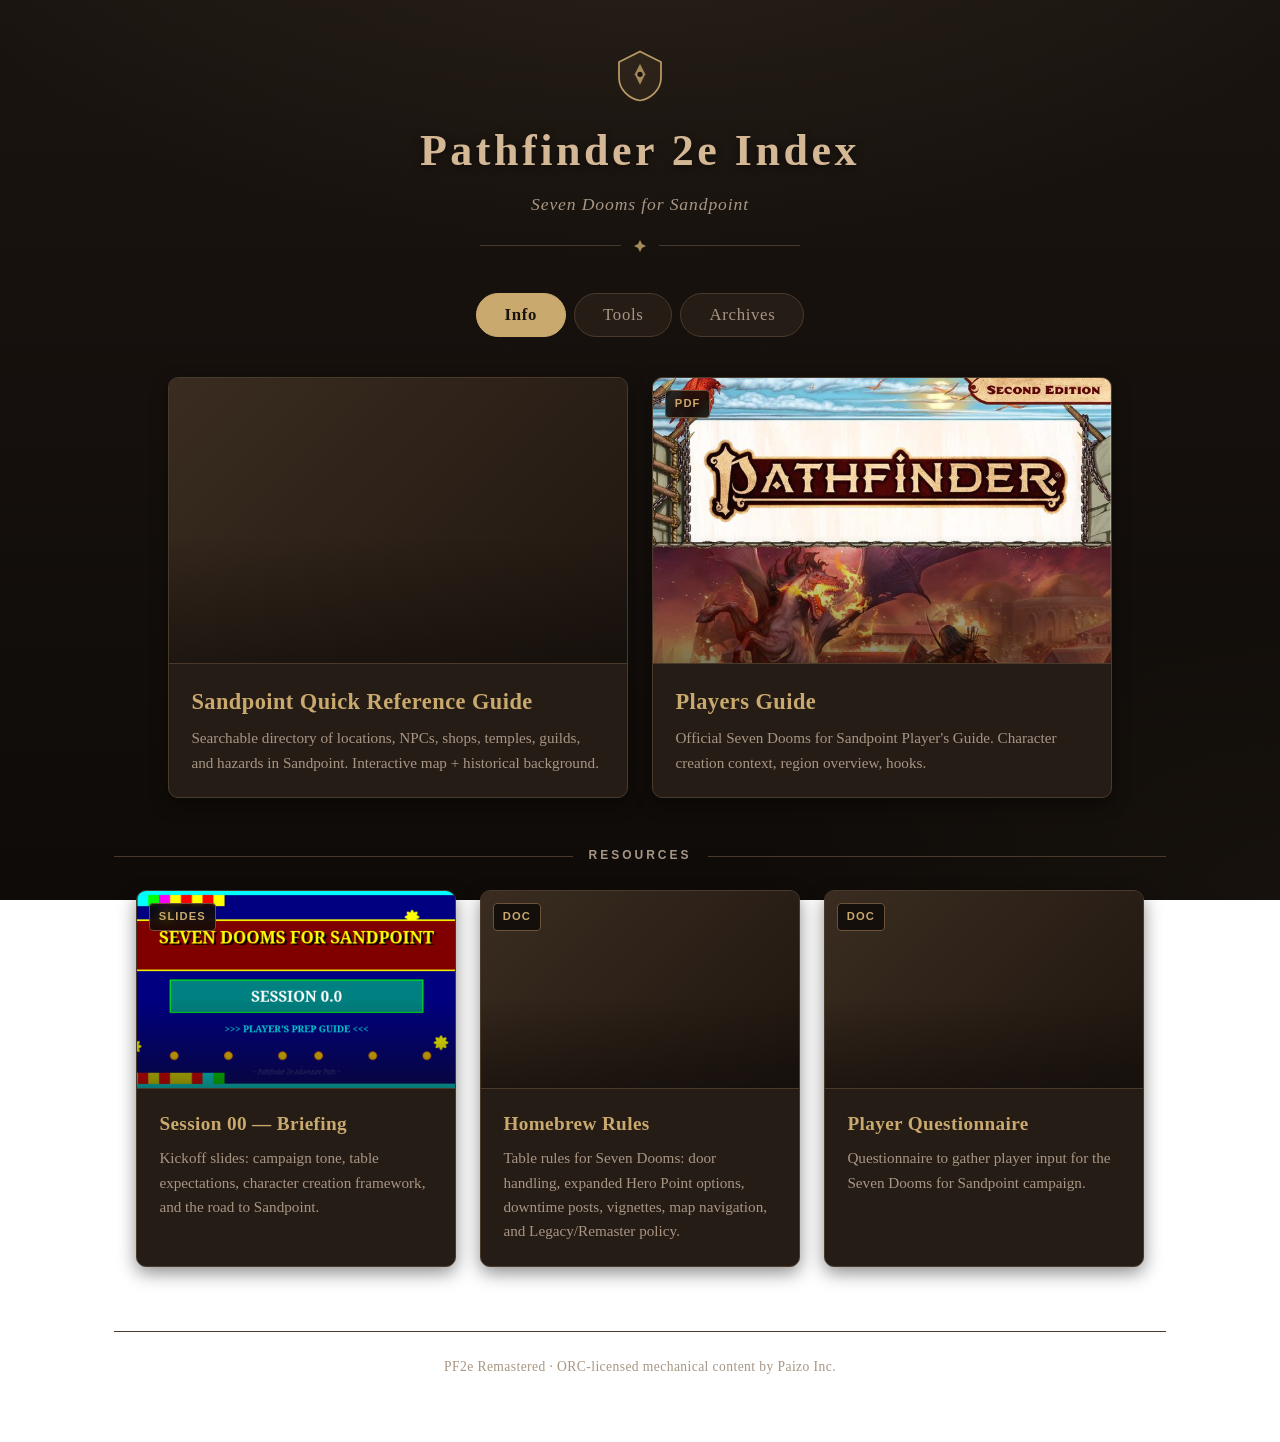
<file: index.html>
<!DOCTYPE html>
<html lang="en">
<head>
<meta charset="UTF-8">
<meta name="viewport" content="width=device-width, initial-scale=1.0">
<title>Pathfinder 2e Index</title>
<style>
  :root {
    --bg: #1a1410;
    --bg-2: #0f0b08;
    --panel: #261c16;
    --panel-2: #2f2319;
    --border: #4a3a2c;
    --border-strong: #6b5238;
    --text: #e8dcc8;
    --muted: #a89684;
    --accent: #c9a96e;
    --accent-hover: #e6c789;
    --heading: #d4b896;
    --shadow: 0 6px 18px rgba(0,0,0,0.45);
    --shadow-hover: 0 14px 32px rgba(0,0,0,0.6), 0 0 0 1px var(--accent);
  }
  * { box-sizing: border-box; }
  html, body { height: 100%; }
  body {
    margin: 0;
    font-family: Georgia, "Times New Roman", serif;
    color: var(--text);
    line-height: 1.6;
    background:
      radial-gradient(1200px 600px at 50% -100px, rgba(201,169,110,0.08), transparent 60%),
      radial-gradient(900px 500px at 100% 100%, rgba(201,169,110,0.04), transparent 60%),
      linear-gradient(180deg, var(--bg) 0%, var(--bg-2) 100%);
    background-attachment: fixed;
    min-height: 100vh;
  }
  .container {
    max-width: 1100px;
    margin: 0 auto;
    padding: 3rem 1.5rem 4rem;
  }
  header {
    text-align: center;
    margin-bottom: 2.5rem;
  }
  .crest {
    width: 56px;
    height: 56px;
    margin: 0 auto 0.75rem;
    display: block;
    opacity: 0.9;
  }
  h1 {
    font-size: 2.75rem;
    margin: 0 0 0.25rem;
    color: var(--heading);
    letter-spacing: 0.08em;
    text-shadow: 0 2px 8px rgba(0,0,0,0.5);
  }
  .subtitle {
    color: var(--muted);
    font-style: italic;
    font-size: 1.1rem;
    letter-spacing: 0.05em;
    margin: 0;
  }
  .rule {
    display: flex;
    align-items: center;
    gap: 0.75rem;
    color: var(--border-strong);
    margin: 1.25rem auto 2rem;
    max-width: 320px;
  }
  .rule::before, .rule::after {
    content: "";
    flex: 1;
    border-top: 1px solid var(--border);
  }
  .rule svg { opacity: 0.8; }

  .tabs {
    display: flex;
    gap: 0.5rem;
    justify-content: center;
    margin-bottom: 2.5rem;
  }
  .tab {
    background: var(--panel);
    border: 1px solid var(--border);
    color: var(--muted);
    font-family: inherit;
    font-size: 1.05rem;
    padding: 0.7rem 1.75rem;
    cursor: pointer;
    border-radius: 999px;
    letter-spacing: 0.04em;
    transition: color 0.15s, background 0.15s, border-color 0.15s, transform 0.15s;
  }
  .tab:hover {
    color: var(--accent-hover);
    transform: translateY(-1px);
  }
  .tab.active {
    color: var(--bg);
    background: var(--accent);
    border-color: var(--accent);
    font-weight: bold;
  }

  .panel { display: none; animation: fade 0.25s ease; }
  .panel.active { display: block; }

  .section-label {
    display: flex;
    align-items: center;
    gap: 1rem;
    color: var(--muted);
    font-size: 0.75rem;
    letter-spacing: 0.25em;
    text-transform: uppercase;
    margin: 3rem 0 1.5rem;
    font-family: -apple-system, BlinkMacSystemFont, "Segoe UI", sans-serif;
    font-weight: bold;
  }
  .section-label::before,
  .section-label::after {
    content: "";
    flex: 1;
    border-top: 1px solid var(--border);
  }
  @keyframes fade {
    from { opacity: 0; transform: translateY(4px); }
    to   { opacity: 1; transform: translateY(0); }
  }

  /* Flex layout (not grid) so a lone orphan card on the last row centers
     naturally via justify-content rather than left-aligning. Full rows of
     equally-sized cards look identical because the leftover space is zero. */
  .grid {
    display: flex;
    flex-wrap: wrap;
    gap: 1.5rem;
    justify-content: center;
  }
  .grid .card {
    flex: 0 1 320px;
    max-width: 100%;
  }
  .grid.featured .card {
    flex: 0 1 460px;
  }

  .card {
    position: relative;
    display: block;
    background: var(--panel);
    border: 1px solid var(--border);
    border-radius: 10px;
    overflow: hidden;
    text-decoration: none;
    color: inherit;
    box-shadow: var(--shadow);
    transition: transform 0.2s, box-shadow 0.2s, border-color 0.2s;
  }
  .card:hover {
    transform: translateY(-4px);
    box-shadow: var(--shadow-hover);
    border-color: var(--accent);
  }
  .card:focus-visible {
    outline: 2px solid var(--accent-hover);
    outline-offset: 3px;
  }

  .thumb {
    position: relative;
    width: 100%;
    aspect-ratio: 16 / 10;
    background: linear-gradient(135deg, #3a2c20 0%, #1f1610 100%);
    overflow: hidden;
    border-bottom: 1px solid var(--border);
  }
  .thumb img {
    width: 100%;
    height: 100%;
    object-fit: cover;
    object-position: top center;
    display: block;
    opacity: 0;
    transition: opacity 0.4s ease;
  }
  .thumb img.loaded { opacity: 1; }
  .thumb::after {
    content: "";
    position: absolute;
    inset: 0;
    background: linear-gradient(180deg, transparent 55%, rgba(15,11,8,0.55) 100%);
    pointer-events: none;
  }
  .thumb.placeholder {
    display: grid;
    place-items: center;
    background:
      repeating-linear-gradient(45deg, rgba(201,169,110,0.04) 0 12px, transparent 12px 24px),
      linear-gradient(135deg, #3a2c20 0%, #1f1610 100%);
  }

  .body {
    padding: 1.25rem 1.4rem 1.4rem;
  }
  .card .title {
    color: var(--accent);
    font-size: 1.2rem;
    font-weight: bold;
    margin: 0 0 0.4rem;
    letter-spacing: 0.02em;
    transition: color 0.15s;
  }
  .card.primary .title { font-size: 1.4rem; }
  .card:hover .title { color: var(--accent-hover); }
  .card .desc {
    margin: 0;
    color: var(--muted);
    font-size: 0.95rem;
  }
  .tag {
    position: absolute;
    top: 0.75rem;
    left: 0.75rem;
    background: rgba(15,11,8,0.85);
    color: var(--accent);
    font-size: 0.7rem;
    letter-spacing: 0.1em;
    text-transform: uppercase;
    padding: 0.25rem 0.55rem;
    border-radius: 4px;
    border: 1px solid var(--border-strong);
    backdrop-filter: blur(4px);
    font-family: -apple-system, BlinkMacSystemFont, "Segoe UI", sans-serif;
    font-weight: bold;
  }

  /* Viewer modal */
  dialog.viewer {
    width: min(96vw, 1400px);
    height: 94vh;
    max-width: none;
    max-height: none;
    padding: 0;
    border: 1px solid var(--accent);
    border-radius: 10px;
    background: var(--panel);
    color: var(--text);
    box-shadow: 0 30px 60px rgba(0,0,0,0.8);
    overflow: hidden;
  }
  dialog.viewer::backdrop {
    background: rgba(8,5,3,0.78);
    backdrop-filter: blur(3px);
  }
  .viewer-head {
    display: flex;
    align-items: center;
    justify-content: space-between;
    padding: 0.75rem 1rem;
    background: var(--bg);
    border-bottom: 1px solid var(--border);
  }
  .viewer-head h2 {
    margin: 0;
    font-size: 1.05rem;
    color: var(--heading);
    letter-spacing: 0.04em;
  }
  .viewer-actions { display: flex; gap: 0.5rem; align-items: center; }
  .viewer-actions a, .viewer-actions button {
    background: transparent;
    color: var(--muted);
    border: 1px solid var(--border);
    border-radius: 4px;
    padding: 0.35rem 0.75rem;
    font-family: inherit;
    font-size: 0.85rem;
    cursor: pointer;
    text-decoration: none;
    transition: color 0.15s, border-color 0.15s;
  }
  .viewer-actions a:hover, .viewer-actions button:hover {
    color: var(--accent-hover);
    border-color: var(--accent);
  }
  .viewer-body {
    position: relative;
    width: 100%;
    height: calc(100% - 56px);
    background: #111;
  }
  .viewer-body iframe {
    width: 100%;
    height: 100%;
    border: 0;
    display: block;
  }
  .viewer-body #pptx-target {
    width: 100%;
    height: 100%;
    overflow: auto;
    padding: 1rem;
    background: #1a1410;
  }
  /* PPTXjs renders slides with inline white backgrounds — tone the chrome down */
  .viewer-body .pptx-wrapper { margin: 0 auto; }
  .viewer-fallback {
    padding: 2rem;
    color: var(--muted);
    text-align: center;
    line-height: 1.7;
  }
  .viewer-fallback code {
    color: var(--accent);
    background: var(--bg);
    padding: 0.1rem 0.4rem;
    border-radius: 3px;
    font-size: 0.9em;
  }
  .viewer-fallback a { color: var(--accent); }
  .viewer-loading {
    position: absolute;
    inset: 0;
    display: grid;
    place-items: center;
    color: var(--muted);
    font-style: italic;
    pointer-events: none;
    z-index: 1;
  }

  footer {
    text-align: center;
    color: var(--muted);
    font-size: 0.85rem;
    margin-top: 4rem;
    padding-top: 1.5rem;
    border-top: 1px solid var(--border);
    letter-spacing: 0.03em;
  }

  @media (max-width: 600px) {
    h1 { font-size: 2rem; }
    .container { padding: 2rem 1rem 3rem; }
    .grid.featured { grid-template-columns: 1fr; }
  }
</style>
</head>
<body>
<div class="container">

  <header>
    <svg class="crest" viewBox="0 0 64 64" fill="none" xmlns="http://www.w3.org/2000/svg" aria-hidden="true">
      <path d="M32 4 L56 16 L56 34 C56 48 44 58 32 60 C20 58 8 48 8 34 L8 16 Z"
            stroke="#c9a96e" stroke-width="2" fill="rgba(201,169,110,0.08)"/>
      <path d="M32 18 L38 30 L32 42 L26 30 Z" fill="#c9a96e" opacity="0.85"/>
      <circle cx="32" cy="30" r="3" fill="#1a1410"/>
    </svg>
    <h1>Pathfinder 2e Index</h1>
    <p class="subtitle">Seven Dooms for Sandpoint</p>
    <div class="rule" aria-hidden="true">
      <svg width="14" height="14" viewBox="0 0 14 14"><path d="M7 1 L9 5 L13 7 L9 9 L7 13 L5 9 L1 7 L5 5 Z" fill="#c9a96e"/></svg>
    </div>
  </header>

  <nav class="tabs" role="tablist">
    <button class="tab active" role="tab" aria-selected="true" aria-controls="panel-info" data-target="panel-info">Info</button>
    <button class="tab" role="tab" aria-selected="false" aria-controls="panel-tools" data-target="panel-tools">Tools</button>
    <button class="tab" role="tab" aria-selected="false" aria-controls="panel-archives" data-target="panel-archives">Archives</button>
  </nav>

  <section id="panel-info" class="panel active" role="tabpanel">
    <div class="grid featured">

      <a class="card primary" href="sandpoint-guide.html" target="_blank" rel="noopener" title="sandpoint-guide.html">
        <div class="thumb">
          <img data-src="https://s.wordpress.com/mshots/v1/https%3A%2F%2Fplasticmacaroni.github.io%2Fguide-to-sandpoint%2Fsandpoint-guide.html%3Fv%3D2?w=900&h=560" alt="">
        </div>
        <div class="body">
          <h3 class="title">Sandpoint Quick Reference Guide</h3>
          <p class="desc">Searchable directory of locations, NPCs, shops, temples, guilds, and hazards in Sandpoint. Interactive map + historical background.</p>
        </div>
      </a>

      <a class="card primary" href="SevenDoomsforSandpoint_PlayersGuide.pdf" target="_blank" rel="noopener" data-viewer="pdf" data-title="Players Guide" title="SevenDoomsforSandpoint_PlayersGuide.pdf">
        <div class="thumb">
          <span class="tag">PDF</span>
          <img src="thumb-players-guide.jpg" alt="" loading="lazy" onload="this.classList.add('loaded')">
        </div>
        <div class="body">
          <h3 class="title">Players Guide</h3>
          <p class="desc">Official Seven Dooms for Sandpoint Player's Guide. Character creation context, region overview, hooks.</p>
        </div>
      </a>

    </div>

    <div class="section-label">Resources</div>

    <div class="grid">

      <a class="card" href="SevenDooms_Session00.pptx" target="_blank" rel="noopener" data-viewer="pptx" data-title="Session 00 — Briefing" title="SevenDooms_Session00.pptx">
        <div class="thumb">
          <span class="tag">Slides</span>
          <img src="thumb-session-00.png" alt="" loading="lazy" onload="this.classList.add('loaded')">
        </div>
        <div class="body">
          <h3 class="title">Session 00 — Briefing</h3>
          <p class="desc">Kickoff slides: campaign tone, table expectations, character creation framework, and the road to Sandpoint.</p>
        </div>
      </a>

      <a class="card" href="https://docs.google.com/document/d/1DE8N2_E5cNFdRPd3-ZAWFUc6EbTLV_6ax7RFhSIR4eI/edit" target="_blank" rel="noopener" title="Homebrew Rules (Google Doc)">
        <div class="thumb">
          <span class="tag">Doc</span>
          <img data-src="https://s.wordpress.com/mshots/v1/https%3A%2F%2Fdocs.google.com%2Fdocument%2Fd%2F1DE8N2_E5cNFdRPd3-ZAWFUc6EbTLV_6ax7RFhSIR4eI%2Fpreview?w=900&h=560" alt="">
        </div>
        <div class="body">
          <h3 class="title">Homebrew Rules</h3>
          <p class="desc">Table rules for Seven Dooms: door handling, expanded Hero Point options, downtime posts, vignettes, map navigation, and Legacy/Remaster policy.</p>
        </div>
      </a>

      <a class="card" href="https://docs.google.com/document/d/1kGtpD4flnvN_Q12NoGcXjf2IPzYPnpyvVAeElF3BE8Q/edit" target="_blank" rel="noopener" title="Player Questionnaire (Google Doc)">
        <div class="thumb">
          <span class="tag">Doc</span>
          <img data-src="https://s.wordpress.com/mshots/v1/https%3A%2F%2Fdocs.google.com%2Fdocument%2Fd%2F1kGtpD4flnvN_Q12NoGcXjf2IPzYPnpyvVAeElF3BE8Q%2Fpreview?w=900&h=560" alt="">
        </div>
        <div class="body">
          <h3 class="title">Player Questionnaire</h3>
          <p class="desc">Questionnaire to gather player input for the Seven Dooms for Sandpoint campaign.</p>
        </div>
      </a>

    </div>
  </section>

  <section id="panel-tools" class="panel" role="tabpanel">
    <div class="grid">

      <a class="card" href="https://plasticmacaroni.github.io/pathbuilder-viewer/" target="_blank" rel="noopener" title="https://plasticmacaroni.github.io/pathbuilder-viewer/">
        <div class="thumb">
          <img data-src="https://s.wordpress.com/mshots/v1/https%3A%2F%2Fplasticmacaroni.github.io%2Fpathbuilder-viewer%2F?w=900&h=560" alt="">
        </div>
        <div class="body">
          <h3 class="title">Pathbuilder Viewer</h3>
          <p class="desc">Import Pathbuilder JSON exports to compare party stats side-by-side. Highlights highest values, surfaces composition warnings and party tips.</p>
        </div>
      </a>

      <a class="card" href="https://plasticmacaroni.github.io/feat-planner/" target="_blank" rel="noopener" title="https://plasticmacaroni.github.io/feat-planner/">
        <div class="thumb">
          <img data-src="https://s.wordpress.com/mshots/v1/https%3A%2F%2Fplasticmacaroni.github.io%2Ffeat-planner%2F?w=900&h=560" alt="">
        </div>
        <div class="body">
          <h3 class="title">Feat Planner</h3>
          <p class="desc">Plan feat chains and visualize prerequisite trees for PF2e characters.</p>
        </div>
      </a>

      <a class="card" href="https://plasticmacaroni.github.io/alchemical-item-sorter/" target="_blank" rel="noopener" title="https://plasticmacaroni.github.io/alchemical-item-sorter/">
        <div class="thumb">
          <img data-src="https://s.wordpress.com/mshots/v1/https%3A%2F%2Fplasticmacaroni.github.io%2Falchemical-item-sorter%2F?w=900&h=560" alt="">
        </div>
        <div class="body">
          <h3 class="title">Alchemical Item Sorter</h3>
          <p class="desc">Sort and track alchemical items for PF2e alchemists.</p>
        </div>
      </a>

    </div>
  </section>

  <section id="panel-archives" class="panel" role="tabpanel">

    <div class="section-label">Season of Ghosts</div>

    <div class="grid">

      <a class="card" href="archives/season-of-ghosts/index.html" target="_blank" rel="noopener" title="Season of Ghosts — A Chronicle of Willowshore">
        <div class="thumb">
          <span class="tag">Chronicle</span>
          <img data-src="https://s.wordpress.com/mshots/v1/https%3A%2F%2Fplasticmacaroni.github.io%2Fguide-to-sandpoint%2Farchives%2Fseason-of-ghosts%2F?w=900&h=560" alt="">
        </div>
        <div class="body">
          <h3 class="title">A Chronicle of Willowshore</h3>
          <p class="desc">An illustrated, scroll-driven retelling of the Season of Ghosts campaign — from the Reenactment Festival to the sealing of Kugaptee, with each character's epilogue. 43 sessions, June 2025 – May 2026.</p>
        </div>
      </a>

    </div>
  </section>

  <footer>
    PF2e Remastered · ORC-licensed mechanical content by Paizo Inc.
  </footer>

</div>

<!-- PPTX / document viewer modal -->
<dialog id="viewer" class="viewer" aria-labelledby="viewer-title">
  <div class="viewer-head">
    <h2 id="viewer-title">Document</h2>
    <div class="viewer-actions">
      <a id="viewer-download" href="#" download>Download</a>
      <a id="viewer-open" href="#" target="_blank" rel="noopener">Open in new tab</a>
      <button type="button" id="viewer-close" aria-label="Close">Close ✕</button>
    </div>
  </div>
  <div class="viewer-body" id="viewer-body"></div>
</dialog>

<script>
  // ---- Tabs ----
  const tabs = document.querySelectorAll('.tab');
  const panels = document.querySelectorAll('.panel');
  tabs.forEach(tab => {
    tab.addEventListener('click', () => {
      const target = tab.dataset.target;
      tabs.forEach(t => {
        const active = t === tab;
        t.classList.toggle('active', active);
        t.setAttribute('aria-selected', active);
      });
      panels.forEach(p => p.classList.toggle('active', p.id === target));
      loadVisible();
    });
  });

  // ---- Lazy screenshot loader (mshots returns placeholder until ready; retry) ----
  function loadVisible() {
    document.querySelectorAll('.panel.active img[data-src]').forEach(img => {
      if (img.dataset.loading) return;
      img.dataset.loading = '1';
      attemptLoad(img, img.dataset.src, 0);
    });
  }
  function attemptLoad(img, src, tries) {
    const probe = new Image();
    probe.onload = () => {
      if (probe.naturalWidth < 500 && tries < 6) {
        setTimeout(() => attemptLoad(img, src, tries + 1), 1500 + tries * 1000);
        return;
      }
      img.src = src;
      img.classList.add('loaded');
      img.removeAttribute('data-src');
    };
    probe.onerror = () => {
      if (tries < 4) setTimeout(() => attemptLoad(img, src, tries + 1), 1500 + tries * 1000);
    };
    probe.src = src + (tries ? `&_=${Date.now()}` : '');
  }
  loadVisible();

  // ---- PPTX viewer (PPTXjs — meshesha/PPTXjs, MIT, pure client-side) ----
  const dlg = document.getElementById('viewer');
  const dlgTitle = document.getElementById('viewer-title');
  const dlgBody = document.getElementById('viewer-body');
  const dlgDownload = document.getElementById('viewer-download');
  const dlgOpen = document.getElementById('viewer-open');
  document.getElementById('viewer-close').addEventListener('click', () => dlg.close());
  dlg.addEventListener('click', (e) => { if (e.target === dlg) dlg.close(); });

  document.querySelectorAll('a.card[data-viewer]').forEach(card => {
    card.addEventListener('click', (e) => {
      if (e.metaKey || e.ctrlKey || e.shiftKey || e.altKey || e.button === 1) return;
      e.preventDefault();
      const kind = card.dataset.viewer;
      const href = card.getAttribute('href');
      const title = card.dataset.title || 'Document';
      if (kind === 'pdf') openPdf(href, title);
      else if (kind === 'pptx') openPptx(href, title);
    });
  });

  function openPdf(relPath, title) {
    dlgTitle.textContent = title;
    dlgDownload.href = relPath;
    dlgDownload.setAttribute('download', relPath.split('/').pop());
    dlgOpen.href = relPath;
    // Browsers render PDFs inline via their built-in viewer; no library needed.
    // #toolbar=1 keeps Chrome/Firefox controls visible.
    dlgBody.innerHTML = `<iframe src="${relPath}#view=FitH" title="${title}"></iframe>`;
    if (typeof dlg.showModal === 'function') dlg.showModal(); else dlg.setAttribute('open','');
  }

  // Lazy-load PPTXjs and its deps from jsDelivr only when first opened.
  // Scripts must load sequentially (jQuery → jszip → filereader → d3 → nv.d3 → pptxjs → divs2slides).
  let pptxjsReady = null;
  function loadPptxjs() {
    if (pptxjsReady) return pptxjsReady;
    const base = 'https://cdn.jsdelivr.net/gh/meshesha/PPTXjs@master';
    const css = document.createElement('link');
    css.rel = 'stylesheet';
    css.href = base + '/css/pptxjs.css';
    document.head.appendChild(css);
    const order = [
      '/js/jquery-1.11.3.min.js',
      '/js/jszip.min.js',
      '/js/filereader.js',
      '/js/d3.min.js',
      '/js/nv.d3.min.js',
      '/js/pptxjs.js',
      '/js/divs2slides.js',
    ];
    pptxjsReady = order.reduce(
      (p, path) => p.then(() => loadScript(base + path)),
      Promise.resolve()
    );
    return pptxjsReady;
  }
  function loadScript(src) {
    return new Promise((resolve, reject) => {
      const s = document.createElement('script');
      s.src = src;
      s.onload = resolve;
      s.onerror = () => reject(new Error('Failed: ' + src));
      document.head.appendChild(s);
    });
  }

  function openPptx(relPath, title) {
    dlgTitle.textContent = title;
    dlgDownload.href = relPath;
    dlgDownload.setAttribute('download', relPath.split('/').pop());
    dlgOpen.href = relPath;
    dlgBody.innerHTML = '<div class="viewer-loading">Loading slide renderer…</div>';
    if (typeof dlg.showModal === 'function') dlg.showModal(); else dlg.setAttribute('open','');

    // PPTXjs fetches the .pptx via XHR, which is blocked under file:// in most browsers.
    if (location.protocol === 'file:') {
      dlgBody.innerHTML = `
        <div class="viewer-fallback">
          <p><strong>In-browser rendering needs an HTTP server (browsers block <code>file://</code> XHR).</strong></p>
          <p>Run <code>python3 -m http.server</code> in the repo and open <code>http://localhost:8000</code>,
          or just deploy — GitHub Pages works out of the box.</p>
          <p><a href="${relPath}" download>Download the file</a> · <a href="${relPath}" target="_blank">Open directly</a></p>
        </div>`;
      return;
    }

    loadPptxjs()
      .then(() => {
        dlgBody.innerHTML = '<div id="pptx-target"></div><div class="viewer-loading">Rendering slides…</div>';
        const $target = window.jQuery('#pptx-target');
        $target.pptxToHtml({
          pptxFileUrl: relPath,
          slidesScale: 'fit',
          slideMode: true,
          keyBoardShortCut: true,
        });
        // Strip the "Loading…" overlay once PPTXjs writes slide content.
        const obs = new MutationObserver(() => {
          if ($target.find('.slide').length) {
            const overlay = dlgBody.querySelector('.viewer-loading');
            if (overlay) overlay.remove();
            obs.disconnect();
          }
        });
        obs.observe($target[0], { childList: true, subtree: true });
      })
      .catch(err => {
        console.error(err);
        dlgBody.innerHTML = `
          <div class="viewer-fallback">
            <p>Couldn't load the PPTXjs renderer from jsDelivr.</p>
            <p><a href="${relPath}" download>Download the slides</a> instead.</p>
          </div>`;
      });
  }
</script>

</body>
</html>
</file>
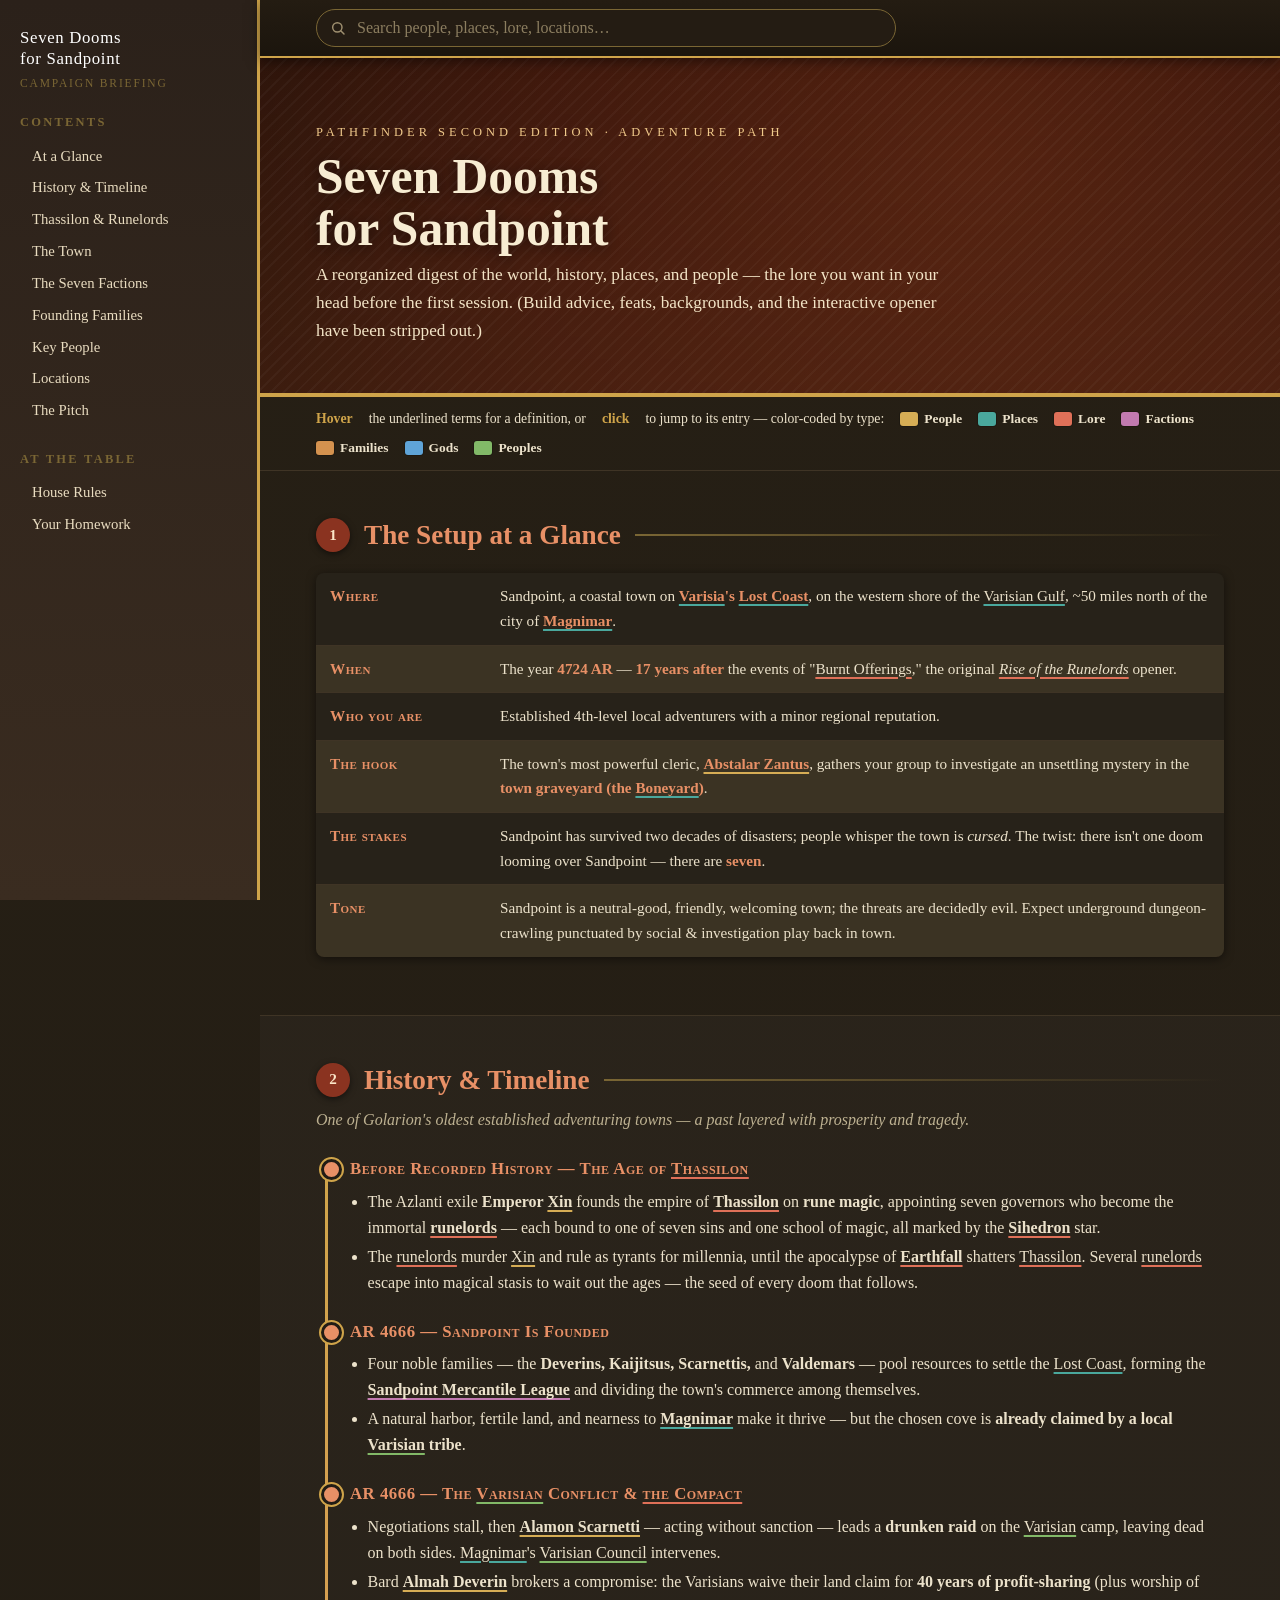
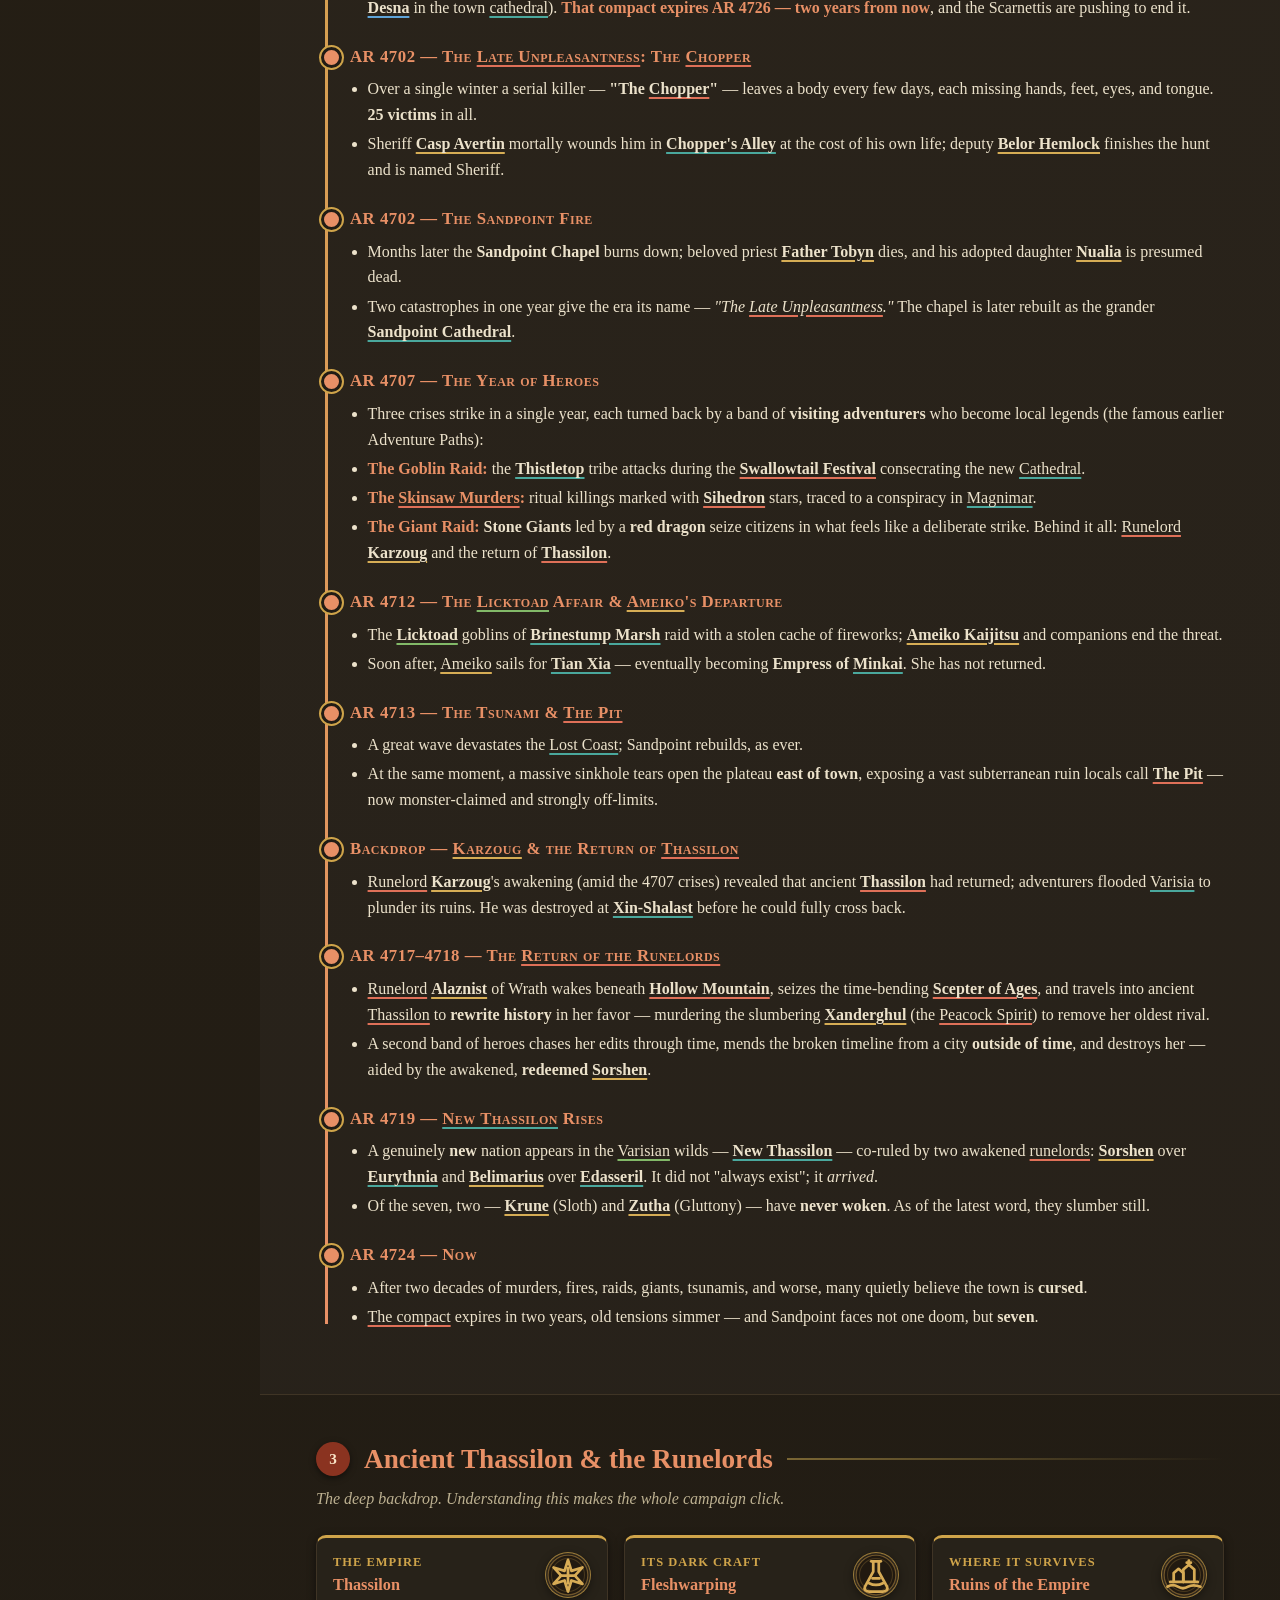
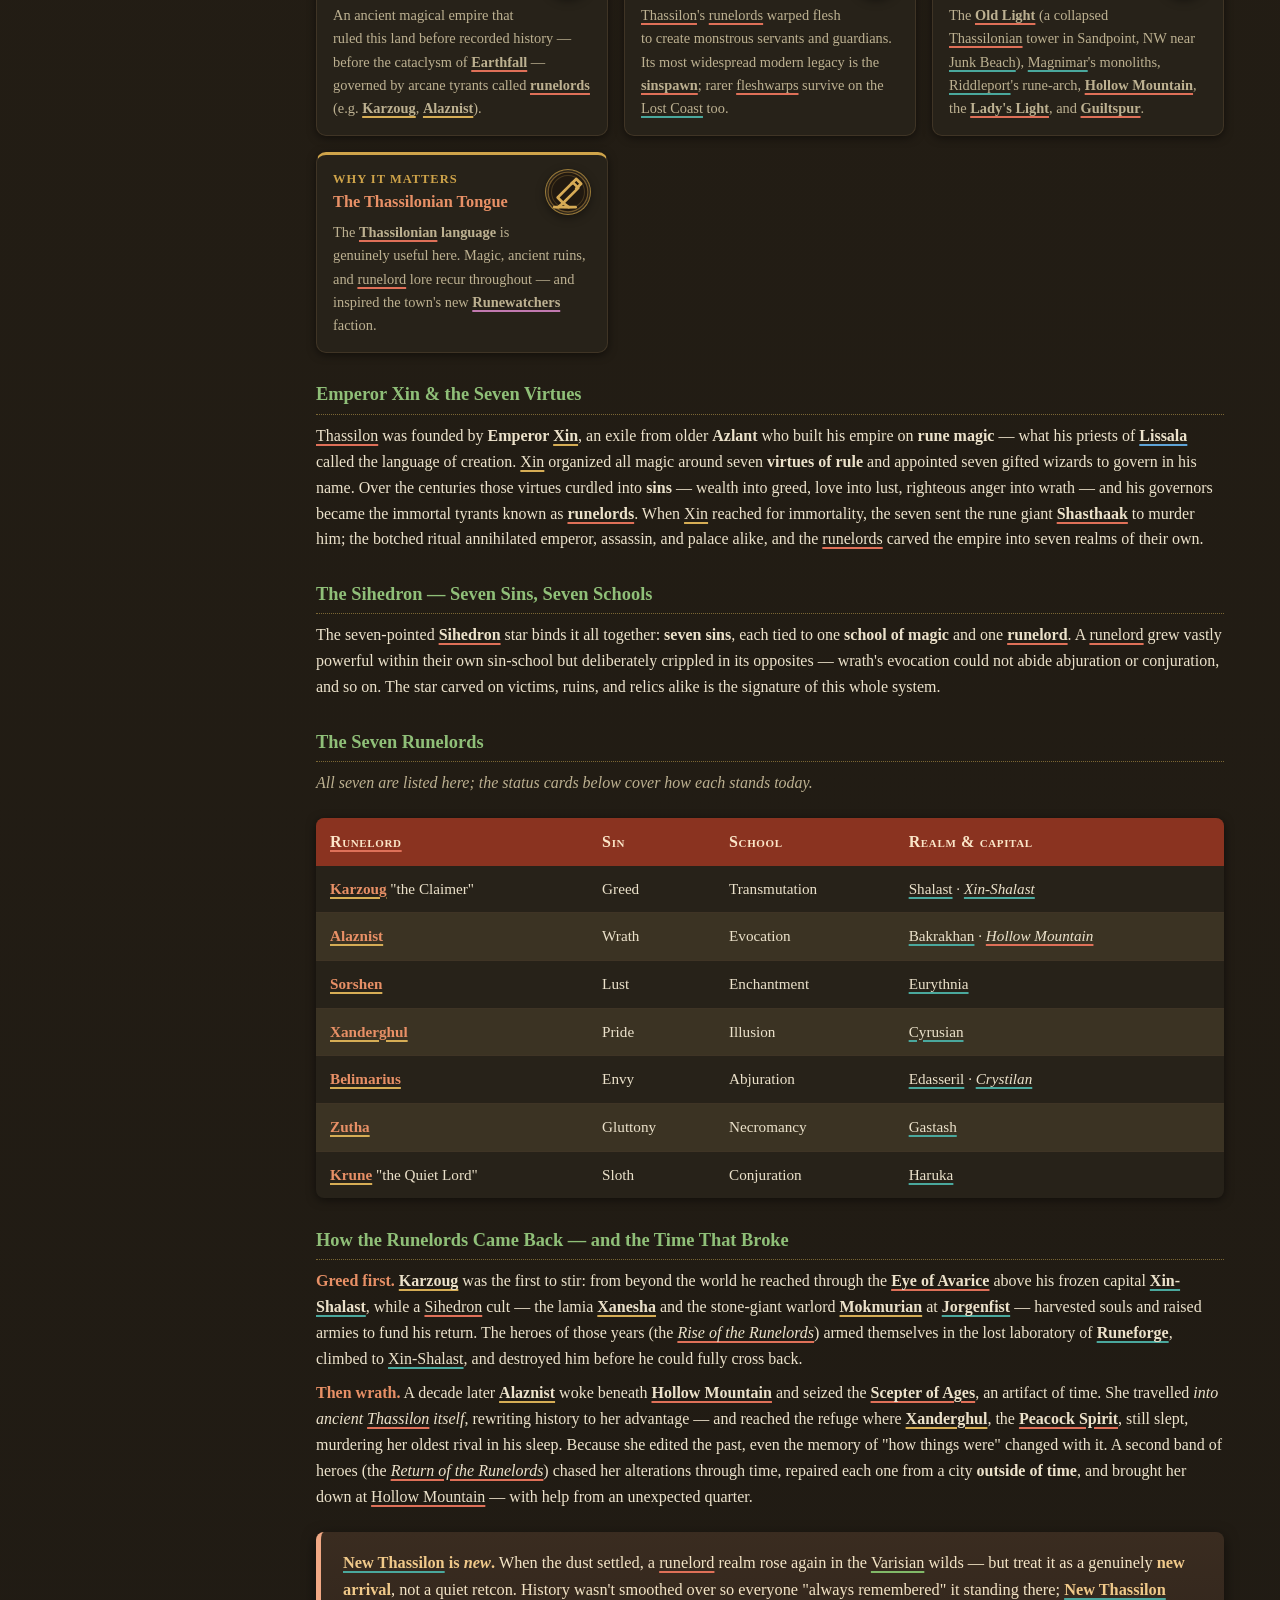
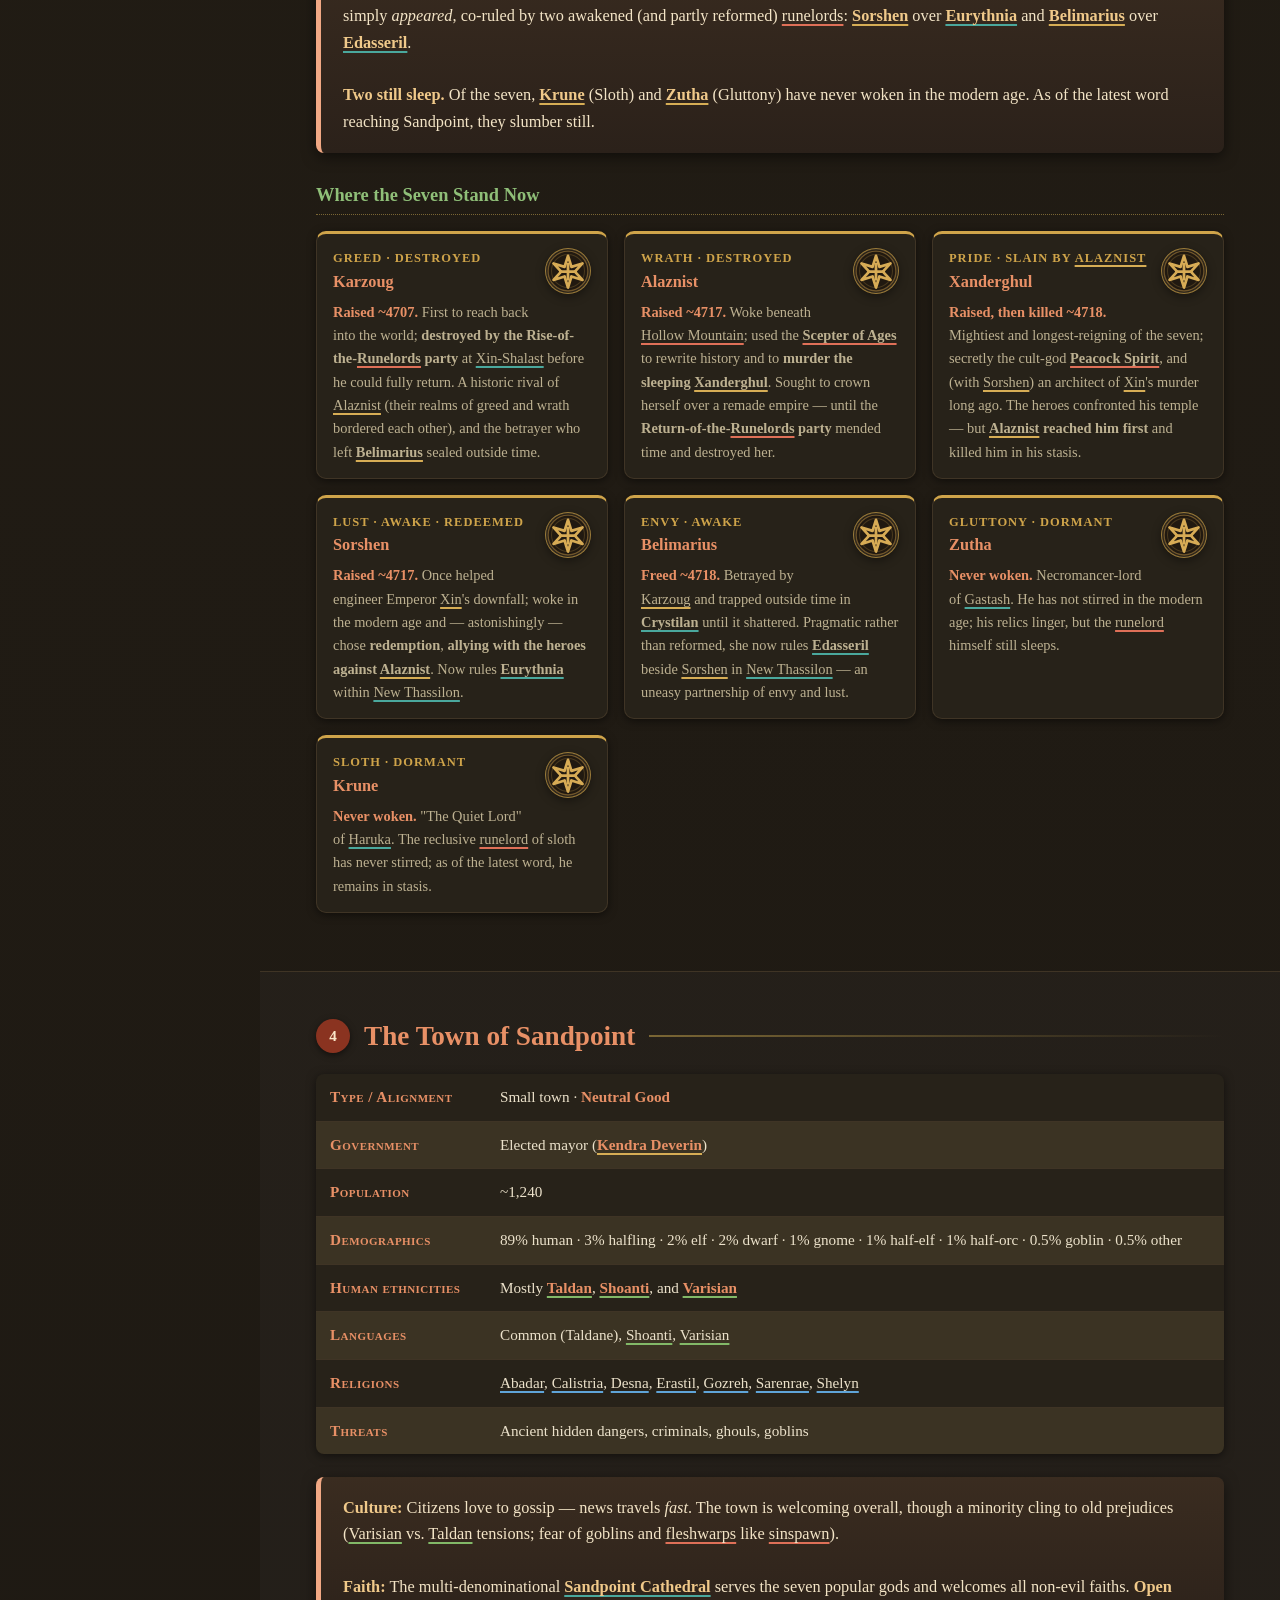
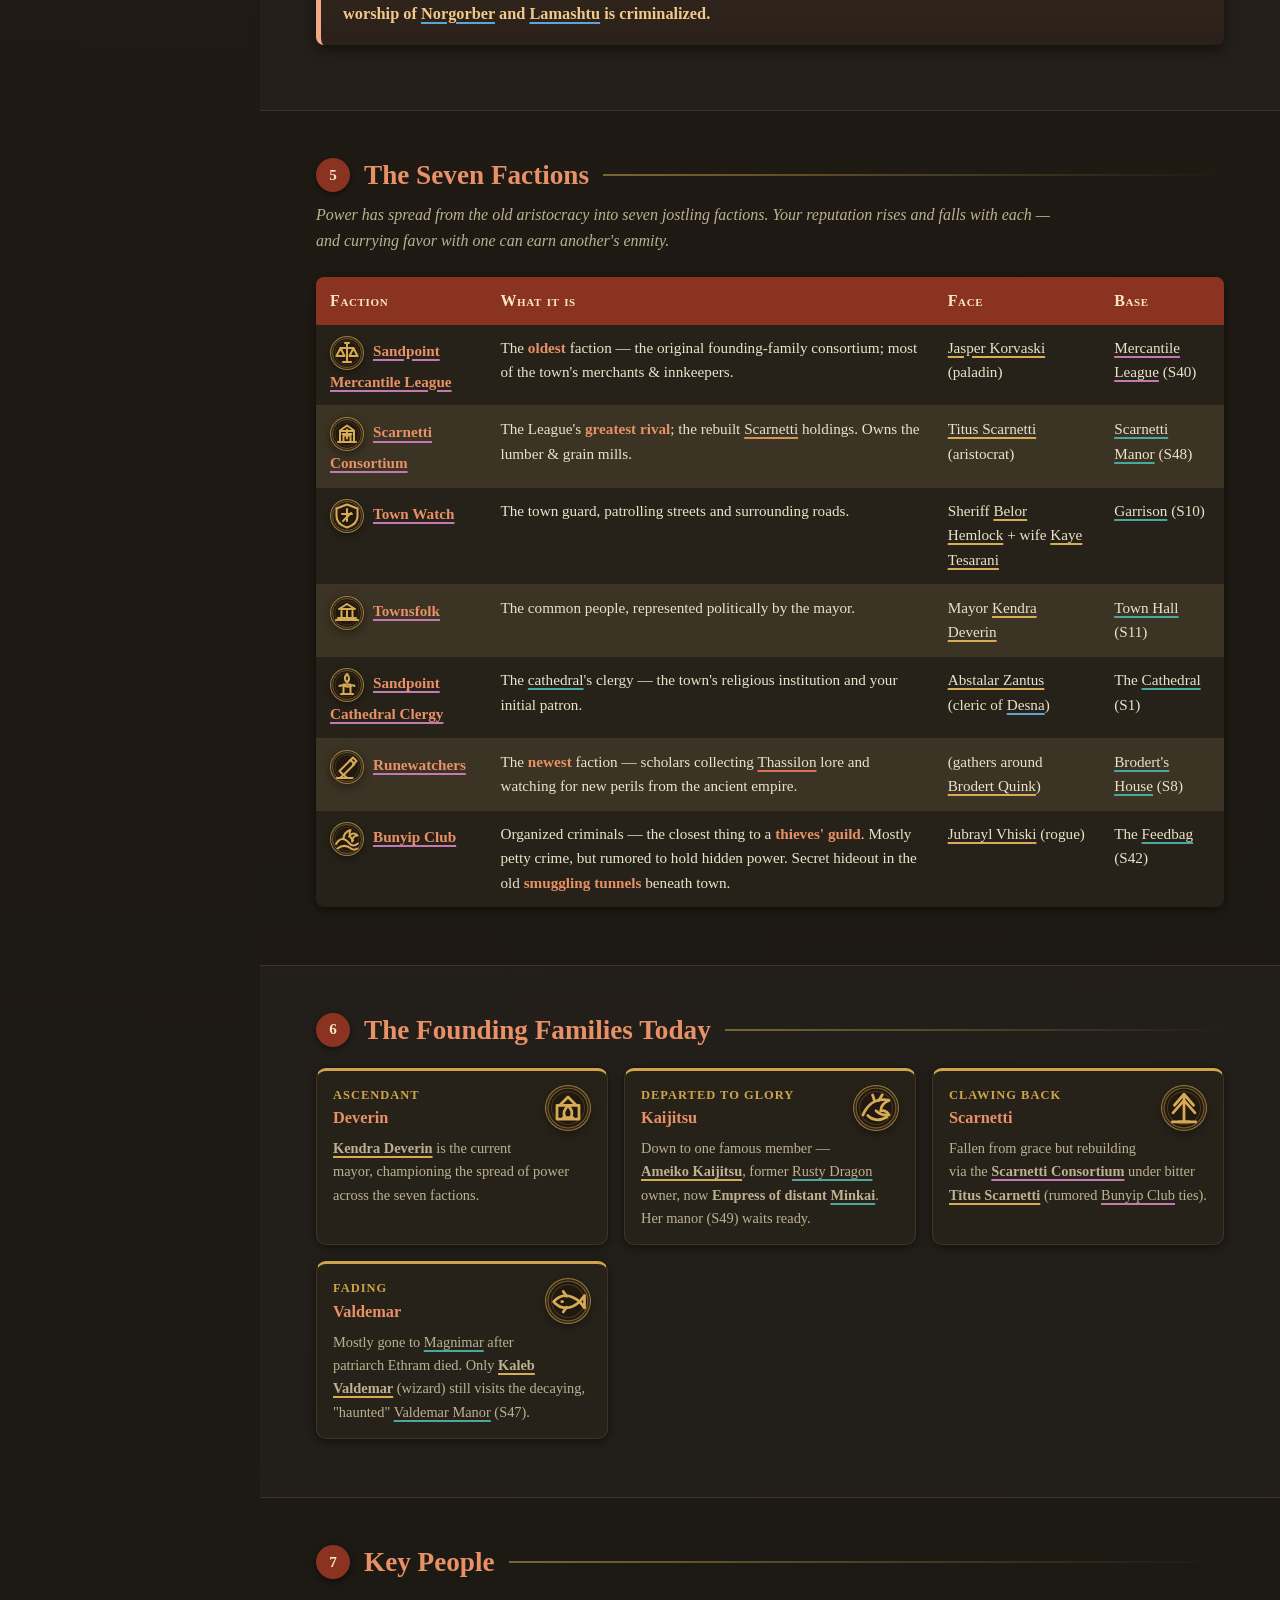
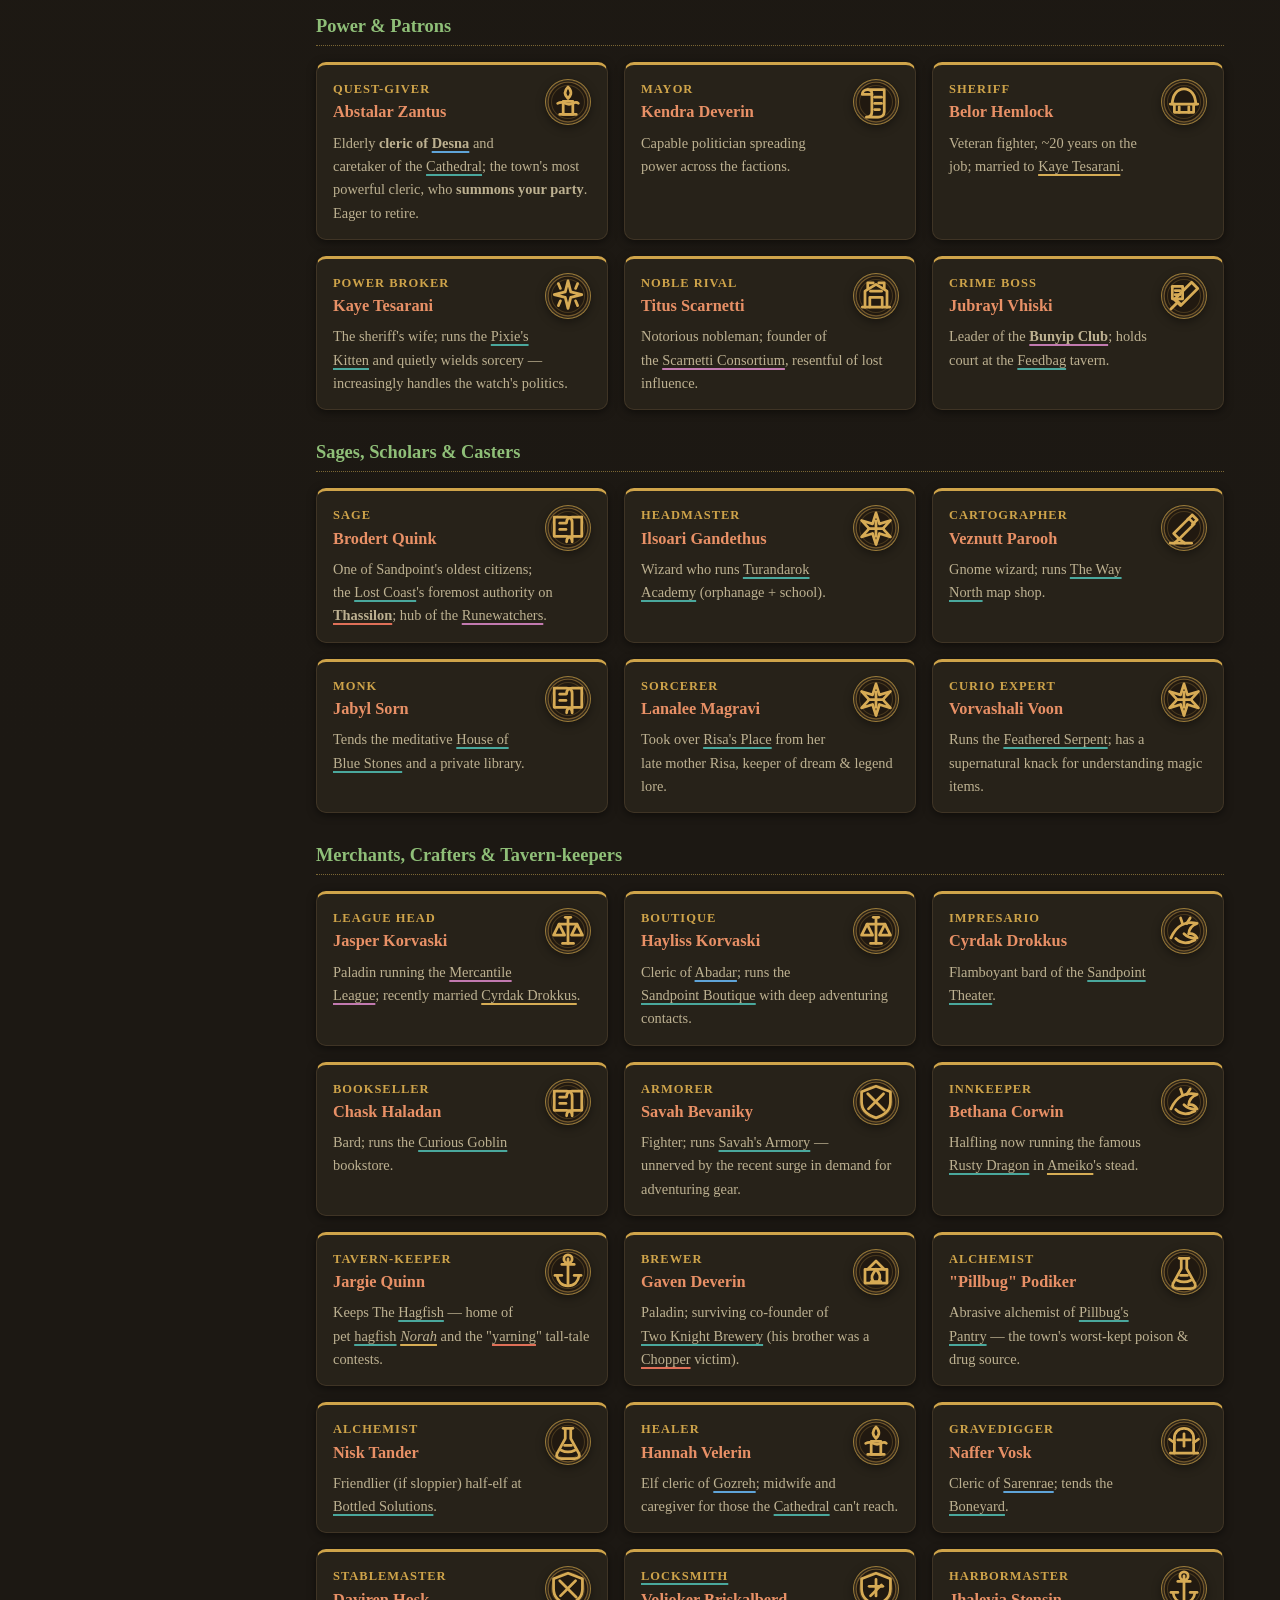
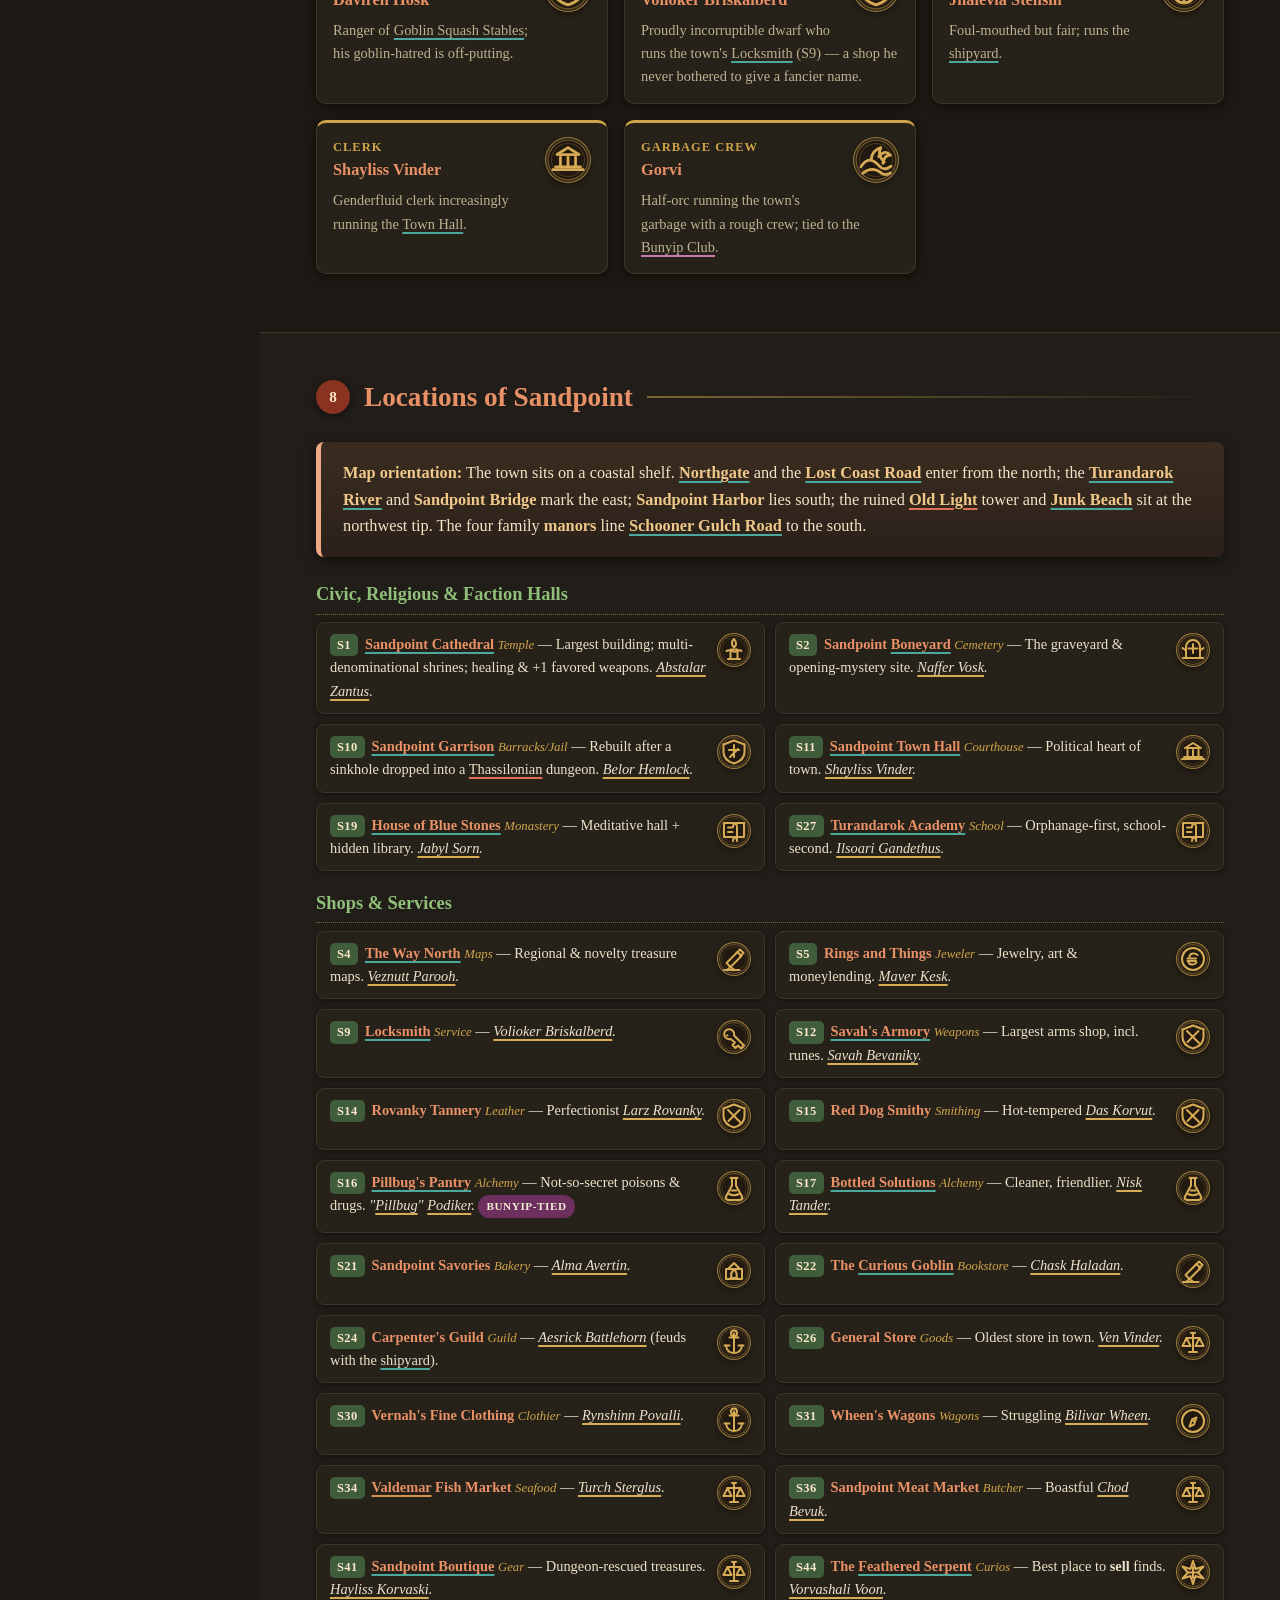
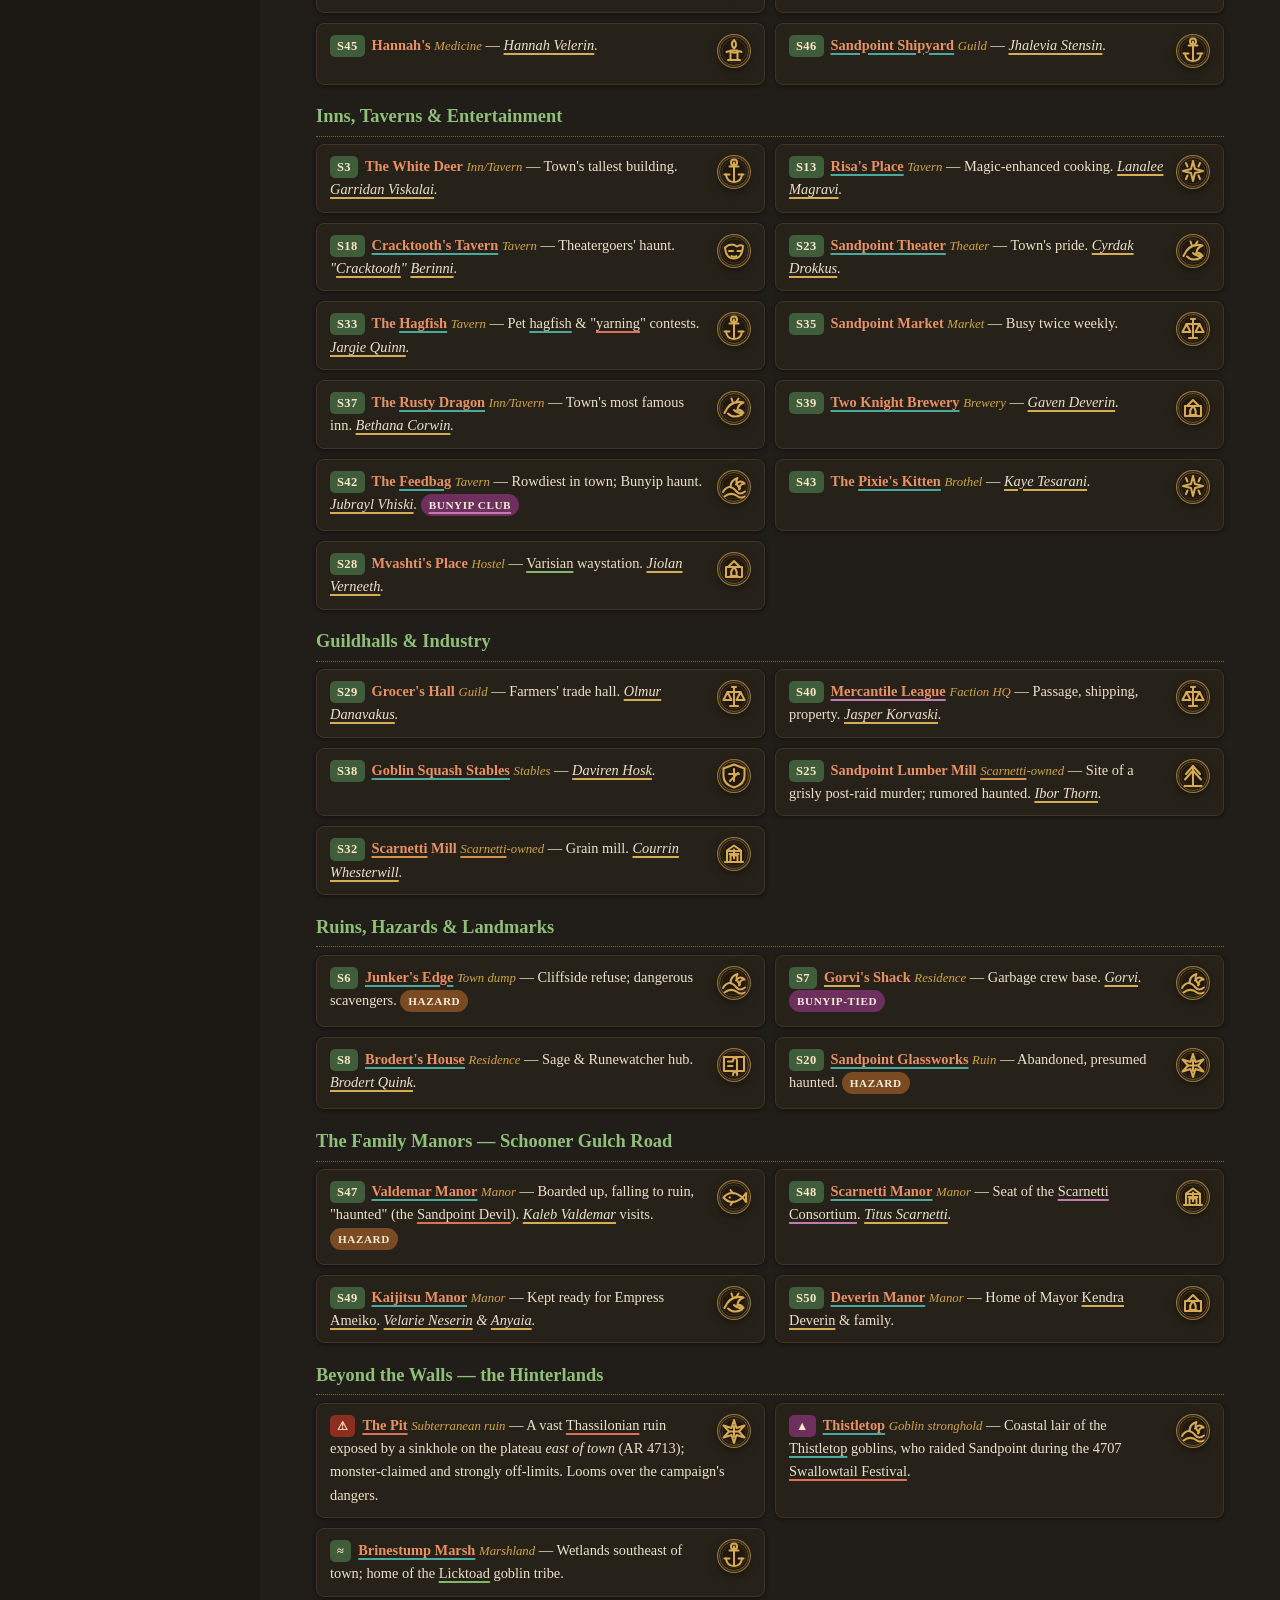
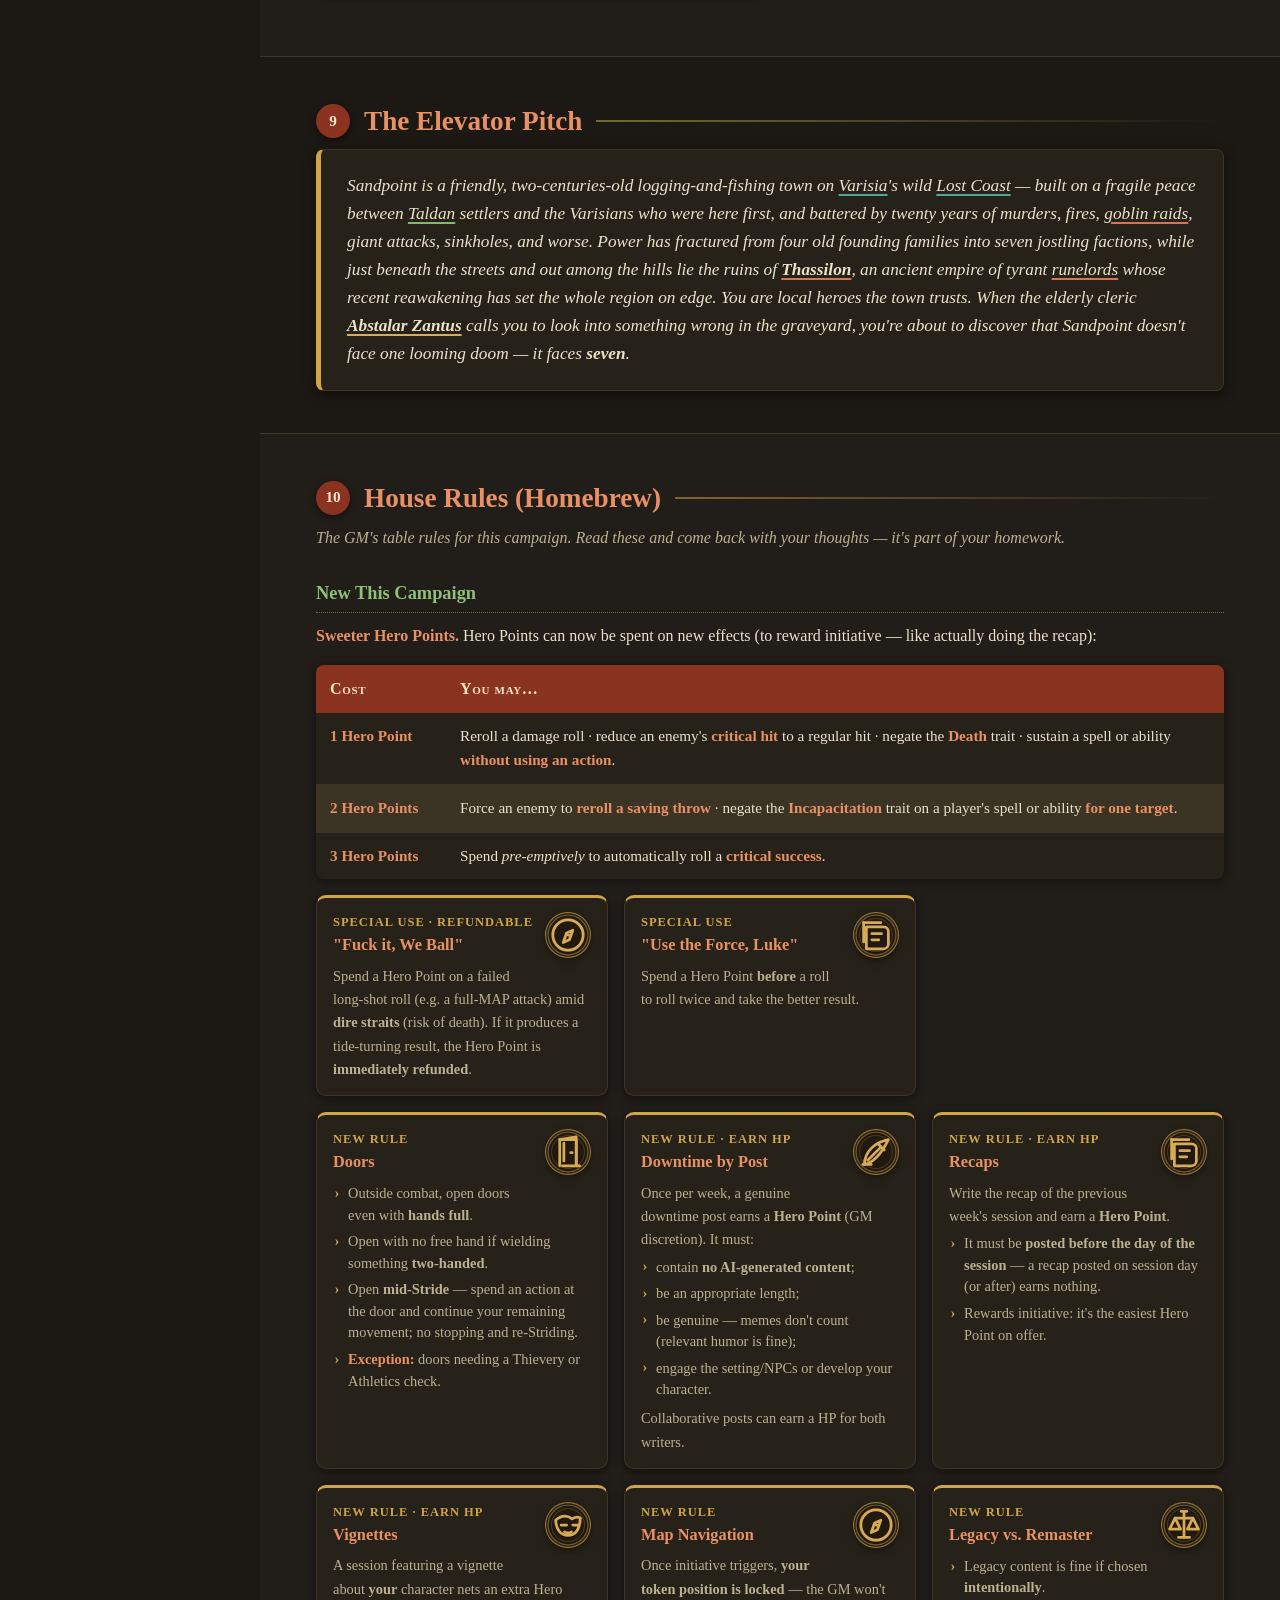
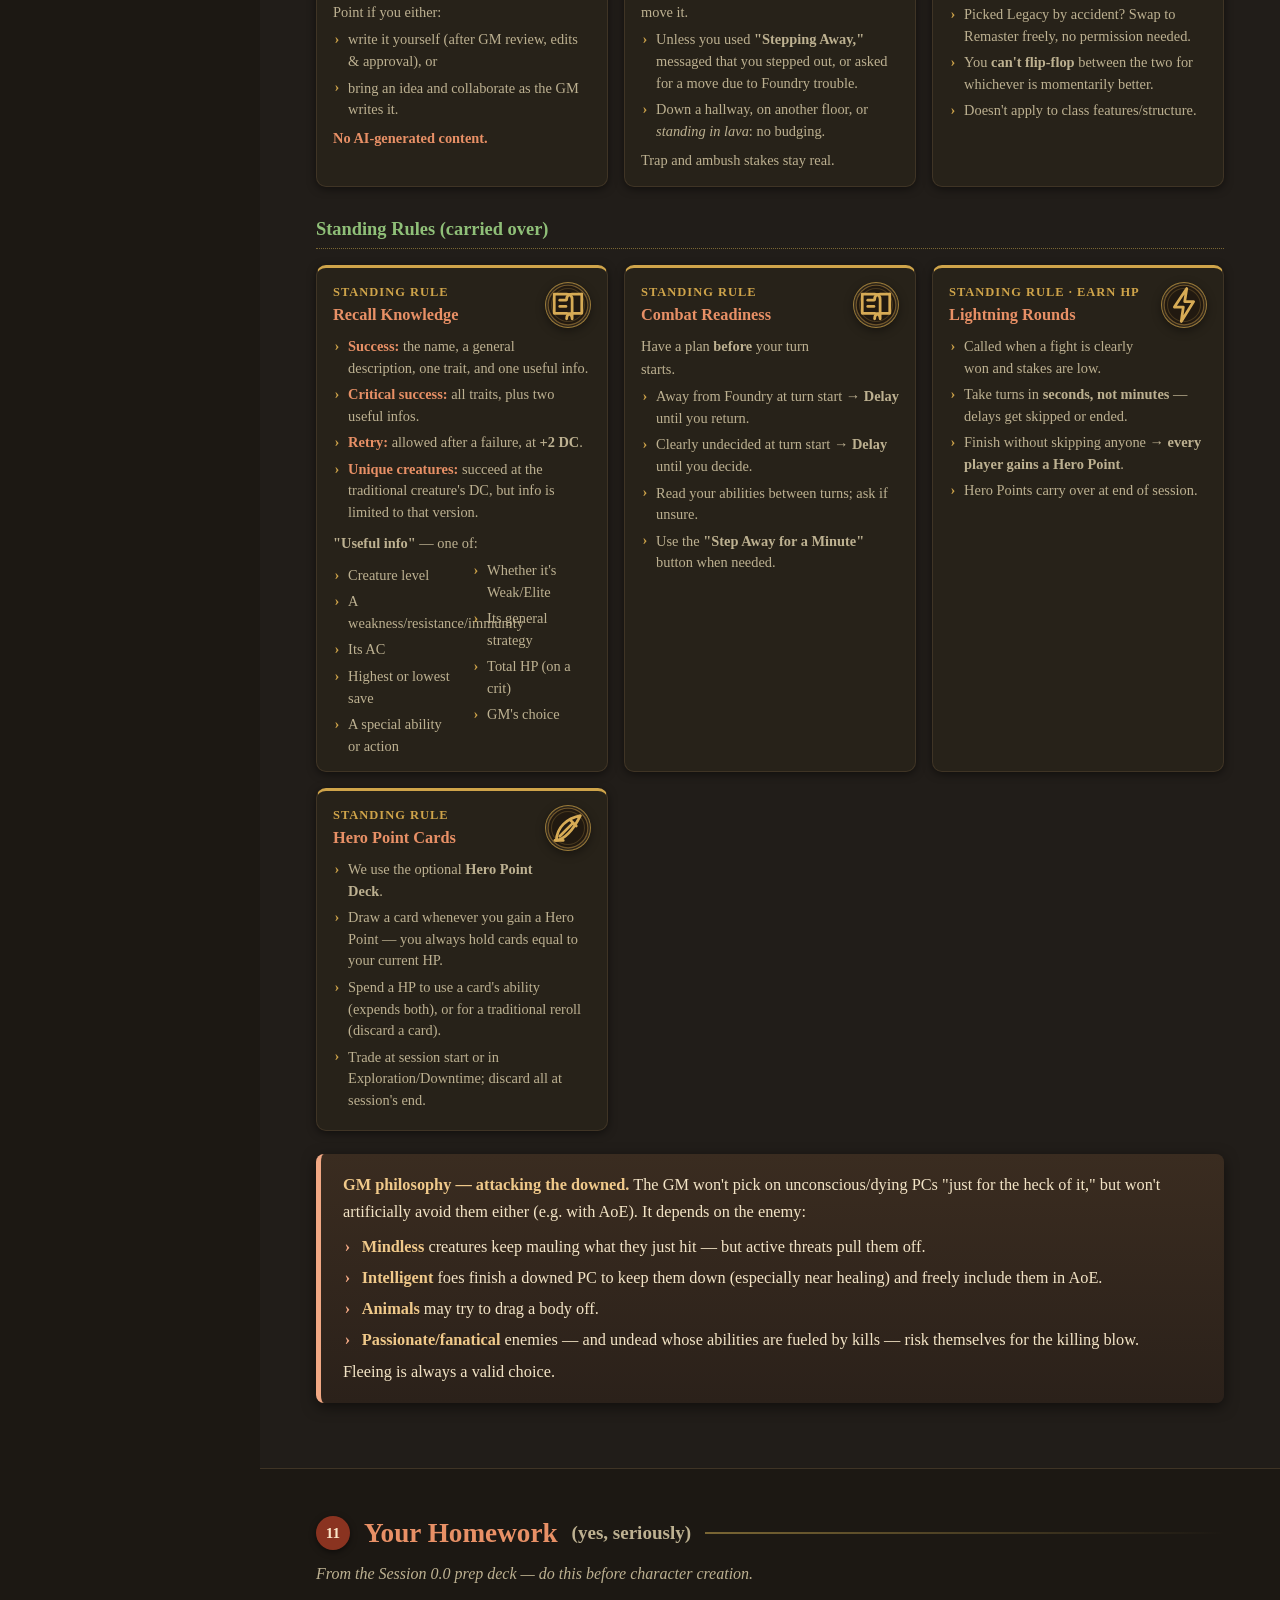
<file: Sandpoint_Briefing.html>
<!DOCTYPE html>
<html lang="en">
<head>
<meta charset="UTF-8">
<meta name="viewport" content="width=device-width, initial-scale=1.0">
<title>Seven Dooms for Sandpoint — Campaign Briefing</title>
<style>
  :root{
    --ink:#ece2cb;          /* ~87% warm off-white (not pure white) */
    --ink-soft:#bdb191;
    --parch:#211c15;
    --parch-2:#2a241b;
    --card:#272219;         /* elevated surface (lighter than bg) */
    --rule:#7a6634;
    --rule-soft:#3f3425;
    --accent:#e89066;       /* softened ember — desaturated for dark bg */
    --accent-2:#f1a884;
    --gold:#cfa44a;
    --green:#3f5d3a;        /* kept dark: used as badge/tag backgrounds */
    --shadow:rgba(0,0,0,.5);
  }
  *{box-sizing:border-box;}
  html{scroll-behavior:smooth;}
  body{
    margin:0;
    font-family:"Iowan Old Style","Palatino Linotype",Palatino,Georgia,serif;
    color:var(--ink);
    background:
      radial-gradient(circle at 20% 0%, #fbf1dc, transparent 45%),
      radial-gradient(circle at 90% 10%, #f6ead0, transparent 40%),
      #efe2c6;
    line-height:1.62;
  }
  /* ===== Layout ===== */
  .wrap{display:flex; max-width:1280px; margin:0 auto; gap:0;}
  nav.toc{
    position:sticky; top:0; align-self:flex-start;
    width:260px; min-width:260px; height:100vh; overflow-y:auto;
    padding:28px 20px 60px;
    background:linear-gradient(180deg,#2b211a,#3a2c20);
    color:#e9dcc0;
    border-right:3px solid var(--gold);
  }
  nav.toc h2{
    font-size:.78rem; letter-spacing:.18em; text-transform:uppercase;
    color:var(--rule); margin:22px 0 8px; font-weight:700;
  }
  nav.toc h2:first-child{margin-top:0;}
  nav.toc a{
    display:block; color:#e9dcc0; text-decoration:none;
    font-size:.92rem; padding:4px 10px; border-radius:6px;
    border-left:2px solid transparent; transition:.15s;
  }
  nav.toc a:hover{background:rgba(255,255,255,.07); border-left-color:var(--accent-2); color:#fff;}
  nav.toc .brand{
    font-family:"Trajan Pro",Georgia,serif; font-size:1.05rem;
    color:#fff; letter-spacing:.04em; line-height:1.25; margin-bottom:4px;
  }
  nav.toc .brand small{display:block; font-size:.72rem; color:var(--rule); letter-spacing:.16em; text-transform:uppercase; margin-top:6px;}

  main{flex:1; min-width:0; padding:0 0 80px;}

  /* ===== Hero ===== */
  header.hero{
    padding:64px 56px 48px;
    background:
      linear-gradient(180deg, rgba(40,20,10,.72), rgba(60,30,15,.78)),
      radial-gradient(circle at 70% 30%, #c0431f, #7a2414 60%, #3a160c);
    color:#f7ecd2; border-bottom:4px solid var(--gold);
    position:relative; overflow:hidden;
  }
  header.hero::after{
    content:""; position:absolute; inset:0;
    background:repeating-linear-gradient(135deg, rgba(255,255,255,.03) 0 2px, transparent 2px 9px);
    pointer-events:none;
  }
  header.hero .kicker{letter-spacing:.32em; text-transform:uppercase; font-size:.78rem; color:#f0c98a;}
  header.hero h1{
    font-family:"Trajan Pro",Georgia,serif; font-weight:700;
    font-size:3.1rem; line-height:1.04; margin:.18em 0 .12em;
    text-shadow:0 2px 14px rgba(0,0,0,.45);
  }
  header.hero p.sub{font-size:1.08rem; max-width:640px; color:#f3e4c6; margin:.4em 0 0;}

  /* ===== Content sections ===== */
  section{padding:42px 56px; border-bottom:1px solid var(--rule-soft);}
  section:nth-of-type(even){background:rgba(255,255,255,.28);}
  h2.sec{
    font-family:"Trajan Pro",Georgia,serif; font-size:1.7rem; color:var(--accent);
    margin:0 0 .2em; display:flex; align-items:center; gap:14px;
  }
  h2.sec .num{
    font-size:.95rem; background:var(--accent); color:#fbe6c8;
    width:34px; height:34px; border-radius:50%; display:inline-flex;
    align-items:center; justify-content:center; flex:0 0 auto;
    box-shadow:0 2px 6px var(--shadow); font-family:Georgia,serif;
  }
  h2.sec::after{content:""; flex:1; height:2px; background:linear-gradient(90deg,var(--rule),transparent);}
  .lead{font-style:italic; color:var(--ink-soft); max-width:760px; margin:.2em 0 1.4em;}
  h3{font-size:1.15rem; color:var(--green); margin:1.5em 0 .4em; border-bottom:1px dotted var(--rule); padding-bottom:.2em;}
  p{margin:.5em 0;}

  /* ===== Tables ===== */
  table{width:100%; border-collapse:collapse; margin:1em 0; background:var(--card);
    box-shadow:0 2px 10px var(--shadow); border-radius:8px; overflow:hidden;}
  th,td{text-align:left; padding:11px 14px; vertical-align:top; font-size:.95rem;}
  thead th{background:var(--accent); color:#fbe6c8; font-variant:small-caps; letter-spacing:.04em; font-size:1rem;}
  tbody tr:nth-child(even){background:rgba(201,168,106,.12);}
  tbody tr+tr td{border-top:1px solid var(--rule-soft);}
  td strong, th strong{color:var(--accent);}
  .keyval td:first-child{width:170px; font-variant:small-caps; color:var(--accent); font-weight:700; letter-spacing:.03em;}

  /* ===== Cards ===== */
  .grid{display:grid; grid-template-columns:repeat(auto-fill,minmax(265px,1fr)); gap:16px; margin:1em 0;}
  .card{
    background:var(--card); border:1px solid var(--rule-soft); border-radius:10px;
    padding:14px 16px; box-shadow:0 2px 8px var(--shadow);
    border-top:3px solid var(--gold);
  }
  .card h4{margin:0 0 .25em; color:var(--accent); font-size:1.02rem;}
  .card .role{font-size:.78rem; text-transform:uppercase; letter-spacing:.08em; color:var(--gold); font-weight:700;}
  .card p{font-size:.9rem; margin:.4em 0 0; color:var(--ink-soft);}
  .card ul{list-style:none; margin:.5em 0 0; padding:0; font-size:.9rem; color:var(--ink-soft);}
  .card ul li{position:relative; padding-left:1.05em; margin:.34em 0; line-height:1.5;}
  .card ul li::before{content:"\203A"; position:absolute; left:.1em; top:-.02em; color:var(--gold); font-weight:700;}
  .card ul.cols2{columns:2; column-gap:20px;}
  .card ul.cols2 li{break-inside:avoid;}
  .card ul.check li::before{content:"\2714"; color:var(--green); font-size:.85em; top:.05em;}
  .card p + ul{margin-top:.35em;}
  .card .lead-in{color:var(--accent); font-weight:700;}
  .entity-icon{
    width:46px; height:46px; border-radius:50%;
    float:right; margin:0 0 8px 12px;
    border:1px solid rgba(207,164,74,.72);
    box-shadow:0 3px 10px rgba(0,0,0,.38), inset 0 0 0 1px rgba(255,230,180,.12);
    background:#17120d;
    display:block; overflow:hidden; color:#d7ab55;
  }
  .entity-icon svg{
    width:100%; height:100%; display:block;
  }
  tr .entity-icon{
    width:34px; height:34px; float:none; margin:0 9px 0 0;
    vertical-align:middle; display:inline-block;
  }
  ul.loclist li .entity-icon{
    width:34px; height:34px; margin:0 0 6px 10px;
  }
  .callout ul{list-style:none; margin:.6em 0 .2em; padding:0;}
  .callout ul li{position:relative; padding-left:1.15em; margin:.4em 0; line-height:1.5;}
  .callout ul li::before{content:"\203A"; position:absolute; left:.1em; color:var(--accent-2); font-weight:700;}

  /* tag chips */
  .tag{display:inline-block; font-size:.7rem; letter-spacing:.05em; text-transform:uppercase;
    background:var(--green); color:#f2ead6; padding:2px 8px; border-radius:20px; margin:0 4px 4px 0; font-weight:700;}
  .tag.crime{background:#6d2f5e;} .tag.faction{background:#355a6b;} .tag.ruin{background:#7a4a22;}

  /* callout */
  .callout{
    background:linear-gradient(180deg,#3a2c20,#2b211a); color:#f3e4c6;
    border-left:5px solid var(--accent-2); border-radius:8px;
    padding:18px 22px; margin:1.4em 0; font-size:1.02rem; box-shadow:0 4px 14px var(--shadow);
  }
  .callout strong{color:#f0c98a;}
  blockquote.pitch{
    font-style:italic; font-size:1.08rem; color:var(--ink);
    background:var(--card); border:1px solid var(--rule-soft); border-left:5px solid var(--gold);
    margin:0; padding:22px 26px; border-radius:8px; box-shadow:0 3px 12px var(--shadow);
  }

  /* timeline */
  .timeline{position:relative; margin:1.2em 0 .4em; padding-left:34px;}
  .timeline::before{content:""; position:absolute; left:9px; top:6px; bottom:6px; width:3px;
    background:linear-gradient(180deg,var(--gold),var(--accent));}
  .tl{position:relative; margin:0 0 22px;}
  .tl::before{content:""; position:absolute; left:-29px; top:4px; width:15px; height:15px;
    background:var(--accent); border:3px solid var(--parch); border-radius:50%; box-shadow:0 0 0 2px var(--gold);}
  .tl .when{font-variant:small-caps; font-weight:700; color:var(--accent); letter-spacing:.03em; font-size:1.05rem;}
  .tl ul{margin:.4em 0 0; padding-left:1.1em;}
  .tl ul li{margin:.2em 0;}

  /* location group */
  .locgroup{margin:1.1em 0;}
  .locgroup h3{margin-top:.6em;}
  ul.loclist{list-style:none; padding:0; margin:.4em 0; display:grid;
    grid-template-columns:repeat(auto-fill,minmax(330px,1fr)); gap:10px;}
  ul.loclist li{background:var(--card); border:1px solid var(--rule-soft); border-radius:8px;
    padding:10px 13px; font-size:.9rem; box-shadow:0 1px 5px var(--shadow);}
  ul.loclist li .sid{display:inline-block; font-weight:700; color:#fbe6c8; background:var(--green);
    border-radius:5px; padding:1px 7px; margin-right:7px; font-size:.78rem; letter-spacing:.03em;}
  ul.loclist li .lname{font-weight:700; color:var(--accent);}
  ul.loclist li .ltype{color:var(--gold); font-size:.8rem; font-style:italic;}

  a.back{color:var(--accent); text-decoration:none; font-size:.82rem; float:right; opacity:.7;}
  a.back:hover{opacity:1; text-decoration:underline;}

  footer{padding:26px 56px; color:var(--ink-soft); font-size:.85rem; text-align:center;}

  /* ===== Glossary terms (color-coded highlight + underline) ===== */
  .term{
    text-decoration: underline;
    text-decoration-color: var(--tc, var(--gold));
    -webkit-text-decoration-color: var(--tc, var(--gold));
    text-decoration-thickness: 2px;
    text-underline-offset: 2.5px;
    cursor: pointer;
    transition: filter .12s;
  }
  .term:hover{ filter: brightness(1.18); text-decoration-thickness: 2.5px; }
  .term-person {--tc:#d6ad55;}
  .term-place  {--tc:#4aa89d;}
  .term-concept{--tc:#df7058;}
  .term-faction{--tc:#c27ab0;}
  .term-family {--tc:#d4924f;}
  .term-deity  {--tc:#5fa4d8;}
  .term-people {--tc:#82b968;}
  .term-how    {--tc:#d2ab52;}
  .lead-in{color:var(--accent); font-weight:700;}

  /* ===== Search ===== */
  .searchbar{position:sticky; top:0; z-index:60;
    background:linear-gradient(180deg,#efe2c6,#e7d7b6);
    border-bottom:2px solid var(--gold); padding:9px 56px;
    box-shadow:0 3px 12px var(--shadow);}
  .searchwrap{position:relative; max-width:580px;}
  #search{width:100%; font-family:inherit; font-size:1rem; color:var(--ink);
    padding:9px 16px 9px 40px; border:1.5px solid var(--rule); border-radius:24px;
    background:#fffdf7; outline:none; transition:border-color .15s, box-shadow .15s;}
  #search:focus{border-color:var(--accent-2); box-shadow:0 0 0 3px rgba(181,72,31,.18);}
  .searchwrap::before{content:""; position:absolute; left:14px; top:50%; transform:translateY(-50%);
    width:16px; height:16px; opacity:.55; pointer-events:none;
    background:no-repeat center/contain url("data:image/svg+xml;utf8,<svg xmlns='http://www.w3.org/2000/svg' viewBox='0 0 24 24' fill='none' stroke='%23000' stroke-width='2.2' stroke-linecap='round'><circle cx='11' cy='11' r='7'/><line x1='21' y1='21' x2='16.5' y2='16.5'/></svg>");}
  .results{position:absolute; top:calc(100% + 6px); left:0; width:100%;
    max-height:62vh; overflow:auto; background:var(--card);
    border:1px solid var(--rule); border-radius:10px;
    box-shadow:0 14px 34px rgba(60,40,20,.30); display:none; z-index:70;}
  .results.show{display:block;}
  .results .row{display:flex; align-items:center; gap:11px; padding:8px 14px;
    cursor:pointer; border-bottom:1px solid var(--rule-soft);}
  .results .row:last-child{border-bottom:none;}
  .results .row:hover, .results .row.active{background:rgba(169,132,47,.18);}
  .results .dot{width:11px; height:11px; border-radius:50%; flex:0 0 auto; box-shadow:0 0 0 1px rgba(0,0,0,.15);}
  .results .txt{min-width:0; flex:1;}
  .results .lbl{font-weight:700; color:var(--ink); white-space:nowrap; overflow:hidden; text-overflow:ellipsis;}
  .results .sub{font-size:.8rem; color:var(--ink-soft); white-space:nowrap; overflow:hidden; text-overflow:ellipsis;}
  .results .rcat{flex:0 0 auto; font-size:.62rem; font-weight:700; text-transform:uppercase; letter-spacing:.07em;}
  .results .empty{padding:14px; color:var(--ink-soft); font-style:italic;}
  @media (max-width:900px){ .searchbar{padding:9px 20px;} }

  /* jump-to flash */
  @keyframes flashring{
    0%{box-shadow:0 0 0 0 rgba(189,58,35,0);}
    12%{box-shadow:0 0 0 4px rgba(189,58,35,.55);}
    100%{box-shadow:0 0 0 0 rgba(189,58,35,0);}
  }
  .flash{animation:flashring 1.5s ease; border-radius:5px;}
  section{scroll-margin-top:72px;}

  /* ===== Dark theme: override hard-coded light spots ===== */
  body{
    background:
      radial-gradient(circle at 22% -5%, #272015, transparent 55%),
      #1c1813;            /* dark neutral-warm base, not pure black */
  }
  section:nth-of-type(even){background:rgba(255,255,255,.025);}
  h3{color:#8fbf78;}                              /* light green on dark */
  .card ul.check li::before{color:#8fbf78;}
  thead th{background:#8a3320;}                    /* deep ember header (bright accent text would glare) */
  h2.sec .num{background:#8a3320;}
  .searchbar{background:linear-gradient(180deg,#241c12,#1b150d);}
  #search{background:#241c13; color:var(--ink);}
  #search::placeholder{color:#8c7e60;}
  .searchwrap::before{opacity:.75;
    background:no-repeat center/contain url("data:image/svg+xml;utf8,<svg xmlns='http://www.w3.org/2000/svg' viewBox='0 0 24 24' fill='none' stroke='%23c9b78f' stroke-width='2.2' stroke-linecap='round'><circle cx='11' cy='11' r='7'/><line x1='21' y1='21' x2='16.5' y2='16.5'/></svg>");}
  .results{background:#221a11;}
  .hint{background:transparent; border-bottom:1px solid var(--rule-soft);}

  #tooltip{
    position:fixed; z-index:9999; max-width:300px;
    background:linear-gradient(180deg,#332619,#241b12); color:#f3e4c6;
    border:1px solid var(--gold); border-radius:9px; padding:10px 13px;
    font-size:.86rem; line-height:1.46; font-family:Georgia,serif;
    box-shadow:0 8px 24px rgba(0,0,0,.45);
    pointer-events:none; opacity:0; transform:translateY(4px);
    transition:opacity .12s ease, transform .12s ease;
  }
  #tooltip.show{opacity:1; transform:translateY(0);}
  #tooltip .cat{display:block; font-size:.64rem; text-transform:uppercase;
    letter-spacing:.14em; color:var(--rule); margin-bottom:4px; font-weight:700;}

  .hint{
    font-size:.86rem; color:var(--ink);
    background:transparent; border-bottom:1px solid var(--rule-soft);
    padding:11px 56px; display:flex; flex-wrap:wrap; gap:7px 16px; align-items:center;
  }
  .hint .lg{display:inline-flex; align-items:center; gap:6px; font-size:.84rem; font-weight:600;}
  .hint .sw{width:18px; height:14px; border-radius:3px; display:inline-block; box-shadow:0 0 0 1px rgba(0,0,0,.2);}
  @media (max-width:900px){ .hint{padding:11px 24px;} }

  @media (max-width:900px){
    nav.toc{display:none;}
    header.hero{padding:48px 24px 36px;}
    header.hero h1{font-size:2.2rem;}
    section{padding:32px 24px;}
  }
</style>
</head>
<body>
<div class="wrap">

  <!-- ===================== SIDEBAR NAV ===================== -->
  <nav class="toc">
    <div class="brand">Seven Dooms<br>for Sandpoint<small>Campaign Briefing</small></div>
    <h2>Contents</h2>
    <a href="#glance">At a Glance</a>
    <a href="#history">History &amp; Timeline</a>
    <a href="#thassilon">Thassilon &amp; Runelords</a>
    <a href="#town">The Town</a>
    <a href="#factions">The Seven Factions</a>
    <a href="#families">Founding Families</a>
    <a href="#people">Key People</a>
    <a href="#places">Locations</a>
    <a href="#pitch">The Pitch</a>
    <h2>At the Table</h2>
    <a href="#rules">House Rules</a>
    <a href="#homework">Your Homework</a>
  </nav>

  <main>
    <div class="searchbar"><div class="searchwrap">
      <input id="search" type="search" placeholder="Search people, places, lore, locations&hellip;" autocomplete="off" spellcheck="false" aria-label="Search the briefing">
      <div id="results" class="results" role="listbox"></div>
    </div></div>

    <!-- ===================== HERO ===================== -->
    <header class="hero">
      <div class="kicker">Pathfinder Second Edition · Adventure Path</div>
      <h1>Seven Dooms<br>for Sandpoint</h1>
      <p class="sub">A reorganized digest of the world, history, places, and people — the lore you want in your head before the first session. (Build advice, feats, backgrounds, and the interactive opener have been stripped out.)</p>
    </header>

    <div class="hint">
      <strong style="color:var(--gold)">Hover</strong> the underlined terms for a definition, or <strong style="color:var(--gold)">click</strong> to jump to its entry &mdash; color-coded by type:
      <span class="lg"><span class="sw" style="background:#d6ad55"></span>People</span>
      <span class="lg"><span class="sw" style="background:#4aa89d"></span>Places</span>
      <span class="lg"><span class="sw" style="background:#df7058"></span>Lore</span>
      <span class="lg"><span class="sw" style="background:#c27ab0"></span>Factions</span>
      <span class="lg"><span class="sw" style="background:#d4924f"></span>Families</span>
      <span class="lg"><span class="sw" style="background:#5fa4d8"></span>Gods</span>
      <span class="lg"><span class="sw" style="background:#82b968"></span>Peoples</span>
    </div>

    <!-- ===================== 1. AT A GLANCE ===================== -->
    <section id="glance">
      <h2 class="sec"><span class="num">1</span> The Setup at a Glance</h2>
      <table class="keyval">
        <tr><td>Where</td><td>Sandpoint, a coastal town on <strong>Varisia's Lost Coast</strong>, on the western shore of the Varisian Gulf, ~50 miles north of the city of <strong>Magnimar</strong>.</td></tr>
        <tr><td>When</td><td>The year <strong>4724 AR</strong> — <strong>17 years after</strong> the events of "Burnt Offerings," the original <em>Rise of the Runelords</em> opener.</td></tr>
        <tr><td>Who you are</td><td>Established 4th-level local adventurers with a minor regional reputation.</td></tr>
        <tr><td>The hook</td><td>The town's most powerful cleric, <strong>Abstalar Zantus</strong>, gathers your group to investigate an unsettling mystery in the <strong>town graveyard (the Boneyard)</strong>.</td></tr>
        <tr><td>The stakes</td><td>Sandpoint has survived two decades of disasters; people whisper the town is <em>cursed</em>. The twist: there isn't one doom looming over Sandpoint — there are <strong>seven</strong>.</td></tr>
        <tr><td>Tone</td><td>Sandpoint is a neutral-good, friendly, welcoming town; the threats are decidedly evil. Expect underground dungeon-crawling punctuated by social &amp; investigation play back in town.</td></tr>
      </table>
    </section>

    <!-- ===================== 2. HISTORY ===================== -->
    <section id="history">
      <h2 class="sec"><span class="num">2</span> History &amp; Timeline</h2>
      <p class="lead">One of Golarion's oldest established adventuring towns — a past layered with prosperity and tragedy.</p>

      <div class="timeline">
        <div class="tl">
          <div class="when">Before Recorded History — The Age of Thassilon</div>
          <ul>
            <li>The Azlanti exile <strong>Emperor Xin</strong> founds the empire of <strong>Thassilon</strong> on <strong>rune magic</strong>, appointing seven governors who become the immortal <strong>runelords</strong> — each bound to one of seven sins and one school of magic, all marked by the <strong>Sihedron</strong> star.</li>
            <li>The runelords murder Xin and rule as tyrants for millennia, until the apocalypse of <strong>Earthfall</strong> shatters Thassilon. Several runelords escape into magical stasis to wait out the ages — the seed of every doom that follows.</li>
          </ul>
        </div>
        <div class="tl">
          <div class="when">AR 4666 — Sandpoint Is Founded</div>
          <ul>
            <li>Four noble families — the <strong>Deverins, Kaijitsus, Scarnettis,</strong> and <strong>Valdemars</strong> — pool resources to settle the Lost Coast, forming the <strong>Sandpoint Mercantile League</strong> and dividing the town's commerce among themselves.</li>
            <li>A natural harbor, fertile land, and nearness to <strong>Magnimar</strong> make it thrive &mdash; but the chosen cove is <strong>already claimed by a local Varisian tribe</strong>.</li>
          </ul>
        </div>
        <div class="tl">
          <div class="when">AR 4666 — The Varisian Conflict &amp; the Compact</div>
          <ul>
            <li>Negotiations stall, then <strong>Alamon Scarnetti</strong> &mdash; acting without sanction &mdash; leads a <strong>drunken raid</strong> on the Varisian camp, leaving dead on both sides. Magnimar's Varisian Council intervenes.</li>
            <li>Bard <strong>Almah Deverin</strong> brokers a compromise: the Varisians waive their land claim for <strong>40 years of profit-sharing</strong> (plus worship of <strong>Desna</strong> in the town cathedral). <span class="lead-in">That compact expires AR 4726 &mdash; two years from now</span>, and the Scarnettis are pushing to end it.</li>
          </ul>
        </div>
        <div class="tl">
          <div class="when">AR 4702 — The Late Unpleasantness: The Chopper</div>
          <ul>
            <li>Over a single winter a serial killer &mdash; <strong>"The Chopper"</strong> &mdash; leaves a body every few days, each missing hands, feet, eyes, and tongue. <strong>25 victims</strong> in all.</li>
            <li>Sheriff <strong>Casp Avertin</strong> mortally wounds him in <strong>Chopper's Alley</strong> at the cost of his own life; deputy <strong>Belor Hemlock</strong> finishes the hunt and is named Sheriff.</li>
          </ul>
        </div>
        <div class="tl">
          <div class="when">AR 4702 — The Sandpoint Fire</div>
          <ul>
            <li>Months later the <strong>Sandpoint Chapel</strong> burns down; beloved priest <strong>Father Tobyn</strong> dies, and his adopted daughter <strong>Nualia</strong> is presumed dead.</li>
            <li>Two catastrophes in one year give the era its name &mdash; <em>"The Late Unpleasantness."</em> The chapel is later rebuilt as the grander <strong>Sandpoint Cathedral</strong>.</li>
          </ul>
        </div>
        <div class="tl">
          <div class="when">AR 4707 — The Year of Heroes</div>
          <ul>
            <li>Three crises strike in a single year, each turned back by a band of <strong>visiting adventurers</strong> who become local legends (the famous earlier Adventure Paths):</li>
            <li><span class="lead-in">The Goblin Raid:</span> the <strong>Thistletop</strong> tribe attacks during the <strong>Swallowtail Festival</strong> consecrating the new Cathedral.</li>
            <li><span class="lead-in">The Skinsaw Murders:</span> ritual killings marked with <strong>Sihedron</strong> stars, traced to a conspiracy in Magnimar.</li>
            <li><span class="lead-in">The Giant Raid:</span> <strong>Stone Giants</strong> led by a <strong>red dragon</strong> seize citizens in what feels like a deliberate strike. Behind it all: Runelord <strong>Karzoug</strong> and the return of <strong>Thassilon</strong>.</li>
          </ul>
        </div>
        <div class="tl">
          <div class="when">AR 4712 — The Licktoad Affair &amp; Ameiko's Departure</div>
          <ul>
            <li>The <strong>Licktoad</strong> goblins of <strong>Brinestump Marsh</strong> raid with a stolen cache of fireworks; <strong>Ameiko Kaijitsu</strong> and companions end the threat.</li>
            <li>Soon after, Ameiko sails for <strong>Tian Xia</strong> &mdash; eventually becoming <strong>Empress of Minkai</strong>. She has not returned.</li>
          </ul>
        </div>
        <div class="tl">
          <div class="when">AR 4713 — The Tsunami &amp; The Pit</div>
          <ul>
            <li>A great wave devastates the Lost Coast; Sandpoint rebuilds, as ever.</li>
            <li>At the same moment, a massive sinkhole tears open the plateau <strong>east of town</strong>, exposing a vast subterranean ruin locals call <strong>The Pit</strong> &mdash; now monster-claimed and strongly off-limits.</li>
          </ul>
        </div>
        <div class="tl">
          <div class="when">Backdrop — Karzoug &amp; the Return of Thassilon</div>
          <ul>
            <li>Runelord <strong>Karzoug</strong>'s awakening (amid the 4707 crises) revealed that ancient <strong>Thassilon</strong> had returned; adventurers flooded Varisia to plunder its ruins. He was destroyed at <strong>Xin-Shalast</strong> before he could fully cross back.</li>
          </ul>
        </div>
        <div class="tl">
          <div class="when">AR 4717–4718 — The Return of the Runelords</div>
          <ul>
            <li>Runelord <strong>Alaznist</strong> of Wrath wakes beneath <strong>Hollow Mountain</strong>, seizes the time-bending <strong>Scepter of Ages</strong>, and travels into ancient Thassilon to <strong>rewrite history</strong> in her favor — murdering the slumbering <strong>Xanderghul</strong> (the Peacock Spirit) to remove her oldest rival.</li>
            <li>A second band of heroes chases her edits through time, mends the broken timeline from a city <strong>outside of time</strong>, and destroys her — aided by the awakened, <strong>redeemed Sorshen</strong>.</li>
          </ul>
        </div>
        <div class="tl">
          <div class="when">AR 4719 — New Thassilon Rises</div>
          <ul>
            <li>A genuinely <strong>new</strong> nation appears in the Varisian wilds — <strong>New Thassilon</strong> — co-ruled by two awakened runelords: <strong>Sorshen</strong> over <strong>Eurythnia</strong> and <strong>Belimarius</strong> over <strong>Edasseril</strong>. It did not "always exist"; it <em>arrived</em>.</li>
            <li>Of the seven, two — <strong>Krune</strong> (Sloth) and <strong>Zutha</strong> (Gluttony) — have <strong>never woken</strong>. As of the latest word, they slumber still.</li>
          </ul>
        </div>
        <div class="tl">
          <div class="when">AR 4724 — Now</div>
          <ul>
            <li>After two decades of murders, fires, raids, giants, tsunamis, and worse, many quietly believe the town is <strong>cursed</strong>.</li>
            <li>The compact expires in two years, old tensions simmer &mdash; and Sandpoint faces not one doom, but <strong>seven</strong>.</li>
          </ul>
        </div>
      </div>
    </section>

    <!-- ===================== 3. THASSILON ===================== -->
    <section id="thassilon">
      <h2 class="sec"><span class="num">3</span> Ancient Thassilon &amp; the Runelords</h2>
      <p class="lead">The deep backdrop. Understanding this makes the whole campaign click.</p>
      <div class="grid">
        <div class="card" data-icon="thassilon-rune">
          <div class="role">The Empire</div>
          <h4>Thassilon</h4>
          <p>An ancient magical empire that ruled this land before recorded history — before the cataclysm of <strong>Earthfall</strong> — governed by arcane tyrants called <strong>runelords</strong> (e.g. <strong>Karzoug</strong>, <strong>Alaznist</strong>).</p>
        </div>
        <div class="card" data-icon="alchemist">
          <div class="role">Its Dark Craft</div>
          <h4>Fleshwarping</h4>
          <p>Thassilon's runelords warped flesh to create monstrous servants and guardians. Its most widespread modern legacy is the <strong>sinspawn</strong>; rarer fleshwarps survive on the Lost Coast too.</p>
        </div>
        <div class="card" data-icon="sandpoint-town">
          <div class="role">Where It Survives</div>
          <h4>Ruins of the Empire</h4>
          <p>The <strong>Old Light</strong> (a collapsed Thassilonian tower in Sandpoint, NW near Junk Beach), Magnimar's monoliths, Riddleport's rune-arch, <strong>Hollow Mountain</strong>, the <strong>Lady's Light</strong>, and <strong>Guiltspur</strong>.</p>
        </div>
        <div class="card" data-icon="runewatchers">
          <div class="role">Why It Matters</div>
          <h4>The Thassilonian Tongue</h4>
          <p>The <strong>Thassilonian language</strong> is genuinely useful here. Magic, ancient ruins, and runelord lore recur throughout — and inspired the town's new <strong>Runewatchers</strong> faction.</p>
        </div>
      </div>

      <h3>Emperor Xin &amp; the Seven Virtues</h3>
      <p>Thassilon was founded by <strong>Emperor Xin</strong>, an exile from older <strong>Azlant</strong> who built his empire on <strong>rune magic</strong> — what his priests of <strong>Lissala</strong> called the language of creation. Xin organized all magic around seven <strong>virtues of rule</strong> and appointed seven gifted wizards to govern in his name. Over the centuries those virtues curdled into <strong>sins</strong> — wealth into greed, love into lust, righteous anger into wrath — and his governors became the immortal tyrants known as <strong>runelords</strong>. When Xin reached for immortality, the seven sent the rune giant <strong>Shasthaak</strong> to murder him; the botched ritual annihilated emperor, assassin, and palace alike, and the runelords carved the empire into seven realms of their own.</p>

      <h3>The Sihedron — Seven Sins, Seven Schools</h3>
      <p>The seven-pointed <strong>Sihedron</strong> star binds it all together: <strong>seven sins</strong>, each tied to one <strong>school of magic</strong> and one <strong>runelord</strong>. A runelord grew vastly powerful within their own sin-school but deliberately crippled in its opposites — wrath's evocation could not abide abjuration or conjuration, and so on. The star carved on victims, ruins, and relics alike is the signature of this whole system.</p>

      <h3>The Seven Runelords</h3>
      <p class="lead">All seven are listed here; the status cards below cover how each stands today.</p>
      <table>
        <thead><tr><th>Runelord</th><th>Sin</th><th>School</th><th>Realm &amp; capital</th></tr></thead>
        <tbody>
          <tr><td><strong>Karzoug</strong> "the Claimer"</td><td>Greed</td><td>Transmutation</td><td>Shalast · <em>Xin-Shalast</em></td></tr>
          <tr><td><strong>Alaznist</strong></td><td>Wrath</td><td>Evocation</td><td>Bakrakhan · <em>Hollow Mountain</em></td></tr>
          <tr><td><strong>Sorshen</strong></td><td>Lust</td><td>Enchantment</td><td>Eurythnia</td></tr>
          <tr><td><strong>Xanderghul</strong></td><td>Pride</td><td>Illusion</td><td>Cyrusian</td></tr>
          <tr><td><strong>Belimarius</strong></td><td>Envy</td><td>Abjuration</td><td>Edasseril · <em>Crystilan</em></td></tr>
          <tr><td><strong>Zutha</strong></td><td>Gluttony</td><td>Necromancy</td><td>Gastash</td></tr>
          <tr><td><strong>Krune</strong> "the Quiet Lord"</td><td>Sloth</td><td>Conjuration</td><td>Haruka</td></tr>
        </tbody>
      </table>

      <h3>How the Runelords Came Back — and the Time That Broke</h3>
      <p><span class="lead-in">Greed first.</span> <strong>Karzoug</strong> was the first to stir: from beyond the world he reached through the <strong>Eye of Avarice</strong> above his frozen capital <strong>Xin-Shalast</strong>, while a Sihedron cult — the lamia <strong>Xanesha</strong> and the stone-giant warlord <strong>Mokmurian</strong> at <strong>Jorgenfist</strong> — harvested souls and raised armies to fund his return. The heroes of those years (the <em>Rise of the Runelords</em>) armed themselves in the lost laboratory of <strong>Runeforge</strong>, climbed to Xin-Shalast, and destroyed him before he could fully cross back.</p>
      <p><span class="lead-in">Then wrath.</span> A decade later <strong>Alaznist</strong> woke beneath <strong>Hollow Mountain</strong> and seized the <strong>Scepter of Ages</strong>, an artifact of time. She travelled <em>into ancient Thassilon itself</em>, rewriting history to her advantage — and reached the refuge where <strong>Xanderghul</strong>, the <strong>Peacock Spirit</strong>, still slept, murdering her oldest rival in his sleep. Because she edited the past, even the memory of "how things were" changed with it. A second band of heroes (the <em>Return of the Runelords</em>) chased her alterations through time, repaired each one from a city <strong>outside of time</strong>, and brought her down at Hollow Mountain — with help from an unexpected quarter.</p>

      <div class="callout">
        <strong>New Thassilon is <em>new</em>.</strong> When the dust settled, a runelord realm rose again in the Varisian wilds — but treat it as a genuinely <strong>new arrival</strong>, not a quiet retcon. History wasn't smoothed over so everyone "always remembered" it standing there; <strong>New Thassilon</strong> simply <em>appeared</em>, co-ruled by two awakened (and partly reformed) runelords: <strong>Sorshen</strong> over <strong>Eurythnia</strong> and <strong>Belimarius</strong> over <strong>Edasseril</strong>.<br><br>
        <strong>Two still sleep.</strong> Of the seven, <strong>Krune</strong> (Sloth) and <strong>Zutha</strong> (Gluttony) have never woken in the modern age. As of the latest word reaching Sandpoint, they slumber still.
      </div>

      <h3>Where the Seven Stand Now</h3>
      <div class="grid">
        <div class="card" data-icon="thassilon-rune"><div class="role">Greed · destroyed</div><h4>Karzoug</h4><p><span class="lead-in">Raised ~4707.</span> First to reach back into the world; <strong>destroyed by the Rise-of-the-Runelords party</strong> at Xin-Shalast before he could fully return. A historic rival of Alaznist (their realms of greed and wrath bordered each other), and the betrayer who left <strong>Belimarius</strong> sealed outside time.</p></div>
        <div class="card" data-icon="thassilon-rune"><div class="role">Wrath · destroyed</div><h4>Alaznist</h4><p><span class="lead-in">Raised ~4717.</span> Woke beneath Hollow Mountain; used the <strong>Scepter of Ages</strong> to rewrite history and to <strong>murder the sleeping Xanderghul</strong>. Sought to crown herself over a remade empire — until the <strong>Return-of-the-Runelords party</strong> mended time and destroyed her.</p></div>
        <div class="card" data-icon="thassilon-rune"><div class="role">Pride · slain by Alaznist</div><h4>Xanderghul</h4><p><span class="lead-in">Raised, then killed ~4718.</span> Mightiest and longest-reigning of the seven; secretly the cult-god <strong>Peacock Spirit</strong>, and (with Sorshen) an architect of Xin's murder long ago. The heroes confronted his temple — but <strong>Alaznist reached him first</strong> and killed him in his stasis.</p></div>
        <div class="card" data-icon="thassilon-rune"><div class="role">Lust · awake · redeemed</div><h4>Sorshen</h4><p><span class="lead-in">Raised ~4717.</span> Once helped engineer Emperor Xin's downfall; woke in the modern age and — astonishingly — chose <strong>redemption</strong>, <strong>allying with the heroes against Alaznist</strong>. Now rules <strong>Eurythnia</strong> within New Thassilon.</p></div>
        <div class="card" data-icon="thassilon-rune"><div class="role">Envy · awake</div><h4>Belimarius</h4><p><span class="lead-in">Freed ~4718.</span> Betrayed by Karzoug and trapped outside time in <strong>Crystilan</strong> until it shattered. Pragmatic rather than reformed, she now rules <strong>Edasseril</strong> beside Sorshen in New Thassilon — an uneasy partnership of envy and lust.</p></div>
        <div class="card" data-icon="thassilon-rune"><div class="role">Gluttony · dormant</div><h4>Zutha</h4><p><span class="lead-in">Never woken.</span> Necromancer-lord of Gastash. He has not stirred in the modern age; his relics linger, but the runelord himself still sleeps.</p></div>
        <div class="card" data-icon="thassilon-rune"><div class="role">Sloth · dormant</div><h4>Krune</h4><p><span class="lead-in">Never woken.</span> "The Quiet Lord" of Haruka. The reclusive runelord of sloth has never stirred; as of the latest word, he remains in stasis.</p></div>
      </div>
    </section>

    <!-- ===================== 4. THE TOWN ===================== -->
    <section id="town">
      <h2 class="sec"><span class="num">4</span> The Town of Sandpoint</h2>
      <table class="keyval">
        <tr><td>Type / Alignment</td><td>Small town · <strong>Neutral Good</strong></td></tr>
        <tr><td>Government</td><td>Elected mayor (<strong>Kendra Deverin</strong>)</td></tr>
        <tr><td>Population</td><td>~1,240</td></tr>
        <tr><td>Demographics</td><td>89% human · 3% halfling · 2% elf · 2% dwarf · 1% gnome · 1% half-elf · 1% half-orc · 0.5% goblin · 0.5% other</td></tr>
        <tr><td>Human ethnicities</td><td>Mostly <strong>Taldan</strong>, <strong>Shoanti</strong>, and <strong>Varisian</strong></td></tr>
        <tr><td>Languages</td><td>Common (Taldane), Shoanti, Varisian</td></tr>
        <tr><td>Religions</td><td>Abadar, Calistria, Desna, Erastil, Gozreh, Sarenrae, Shelyn</td></tr>
        <tr><td>Threats</td><td>Ancient hidden dangers, criminals, ghouls, goblins</td></tr>
      </table>
      <div class="callout">
        <strong>Culture:</strong> Citizens love to gossip — news travels <em>fast</em>. The town is welcoming overall, though a minority cling to old prejudices (Varisian vs. Taldan tensions; fear of goblins and fleshwarps like sinspawn).<br><br>
        <strong>Faith:</strong> The multi-denominational <strong>Sandpoint Cathedral</strong> serves the seven popular gods and welcomes all non-evil faiths. <strong>Open worship of Norgorber and Lamashtu is criminalized.</strong>
      </div>
    </section>

    <!-- ===================== 5. FACTIONS ===================== -->
    <section id="factions">
      <h2 class="sec"><span class="num">5</span> The Seven Factions</h2>
      <p class="lead">Power has spread from the old aristocracy into seven jostling factions. Your reputation rises and falls with each — and currying favor with one can earn another's enmity.</p>
      <table>
        <thead><tr><th>Faction</th><th>What it is</th><th>Face</th><th>Base</th></tr></thead>
        <tbody>
          <tr data-icon="mercantile-league"><td><strong>Sandpoint Mercantile League</strong></td><td>The <strong>oldest</strong> faction — the original founding-family consortium; most of the town's merchants &amp; innkeepers.</td><td>Jasper Korvaski (paladin)</td><td>Mercantile League (S40)</td></tr>
          <tr data-icon="scarnetti-consortium"><td><strong>Scarnetti Consortium</strong></td><td>The League's <strong>greatest rival</strong>; the rebuilt Scarnetti holdings. Owns the lumber &amp; grain mills.</td><td>Titus Scarnetti (aristocrat)</td><td>Scarnetti Manor (S48)</td></tr>
          <tr data-icon="town-watch"><td><strong>Town Watch</strong></td><td>The town guard, patrolling streets and surrounding roads.</td><td>Sheriff Belor Hemlock + wife Kaye Tesarani</td><td>Garrison (S10)</td></tr>
          <tr data-icon="town-hall"><td><strong>Townsfolk</strong></td><td>The common people, represented politically by the mayor.</td><td>Mayor Kendra Deverin</td><td>Town Hall (S11)</td></tr>
          <tr data-icon="cathedral"><td><strong>Sandpoint Cathedral Clergy</strong></td><td>The cathedral's clergy — the town's religious institution and your initial patron.</td><td>Abstalar Zantus (cleric of Desna)</td><td>The Cathedral (S1)</td></tr>
          <tr data-icon="runewatchers"><td><strong>Runewatchers</strong></td><td>The <strong>newest</strong> faction — scholars collecting Thassilon lore and watching for new perils from the ancient empire.</td><td>(gathers around Brodert Quink)</td><td>Brodert's House (S8)</td></tr>
          <tr data-icon="bunyip-club"><td><strong>Bunyip Club</strong></td><td>Organized criminals — the closest thing to a <strong>thieves' guild</strong>. Mostly petty crime, but rumored to hold hidden power. Secret hideout in the old <strong>smuggling tunnels</strong> beneath town.</td><td>Jubrayl Vhiski (rogue)</td><td>The Feedbag (S42)</td></tr>
        </tbody>
      </table>
    </section>

    <!-- ===================== 6. FAMILIES ===================== -->
    <section id="families">
      <h2 class="sec"><span class="num">6</span> The Founding Families Today</h2>
      <div class="grid">
        <div class="card" data-icon="deverin-family"><div class="role">Ascendant</div><h4>Deverin</h4><p><strong>Kendra Deverin</strong> is the current mayor, championing the spread of power across the seven factions.</p></div>
        <div class="card" data-icon="kaijitsu-family"><div class="role">Departed to glory</div><h4>Kaijitsu</h4><p>Down to one famous member — <strong>Ameiko Kaijitsu</strong>, former Rusty Dragon owner, now <strong>Empress of distant Minkai</strong>. Her manor (S49) waits ready.</p></div>
        <div class="card" data-icon="scarnetti-family"><div class="role">Clawing back</div><h4>Scarnetti</h4><p>Fallen from grace but rebuilding via the <strong>Scarnetti Consortium</strong> under bitter <strong>Titus Scarnetti</strong> (rumored Bunyip Club ties).</p></div>
        <div class="card" data-icon="valdemar-family"><div class="role">Fading</div><h4>Valdemar</h4><p>Mostly gone to Magnimar after patriarch Ethram died. Only <strong>Kaleb Valdemar</strong> (wizard) still visits the decaying, "haunted" Valdemar Manor (S47).</p></div>
      </div>
    </section>

    <!-- ===================== 7. PEOPLE ===================== -->
    <section id="people">
      <h2 class="sec"><span class="num">7</span> Key People</h2>

      <h3>Power &amp; Patrons</h3>
      <div class="grid">
        <div class="card" data-icon="abstalar-zantus"><div class="role">Quest-giver</div><h4>Abstalar Zantus</h4><p>Elderly <strong>cleric of Desna</strong> and caretaker of the Cathedral; the town's most powerful cleric, who <strong>summons your party</strong>. Eager to retire.</p></div>
        <div class="card" data-icon="kendra-deverin"><div class="role">Mayor</div><h4>Kendra Deverin</h4><p>Capable politician spreading power across the factions.</p></div>
        <div class="card" data-icon="belor-hemlock"><div class="role">Sheriff</div><h4>Belor Hemlock</h4><p>Veteran fighter, ~20 years on the job; married to Kaye Tesarani.</p></div>
        <div class="card" data-icon="kaye-tesarani"><div class="role">Power broker</div><h4>Kaye Tesarani</h4><p>The sheriff's wife; runs the Pixie's Kitten and quietly wields sorcery — increasingly handles the watch's politics.</p></div>
        <div class="card" data-icon="titus-scarnetti"><div class="role">Noble rival</div><h4>Titus Scarnetti</h4><p>Notorious nobleman; founder of the Scarnetti Consortium, resentful of lost influence.</p></div>
        <div class="card" data-icon="jubrayl-vhiski"><div class="role">Crime boss</div><h4>Jubrayl Vhiski</h4><p>Leader of the <strong>Bunyip Club</strong>; holds court at the Feedbag tavern.</p></div>
      </div>

      <h3>Sages, Scholars &amp; Casters</h3>
      <div class="grid">
        <div class="card" data-icon="brodert-quink"><div class="role">Sage</div><h4>Brodert Quink</h4><p>One of Sandpoint's oldest citizens; the Lost Coast's foremost authority on <strong>Thassilon</strong>; hub of the Runewatchers.</p></div>
        <div class="card" data-icon="thassilon-rune"><div class="role">Headmaster</div><h4>Ilsoari Gandethus</h4><p>Wizard who runs Turandarok Academy (orphanage + school).</p></div>
        <div class="card" data-icon="runewatchers"><div class="role">Cartographer</div><h4>Veznutt Parooh</h4><p>Gnome wizard; runs The Way North map shop.</p></div>
        <div class="card"><div class="role">Monk</div><h4>Jabyl Sorn</h4><p>Tends the meditative House of Blue Stones and a private library.</p></div>
        <div class="card"><div class="role">Sorcerer</div><h4>Lanalee Magravi</h4><p>Took over Risa's Place from her late mother Risa, keeper of dream &amp; legend lore.</p></div>
        <div class="card" data-icon="thassilon-rune"><div class="role">Curio expert</div><h4>Vorvashali Voon</h4><p>Runs the Feathered Serpent; has a supernatural knack for understanding magic items.</p></div>
      </div>

      <h3>Merchants, Crafters &amp; Tavern-keepers</h3>
      <div class="grid">
        <div class="card" data-icon="mercantile-league"><div class="role">League head</div><h4>Jasper Korvaski</h4><p>Paladin running the Mercantile League; recently married Cyrdak Drokkus.</p></div>
        <div class="card" data-icon="mercantile-league"><div class="role">Boutique</div><h4>Hayliss Korvaski</h4><p>Cleric of Abadar; runs the Sandpoint Boutique with deep adventuring contacts.</p></div>
        <div class="card" data-icon="kaijitsu-family"><div class="role">Impresario</div><h4>Cyrdak Drokkus</h4><p>Flamboyant bard of the Sandpoint Theater.</p></div>
        <div class="card"><div class="role">Bookseller</div><h4>Chask Haladan</h4><p>Bard; runs the Curious Goblin bookstore.</p></div>
        <div class="card" data-icon="armory"><div class="role">Armorer</div><h4>Savah Bevaniky</h4><p>Fighter; runs Savah's Armory — unnerved by the recent surge in demand for adventuring gear.</p></div>
        <div class="card" data-icon="kaijitsu-family"><div class="role">Innkeeper</div><h4>Bethana Corwin</h4><p>Halfling now running the famous Rusty Dragon in Ameiko's stead.</p></div>
        <div class="card" data-icon="harbor"><div class="role">Tavern-keeper</div><h4>Jargie Quinn</h4><p>Keeps The Hagfish — home of pet hagfish <em>Norah</em> and the "yarning" tall-tale contests.</p></div>
        <div class="card" data-icon="deverin-family"><div class="role">Brewer</div><h4>Gaven Deverin</h4><p>Paladin; surviving co-founder of Two Knight Brewery (his brother was a Chopper victim).</p></div>
        <div class="card" data-icon="alchemist"><div class="role">Alchemist</div><h4>"Pillbug" Podiker</h4><p>Abrasive alchemist of Pillbug's Pantry — the town's worst-kept poison &amp; drug source.</p></div>
        <div class="card" data-icon="alchemist"><div class="role">Alchemist</div><h4>Nisk Tander</h4><p>Friendlier (if sloppier) half-elf at Bottled Solutions.</p></div>
        <div class="card" data-icon="cathedral"><div class="role">Healer</div><h4>Hannah Velerin</h4><p>Elf cleric of Gozreh; midwife and caregiver for those the Cathedral can't reach.</p></div>
        <div class="card" data-icon="boneyard"><div class="role">Gravedigger</div><h4>Naffer Vosk</h4><p>Cleric of Sarenrae; tends the Boneyard.</p></div>
        <div class="card"><div class="role">Stablemaster</div><h4>Daviren Hosk</h4><p>Ranger of Goblin Squash Stables; his goblin-hatred is off-putting.</p></div>
        <div class="card" data-icon="town-watch"><div class="role">Locksmith</div><h4>Volioker Briskalberd</h4><p>Proudly incorruptible dwarf who runs the town's Locksmith (S9) — a shop he never bothered to give a fancier name.</p></div>
        <div class="card" data-icon="harbor"><div class="role">Harbormaster</div><h4>Jhalevia Stensin</h4><p>Foul-mouthed but fair; runs the shipyard.</p></div>
        <div class="card" data-icon="town-hall"><div class="role">Clerk</div><h4>Shayliss Vinder</h4><p>Genderfluid clerk increasingly running the Town Hall.</p></div>
        <div class="card" data-icon="bunyip-club"><div class="role">Garbage crew</div><h4>Gorvi</h4><p>Half-orc running the town's garbage with a rough crew; tied to the Bunyip Club.</p></div>
      </div>
    </section>

    <!-- ===================== 8. LOCATIONS ===================== -->
    <section id="places">
      <h2 class="sec"><span class="num">8</span> Locations of Sandpoint</h2>
      <div class="callout">
        <strong>Map orientation:</strong> The town sits on a coastal shelf. <strong>Northgate</strong> and the <strong>Lost Coast Road</strong> enter from the north; the <strong>Turandarok River</strong> and <strong>Sandpoint Bridge</strong> mark the east; <strong>Sandpoint Harbor</strong> lies south; the ruined <strong>Old Light</strong> tower and <strong>Junk Beach</strong> sit at the northwest tip. The four family <strong>manors</strong> line <strong>Schooner Gulch Road</strong> to the south.
      </div>

      <div class="locgroup">
        <h3>Civic, Religious &amp; Faction Halls</h3>
        <ul class="loclist">
          <li data-icon="cathedral"><span class="sid">S1</span><span class="lname">Sandpoint Cathedral</span> <span class="ltype">Temple</span> — Largest building; multi-denominational shrines; healing &amp; +1 favored weapons. <em>Abstalar Zantus.</em></li>
          <li data-icon="boneyard"><span class="sid">S2</span><span class="lname">Sandpoint Boneyard</span> <span class="ltype">Cemetery</span> — The graveyard &amp; opening-mystery site. <em>Naffer Vosk.</em></li>
          <li data-icon="town-watch"><span class="sid">S10</span><span class="lname">Sandpoint Garrison</span> <span class="ltype">Barracks/Jail</span> — Rebuilt after a sinkhole dropped into a Thassilonian dungeon. <em>Belor Hemlock.</em></li>
          <li data-icon="town-hall"><span class="sid">S11</span><span class="lname">Sandpoint Town Hall</span> <span class="ltype">Courthouse</span> — Political heart of town. <em>Shayliss Vinder.</em></li>
          <li><span class="sid">S19</span><span class="lname">House of Blue Stones</span> <span class="ltype">Monastery</span> — Meditative hall + hidden library. <em>Jabyl Sorn.</em></li>
          <li><span class="sid">S27</span><span class="lname">Turandarok Academy</span> <span class="ltype">School</span> — Orphanage-first, school-second. <em>Ilsoari Gandethus.</em></li>
        </ul>
      </div>

      <div class="locgroup">
        <h3>Shops &amp; Services</h3>
        <ul class="loclist">
          <li data-icon="runewatchers"><span class="sid">S4</span><span class="lname">The Way North</span> <span class="ltype">Maps</span> — Regional &amp; novelty treasure maps. <em>Veznutt Parooh.</em></li>
          <li><span class="sid">S5</span><span class="lname">Rings and Things</span> <span class="ltype">Jeweler</span> — Jewelry, art &amp; moneylending. <em>Maver Kesk.</em></li>
          <li><span class="sid">S9</span><span class="lname">Locksmith</span> <span class="ltype">Service</span> — <em>Volioker Briskalberd.</em></li>
          <li data-icon="armory"><span class="sid">S12</span><span class="lname">Savah's Armory</span> <span class="ltype">Weapons</span> — Largest arms shop, incl. runes. <em>Savah Bevaniky.</em></li>
          <li><span class="sid">S14</span><span class="lname">Rovanky Tannery</span> <span class="ltype">Leather</span> — Perfectionist <em>Larz Rovanky.</em></li>
          <li><span class="sid">S15</span><span class="lname">Red Dog Smithy</span> <span class="ltype">Smithing</span> — Hot-tempered <em>Das Korvut.</em></li>
          <li data-icon="alchemist"><span class="sid">S16</span><span class="lname">Pillbug's Pantry</span> <span class="ltype">Alchemy</span> — Not-so-secret poisons &amp; drugs. <em>"Pillbug" Podiker.</em> <span class="tag crime">Bunyip-tied</span></li>
          <li data-icon="alchemist"><span class="sid">S17</span><span class="lname">Bottled Solutions</span> <span class="ltype">Alchemy</span> — Cleaner, friendlier. <em>Nisk Tander.</em></li>
          <li><span class="sid">S21</span><span class="lname">Sandpoint Savories</span> <span class="ltype">Bakery</span> — <em>Alma Avertin.</em></li>
          <li data-icon="runewatchers"><span class="sid">S22</span><span class="lname">The Curious Goblin</span> <span class="ltype">Bookstore</span> — <em>Chask Haladan.</em></li>
          <li><span class="sid">S24</span><span class="lname">Carpenter's Guild</span> <span class="ltype">Guild</span> — <em>Aesrick Battlehorn</em> (feuds with the shipyard).</li>
          <li><span class="sid">S26</span><span class="lname">General Store</span> <span class="ltype">Goods</span> — Oldest store in town. <em>Ven Vinder.</em></li>
          <li><span class="sid">S30</span><span class="lname">Vernah's Fine Clothing</span> <span class="ltype">Clothier</span> — <em>Rynshinn Povalli.</em></li>
          <li><span class="sid">S31</span><span class="lname">Wheen's Wagons</span> <span class="ltype">Wagons</span> — Struggling <em>Bilivar Wheen.</em></li>
          <li><span class="sid">S34</span><span class="lname">Valdemar Fish Market</span> <span class="ltype">Seafood</span> — <em>Turch Sterglus.</em></li>
          <li><span class="sid">S36</span><span class="lname">Sandpoint Meat Market</span> <span class="ltype">Butcher</span> — Boastful <em>Chod Bevuk.</em></li>
          <li><span class="sid">S41</span><span class="lname">Sandpoint Boutique</span> <span class="ltype">Gear</span> — Dungeon-rescued treasures. <em>Hayliss Korvaski.</em></li>
          <li data-icon="thassilon-rune"><span class="sid">S44</span><span class="lname">The Feathered Serpent</span> <span class="ltype">Curios</span> — Best place to <strong>sell</strong> finds. <em>Vorvashali Voon.</em></li>
          <li data-icon="cathedral"><span class="sid">S45</span><span class="lname">Hannah's</span> <span class="ltype">Medicine</span> — <em>Hannah Velerin.</em></li>
          <li data-icon="harbor"><span class="sid">S46</span><span class="lname">Sandpoint Shipyard</span> <span class="ltype">Guild</span> — <em>Jhalevia Stensin.</em></li>
        </ul>
      </div>

      <div class="locgroup">
        <h3>Inns, Taverns &amp; Entertainment</h3>
        <ul class="loclist">
          <li><span class="sid">S3</span><span class="lname">The White Deer</span> <span class="ltype">Inn/Tavern</span> — Town's tallest building. <em>Garridan Viskalai.</em></li>
          <li data-icon="kaye-tesarani"><span class="sid">S13</span><span class="lname">Risa's Place</span> <span class="ltype">Tavern</span> — Magic-enhanced cooking. <em>Lanalee Magravi.</em></li>
          <li><span class="sid">S18</span><span class="lname">Cracktooth's Tavern</span> <span class="ltype">Tavern</span> — Theatergoers' haunt. <em>"Cracktooth" Berinni.</em></li>
          <li data-icon="kaijitsu-family"><span class="sid">S23</span><span class="lname">Sandpoint Theater</span> <span class="ltype">Theater</span> — Town's pride. <em>Cyrdak Drokkus.</em></li>
          <li data-icon="harbor"><span class="sid">S33</span><span class="lname">The Hagfish</span> <span class="ltype">Tavern</span> — Pet hagfish &amp; "yarning" contests. <em>Jargie Quinn.</em></li>
          <li><span class="sid">S35</span><span class="lname">Sandpoint Market</span> <span class="ltype">Market</span> — Busy twice weekly.</li>
          <li data-icon="kaijitsu-family"><span class="sid">S37</span><span class="lname">The Rusty Dragon</span> <span class="ltype">Inn/Tavern</span> — Town's most famous inn. <em>Bethana Corwin.</em></li>
          <li data-icon="deverin-family"><span class="sid">S39</span><span class="lname">Two Knight Brewery</span> <span class="ltype">Brewery</span> — <em>Gaven Deverin.</em></li>
          <li data-icon="bunyip-club"><span class="sid">S42</span><span class="lname">The Feedbag</span> <span class="ltype">Tavern</span> — Rowdiest in town; Bunyip haunt. <em>Jubrayl Vhiski.</em> <span class="tag crime">Bunyip Club</span></li>
          <li data-icon="kaye-tesarani"><span class="sid">S43</span><span class="lname">The Pixie's Kitten</span> <span class="ltype">Brothel</span> — <em>Kaye Tesarani.</em></li>
          <li><span class="sid">S28</span><span class="lname">Mvashti's Place</span> <span class="ltype">Hostel</span> — Varisian waystation. <em>Jiolan Verneeth.</em></li>
        </ul>
      </div>

      <div class="locgroup">
        <h3>Guildhalls &amp; Industry</h3>
        <ul class="loclist">
          <li><span class="sid">S29</span><span class="lname">Grocer's Hall</span> <span class="ltype">Guild</span> — Farmers' trade hall. <em>Olmur Danavakus.</em></li>
          <li data-icon="mercantile-league"><span class="sid">S40</span><span class="lname">Mercantile League</span> <span class="ltype">Faction HQ</span> — Passage, shipping, property. <em>Jasper Korvaski.</em></li>
          <li data-icon="town-watch"><span class="sid">S38</span><span class="lname">Goblin Squash Stables</span> <span class="ltype">Stables</span> — <em>Daviren Hosk.</em></li>
          <li data-icon="scarnetti-family"><span class="sid">S25</span><span class="lname">Sandpoint Lumber Mill</span> <span class="ltype">Scarnetti-owned</span> — Site of a grisly post-raid murder; rumored haunted. <em>Ibor Thorn.</em></li>
          <li data-icon="scarnetti-consortium"><span class="sid">S32</span><span class="lname">Scarnetti Mill</span> <span class="ltype">Scarnetti-owned</span> — Grain mill. <em>Courrin Whesterwill.</em></li>
        </ul>
      </div>

      <div class="locgroup">
        <h3>Ruins, Hazards &amp; Landmarks</h3>
        <ul class="loclist">
          <li><span class="sid">S6</span><span class="lname">Junker's Edge</span> <span class="ltype">Town dump</span> — Cliffside refuse; dangerous scavengers. <span class="tag ruin">Hazard</span></li>
          <li data-icon="bunyip-club"><span class="sid">S7</span><span class="lname">Gorvi's Shack</span> <span class="ltype">Residence</span> — Garbage crew base. <em>Gorvi.</em> <span class="tag crime">Bunyip-tied</span></li>
          <li data-icon="brodert-quink"><span class="sid">S8</span><span class="lname">Brodert's House</span> <span class="ltype">Residence</span> — Sage &amp; Runewatcher hub. <em>Brodert Quink.</em></li>
          <li data-icon="thassilon-rune"><span class="sid">S20</span><span class="lname">Sandpoint Glassworks</span> <span class="ltype">Ruin</span> — Abandoned, presumed haunted. <span class="tag ruin">Hazard</span></li>
        </ul>
      </div>

      <div class="locgroup">
        <h3>The Family Manors — Schooner Gulch Road</h3>
        <ul class="loclist">
          <li data-icon="valdemar-family"><span class="sid">S47</span><span class="lname">Valdemar Manor</span> <span class="ltype">Manor</span> — Boarded up, falling to ruin, "haunted" (the Sandpoint Devil). <em>Kaleb Valdemar</em> visits. <span class="tag ruin">Hazard</span></li>
          <li data-icon="scarnetti-consortium"><span class="sid">S48</span><span class="lname">Scarnetti Manor</span> <span class="ltype">Manor</span> — Seat of the Scarnetti Consortium. <em>Titus Scarnetti.</em></li>
          <li data-icon="kaijitsu-family"><span class="sid">S49</span><span class="lname">Kaijitsu Manor</span> <span class="ltype">Manor</span> — Kept ready for Empress Ameiko. <em>Velarie Neserin &amp; Anyaia.</em></li>
          <li data-icon="deverin-family"><span class="sid">S50</span><span class="lname">Deverin Manor</span> <span class="ltype">Manor</span> — Home of Mayor Kendra Deverin &amp; family.</li>
        </ul>
      </div>

      <div class="locgroup">
        <h3>Beyond the Walls — the Hinterlands</h3>
        <ul class="loclist">
          <li data-icon="thassilon-rune"><span class="sid" style="background:#8b2e1f">⚠</span><span class="lname">The Pit</span> <span class="ltype">Subterranean ruin</span> — A vast Thassilonian ruin exposed by a sinkhole on the plateau <em>east of town</em> (AR 4713); monster-claimed and strongly off-limits. Looms over the campaign's dangers.</li>
          <li data-icon="bunyip-club"><span class="sid" style="background:#6d2f5e">▲</span><span class="lname">Thistletop</span> <span class="ltype">Goblin stronghold</span> — Coastal lair of the Thistletop goblins, who raided Sandpoint during the 4707 Swallowtail Festival.</li>
          <li data-icon="harbor"><span class="sid" style="background:#3f5d3a">≈</span><span class="lname">Brinestump Marsh</span> <span class="ltype">Marshland</span> — Wetlands southeast of town; home of the Licktoad goblin tribe.</li>
        </ul>
      </div>
    </section>

    <!-- ===================== 9. PITCH ===================== -->
    <section id="pitch">
      <h2 class="sec"><span class="num">9</span> The Elevator Pitch</h2>
      <blockquote class="pitch">
        Sandpoint is a friendly, two-centuries-old logging-and-fishing town on Varisia's wild Lost Coast — built on a fragile peace between Taldan settlers and the Varisians who were here first, and battered by twenty years of murders, fires, goblin raids, giant attacks, sinkholes, and worse. Power has fractured from four old founding families into seven jostling factions, while just beneath the streets and out among the hills lie the ruins of <strong>Thassilon</strong>, an ancient empire of tyrant runelords whose recent reawakening has set the whole region on edge. You are local heroes the town trusts. When the elderly cleric <strong>Abstalar Zantus</strong> calls you to look into something wrong in the graveyard, you're about to discover that Sandpoint doesn't face one looming doom — it faces <strong>seven</strong>.
      </blockquote>
    </section>

    <!-- ===================== 10. HOUSE RULES ===================== -->
    <section id="rules">
      <h2 class="sec"><span class="num">10</span> House Rules (Homebrew)</h2>
      <p class="lead">The GM's table rules for this campaign. Read these and come back with your thoughts &mdash; it's part of your homework.</p>

      <h3>New This Campaign</h3>

      <p style="margin-top:.6em"><strong style="color:var(--accent)">Sweeter Hero Points.</strong> Hero Points can now be spent on new effects (to reward initiative &mdash; like actually doing the recap):</p>
      <table>
        <thead><tr><th style="width:130px">Cost</th><th>You may&hellip;</th></tr></thead>
        <tbody>
          <tr><td><strong>1 Hero Point</strong></td><td>Reroll a damage roll · reduce an enemy's <strong>critical hit</strong> to a regular hit · negate the <strong>Death</strong> trait · sustain a spell or ability <strong>without using an action</strong>.</td></tr>
          <tr><td><strong>2 Hero Points</strong></td><td>Force an enemy to <strong>reroll a saving throw</strong> · negate the <strong>Incapacitation</strong> trait on a player's spell or ability <strong>for one target</strong>.</td></tr>
          <tr><td><strong>3 Hero Points</strong></td><td>Spend <em>pre-emptively</em> to automatically roll a <strong>critical success</strong>.</td></tr>
        </tbody>
      </table>
      <div class="grid">
        <div class="card"><div class="role">Special use · refundable</div><h4>"Fuck it, We Ball"</h4><p>Spend a Hero Point on a failed long-shot roll (e.g. a full-MAP attack) amid <strong>dire straits</strong> (risk of death). If it produces a tide-turning result, the Hero Point is <strong>immediately refunded</strong>.</p></div>
        <div class="card"><div class="role">Special use</div><h4>"Use the Force, Luke"</h4><p>Spend a Hero Point <strong>before</strong> a roll to roll twice and take the better result.</p></div>
      </div>

      <div class="grid">
        <div class="card"><div class="role">New rule</div><h4>Doors</h4>
          <ul>
            <li>Outside combat, open doors even with <strong>hands full</strong>.</li>
            <li>Open with no free hand if wielding something <strong>two-handed</strong>.</li>
            <li>Open <strong>mid-Stride</strong> &mdash; spend an action at the door and continue your remaining movement; no stopping and re-Striding.</li>
            <li><span class="lead-in">Exception:</span> doors needing a Thievery or Athletics check.</li>
          </ul>
        </div>
        <div class="card"><div class="role">New rule · earn HP</div><h4>Downtime by Post</h4>
          <p>Once per week, a genuine downtime post earns a <strong>Hero Point</strong> (GM discretion). It must:</p>
          <ul>
            <li>contain <strong>no AI-generated content</strong>;</li>
            <li>be an appropriate length;</li>
            <li>be genuine &mdash; memes don't count (relevant humor is fine);</li>
            <li>engage the setting/NPCs or develop your character.</li>
          </ul>
          <p style="margin-top:.45em">Collaborative posts can earn a HP for both writers.</p>
        </div>
        <div class="card"><div class="role">New rule · earn HP</div><h4>Recaps</h4>
          <p>Write the recap of the previous week's session and earn a <strong>Hero Point</strong>.</p>
          <ul>
            <li>It must be <strong>posted before the day of the session</strong> &mdash; a recap posted on session day (or after) earns nothing.</li>
            <li>Rewards initiative: it's the easiest Hero Point on offer.</li>
          </ul>
        </div>
        <div class="card"><div class="role">New rule · earn HP</div><h4>Vignettes</h4>
          <p>A session featuring a vignette about <strong>your</strong> character nets an extra Hero Point if you either:</p>
          <ul>
            <li>write it yourself (after GM review, edits &amp; approval), or</li>
            <li>bring an idea and collaborate as the GM writes it.</li>
          </ul>
          <p style="margin-top:.45em"><span class="lead-in">No AI-generated content.</span></p>
        </div>
        <div class="card"><div class="role">New rule</div><h4>Map Navigation</h4>
          <p>Once initiative triggers, <strong>your token position is locked</strong> &mdash; the GM won't move it.</p>
          <ul>
            <li>Unless you used <strong>"Stepping Away,"</strong> messaged that you stepped out, or asked for a move due to Foundry trouble.</li>
            <li>Down a hallway, on another floor, or <em>standing in lava</em>: no budging.</li>
          </ul>
          <p style="margin-top:.45em">Trap and ambush stakes stay real.</p>
        </div>
        <div class="card"><div class="role">New rule</div><h4>Legacy vs. Remaster</h4>
          <ul>
            <li>Legacy content is fine if chosen <strong>intentionally</strong>.</li>
            <li>Picked Legacy by accident? Swap to Remaster freely, no permission needed.</li>
            <li>You <strong>can't flip-flop</strong> between the two for whichever is momentarily better.</li>
            <li>Doesn't apply to class features/structure.</li>
          </ul>
        </div>
      </div>

      <h3>Standing Rules (carried over)</h3>
      <div class="grid">
        <div class="card"><div class="role">Standing rule</div><h4>Recall Knowledge</h4>
          <ul>
            <li><span class="lead-in">Success:</span> the name, a general description, one trait, and one useful info.</li>
            <li><span class="lead-in">Critical success:</span> all traits, plus two useful infos.</li>
            <li><span class="lead-in">Retry:</span> allowed after a failure, at <strong>+2 DC</strong>.</li>
            <li><span class="lead-in">Unique creatures:</span> succeed at the traditional creature's DC, but info is limited to that version.</li>
          </ul>
          <p style="margin-top:.55em"><strong>"Useful info"</strong> &mdash; one of:</p>
          <ul class="cols2">
            <li>Creature level</li>
            <li>A weakness/resistance/immunity</li>
            <li>Its AC</li>
            <li>Highest or lowest save</li>
            <li>A special ability or action</li>
            <li>Whether it's Weak/Elite</li>
            <li>Its general strategy</li>
            <li>Total HP (on a crit)</li>
            <li>GM's choice</li>
          </ul>
        </div>
        <div class="card"><div class="role">Standing rule</div><h4>Combat Readiness</h4>
          <p>Have a plan <strong>before</strong> your turn starts.</p>
          <ul>
            <li>Away from Foundry at turn start &rarr; <strong>Delay</strong> until you return.</li>
            <li>Clearly undecided at turn start &rarr; <strong>Delay</strong> until you decide.</li>
            <li>Read your abilities between turns; ask if unsure.</li>
            <li>Use the <strong>"Step Away for a Minute"</strong> button when needed.</li>
          </ul>
        </div>
        <div class="card"><div class="role">Standing rule · earn HP</div><h4>Lightning Rounds</h4>
          <ul>
            <li>Called when a fight is clearly won and stakes are low.</li>
            <li>Take turns in <strong>seconds, not minutes</strong> &mdash; delays get skipped or ended.</li>
            <li>Finish without skipping anyone &rarr; <strong>every player gains a Hero Point</strong>.</li>
            <li>Hero Points carry over at end of session.</li>
          </ul>
        </div>
        <div class="card"><div class="role">Standing rule</div><h4>Hero Point Cards</h4>
          <ul>
            <li>We use the optional <strong>Hero Point Deck</strong>.</li>
            <li>Draw a card whenever you gain a Hero Point &mdash; you always hold cards equal to your current HP.</li>
            <li>Spend a HP to use a card's ability (expends both), or for a traditional reroll (discard a card).</li>
            <li>Trade at session start or in Exploration/Downtime; discard all at session's end.</li>
          </ul>
        </div>
      </div>

      <div class="callout">
        <strong>GM philosophy &mdash; attacking the downed.</strong> The GM won't pick on unconscious/dying PCs "just for the heck of it," but won't artificially avoid them either (e.g. with AoE). It depends on the enemy:
        <ul>
          <li><strong>Mindless</strong> creatures keep mauling what they just hit &mdash; but active threats pull them off.</li>
          <li><strong>Intelligent</strong> foes finish a downed PC to keep them down (especially near healing) and freely include them in AoE.</li>
          <li><strong>Animals</strong> may try to drag a body off.</li>
          <li><strong>Passionate/fanatical</strong> enemies &mdash; and undead whose abilities are fueled by kills &mdash; risk themselves for the killing blow.</li>
        </ul>
        Fleeing is always a valid choice.
      </div>
    </section>

    <!-- ===================== 11. HOMEWORK ===================== -->
    <section id="homework">
      <h2 class="sec"><span class="num">11</span> Your Homework <span style="font-size:.7em;color:var(--ink-soft)">(yes, seriously)</span></h2>
      <p class="lead">From the Session 0.0 prep deck &mdash; do this before character creation.</p>
      <div class="grid">
        <div class="card"><div class="role">Step 1</div><h4>Start Your Prep</h4><p><strong>Read this guide in depth.</strong> Know your character options, the Sandpoint gazetteer, and what kind of campaign you're signing up for. Then <strong>read the new House Rules</strong> (above) and come back with your thoughts.</p></div>
        <div class="card"><div class="role">Step 2</div><h4>Coordinate Your Party</h4>
          <p>Talk to each other! Before locking characters, make sure you've covered:</p>
          <ul class="check">
            <li><strong>Healing</strong> covered</li>
            <li><strong>Skills distributed</strong></li>
            <li><strong>No total duplicates</strong></li>
            <li><strong>Good synergies</strong></li>
          </ul>
        </div>
        <div class="card"><div class="role">Step 3</div><h4>Write a Backstory Vignette</h4><p>Optional &mdash; but it pays. Submit a vignette and earn gold before the campaign even starts (see rewards).</p></div>
      </div>
      <div class="callout">
        <strong>Vignette rewards.</strong> Every player who submits a vignette starts with an extra <strong>+15 gp</strong>. The <strong>best</strong> vignette (judged by your totally unbiased GM) earns a further <strong>+50 gp</strong>.
      </div>
    </section>

    <footer>
      Lore digest from the <em>Seven Dooms for Sandpoint</em> Player's Guide (Paizo); House Rules &amp; Homework from the GM's homebrew doc and Session 0.0 prep deck. Meta-commentary, character-build advice, feats &amp; backgrounds, and the interactive opener omitted by request.
    </footer>
  </main>
</div>

<div id="tooltip"></div>

<script>
/* Custom small pictogram icons. Add data-icon to cards, table rows, or location
   items; untagged cards get a deterministic fallback from title/role text. */
(function(){
  var GLYPHS = {
    town:'<path d="M12 42h40"/><path d="M17 42V29l7-6 7 6v13"/><path d="M31 42V24l8-7 8 7v18"/><path d="M8 49c5-3 10-3 15 0s10 3 15 0 10-3 18 0"/><path d="M39 17v-6"/><path d="M36 14h6"/>',
    grave:'<path d="M18 48V26c0-8 6-14 14-14s14 6 14 14v22"/><path d="M12 48h40"/><path d="M32 20v18"/><path d="M23 29h18"/><path d="M18 33l-7-5"/><path d="M46 33l7-5"/>',
    rune:'<path d="M32 10l5 16 16-5-11 12 11 12-16-5-5 16-5-16-16 5 11-12-11-12 16 5z"/><path d="M32 22v22"/><path d="M21 33h22"/>',
    scales:'<path d="M32 12v38"/><path d="M19 22h26"/><path d="M19 22l-8 16h16z"/><path d="M45 22l-8 16h16z"/><path d="M24 50h16"/><path d="M28 12h8"/>',
    mill:'<path d="M14 48h36"/><path d="M18 48V25l14-10 14 10v23"/><path d="M25 48V35h14v13"/><path d="M19 26h26"/><path d="M32 23v18"/><path d="M23 32h18"/>',
    watch:'<path d="M32 9l21 8v15c0 12-8 19-21 23-13-4-21-11-21-23V17z"/><path d="M32 18v24"/><path d="M22 28h20"/><path d="M24 42l16-16"/>',
    hall:'<path d="M10 46h44"/><path d="M14 42h36"/><path d="M16 24l16-10 16 10"/><path d="M19 24h26"/><path d="M21 42V28"/><path d="M32 42V28"/><path d="M43 42V28"/>',
    candle:'<path d="M32 10c8 8 3 14 0 17-3-3-8-9 0-17z"/><path d="M25 31h14v19H25z"/><path d="M20 50h24"/><path d="M17 34c4-2 7-2 11 0s7 2 11 0 6-2 8 0"/>',
    scope:'<path d="M17 40l22-22 8 8-22 22z"/><path d="M37 20l7-7 7 7-7 7"/><path d="M25 48l-7 6"/><path d="M25 48l8 6"/><path d="M12 54h31"/>',
    wave:'<path d="M10 42c8-13 17-13 27-1 4 5 9 6 17 0"/><path d="M13 51c9-7 18-7 27 0 4 3 8 3 13 0"/><path d="M36 27c5-7 11-8 17-2-7 0-10 5-11 12"/><path d="M25 32c0-9 5-15 14-18-4 7-2 14 5 21"/>',
    hearth:'<path d="M16 48h32V28H16z"/><path d="M20 28l12-12 12 12"/><path d="M28 46c-5-7 0-12 4-18 5 6 8 11 4 18"/><path d="M25 46h14"/>',
    dragon:'<path d="M13 42c8-18 22-25 38-21-8 3-12 8-12 15"/><path d="M39 36c5-1 9 1 12 6-8 1-14-1-19-6"/><path d="M20 43c7 7 17 8 28 2"/><path d="M30 22l-3-9"/><path d="M36 21l5-8"/>',
    tree:'<path d="M32 12v40"/><path d="M18 28l14-16 14 16"/><path d="M16 39l16-18 16 18"/><path d="M24 52h16"/><path d="M15 52h34"/>',
    fish:'<path d="M11 33c10-12 24-12 38 0-14 12-28 12-38 0z"/><path d="M49 33l7-9v18z"/><path d="M23 33h1"/><path d="M30 25l-5-7"/><path d="M30 41l-5 7"/>',
    person:'<path d="M32 15a10 10 0 1 1 0 20 10 10 0 0 1 0-20z"/><path d="M15 53c3-10 9-15 17-15s14 5 17 15"/>',
    scroll:'<path d="M20 14h24v32c0 5-4 8-9 8H18c5 0 8-3 8-8V20c0-4-2-6-6-6z"/><path d="M20 14c-5 0-8 3-8 7h14"/><path d="M30 25h10"/><path d="M30 34h10"/><path d="M30 43h7"/>',
    helmet:'<path d="M15 35c0-13 7-22 17-22s17 9 17 22"/><path d="M12 35h40"/><path d="M18 35v12h28V35"/><path d="M25 47v-8"/><path d="M39 47v-8"/>',
    spark:'<path d="M32 10l4 16 16 4-16 4-4 16-4-16-16-4 16-4z"/><path d="M18 14l3 7"/><path d="M46 14l-3 7"/><path d="M18 46l3-7"/><path d="M46 46l-3-7"/>',
    manor:'<path d="M12 48h40"/><path d="M16 48V25l16-10 16 10v23"/><path d="M23 48V34h18v14"/><path d="M24 25h16"/><path d="M20 21V13h8"/><path d="M36 13h8v8"/>',
    dagger:'<path d="M43 12l9 9-24 24-9-9z"/><path d="M18 37l9 9"/><path d="M13 51l8-8"/><path d="M15 18h15v18H15z"/><path d="M19 24h7"/><path d="M19 30h7"/>',
    book:'<path d="M12 16h18c5 0 8 3 8 8v28c0-5-3-8-8-8H12z"/><path d="M52 16H38c-5 0-8 3-8 8"/><path d="M52 16v28H38c-5 0-8 3-8 8"/><path d="M20 25h9"/><path d="M20 34h9"/>',
    shield:'<path d="M32 9l21 8v15c0 12-8 19-21 23-13-4-21-11-21-23V17z"/><path d="M21 42l22-22"/><path d="M20 20l24 24"/>',
    flask:'<path d="M25 12h14"/><path d="M28 12v15L16 49c-2 4 1 7 6 7h20c5 0 8-3 6-7L36 27V12"/><path d="M22 44c6 3 14 3 20 0"/><path d="M27 37h10"/>',
    anchor:'<path d="M32 13v36"/><path d="M23 21h18"/><path d="M26 13a6 6 0 1 0 12 0 6 6 0 0 0-12 0z"/><path d="M16 37c1 9 7 15 16 15s15-6 16-15"/><path d="M13 37h10"/><path d="M41 37h10"/>',
    door:'<path d="M20 52V14h24v38"/><path d="M24 52h25"/><path d="M36 33h2"/><path d="M20 14l24-4v42"/><path d="M26 19v26"/>',
    quill:'<path d="M15 50c12-2 25-16 35-36-20 4-34 17-35 36z"/><path d="M20 44l18-18"/><path d="M25 50H13"/><path d="M35 20l9 9"/>',
    mask:'<path d="M14 25c8-7 16-8 24-2 5-3 9-3 12-1-1 16-7 25-18 25S15 38 14 25z"/><path d="M22 32h8"/><path d="M39 32h7"/><path d="M27 42c3 2 7 2 10 0"/>',
    compass:'<path d="M32 10a22 22 0 1 1 0 44 22 22 0 0 1 0-44z"/><path d="M39 25l-5 14-9 4 5-14z"/><path d="M32 32h1"/>',
    bolt:'<path d="M36 8L18 35h13l-3 21 18-29H33z"/>',
    card:'<path d="M18 20h25c4 0 7 3 7 7v18c0 4-3 7-7 7H18z"/><path d="M14 14h25"/><path d="M14 14v28"/><path d="M26 30h14"/><path d="M26 39h10"/>',
    key:'<path d="M25 36a10 10 0 1 1 7-7l20 20-6 6-6-6-5 5-6-6 5-5z"/><path d="M18 29h1"/>',
    coin:'<path d="M32 10a22 22 0 1 1 0 44 22 22 0 0 1 0-44z"/><path d="M25 28c0-4 3-7 8-7 3 0 6 1 8 3"/><path d="M39 39c-2 3-5 4-8 4-5 0-8-3-8-7"/><path d="M21 31h17"/><path d="M21 36h17"/>',
    group:'<path d="M22 23a7 7 0 1 1 0 14 7 7 0 0 1 0-14z"/><path d="M42 23a7 7 0 1 1 0 14 7 7 0 0 1 0-14z"/><path d="M10 51c2-8 6-12 12-12s10 4 12 12"/><path d="M30 51c2-8 6-12 12-12s10 4 12 12"/>',
    rune2:'<path d="M32 12v40"/><path d="M20 20h24"/><path d="M20 44h24"/><path d="M23 20l18 24"/><path d="M41 20L23 44"/>'
  };

  var ICONS = {
    "sandpoint-town":"town", "boneyard":"grave", "thassilon-rune":"rune",
    "mercantile-league":"scales", "scarnetti-consortium":"mill",
    "town-watch":"watch", "town-hall":"hall", "cathedral":"candle",
    "runewatchers":"scope", "bunyip-club":"wave", "deverin-family":"hearth",
    "kaijitsu-family":"dragon", "scarnetti-family":"tree", "valdemar-family":"fish",
    "abstalar-zantus":"candle", "kendra-deverin":"scroll", "belor-hemlock":"helmet",
    "kaye-tesarani":"spark", "titus-scarnetti":"manor", "jubrayl-vhiski":"dagger",
    "brodert-quink":"book", "armory":"shield", "alchemist":"flask", "harbor":"anchor"
  };

  function iconFor(el){
    var key = el.getAttribute("data-icon");
    if(key && ICONS[key]) return ICONS[key];

    var title = (el.querySelector("h4") || {}).textContent || "";
    var role = (el.querySelector(".role") || {}).textContent || "";
    var text = (title + " " + role + " " + el.textContent).toLowerCase();

    if(/door/.test(text)) return "door";
    if(/downtime|vignette rewards|backstory/.test(text)) return "quill";
    if(/vignette|theater/.test(text)) return "mask";
    if(/map|navigation/.test(text)) return "compass";
    if(/legacy|remaster/.test(text)) return "scales";
    if(/recall|knowledge|book|read|academy|school|library|headmaster/.test(text)) return "book";
    if(/combat|lightning|readiness/.test(text)) return "bolt";
    if(/hero point|cards/.test(text)) return "card";
    if(/coordinate|party/.test(text)) return "group";
    if(/locksmith/.test(text)) return "key";
    if(/money|gold|reward|jewel|coin|bank/.test(text)) return "coin";
    if(/shop|store|market|league|merchant|boutique|grocer|trade|goods/.test(text)) return "scales";
    if(/thassilon|rune|flesh|magic|sorcerer|wizard|curio|glasswork|pit|ruin/.test(text)) return "rune";
    if(/cleric|healer|cathedral|gravedigger|boneyard|monastery|shrine|medicine/.test(text)) return "candle";
    if(/watch|sheriff|fighter|stable|ranger|armorer|smith|weapon|armor|tannery/.test(text)) return "shield";
    if(/alchemist|poison|solution|pillbug/.test(text)) return "flask";
    if(/tavern|inn|harbor|ship|hagfish|fish|seafood|marsh/.test(text)) return "anchor";
    if(/manor|residence|hostel|house|brewery|bakery/.test(text)) return "hearth";
    if(/wagon|road|gate/.test(text)) return "compass";
    if(/theater|perform/.test(text)) return "mask";
    if(/butcher|meat|crime|thieves|bunyip|feedbag/.test(text)) return "dagger";
    if(/garbage|dump|junk/.test(text)) return "wave";
    return "rune2";
  }

  function makeIcon(kind){
    var wrap = document.createElement("span");
    wrap.className = "entity-icon";
    wrap.setAttribute("aria-hidden", "true");
    wrap.innerHTML =
      '<svg viewBox="0 0 64 64" focusable="false">' +
      '<circle cx="32" cy="32" r="29" fill="#211910" stroke="#6f552b" stroke-width="2"/>' +
      '<circle cx="32" cy="32" r="24" fill="none" stroke="#cfa44a" stroke-opacity=".22" stroke-width="1.5"/>' +
      '<g fill="none" stroke="currentColor" stroke-width="4" stroke-linecap="round" stroke-linejoin="round">' +
      (GLYPHS[kind] || GLYPHS.rune2) +
      '</g></svg>';
    return wrap;
  }

  function placeIcon(el){
    if(el.querySelector(":scope > .entity-icon")) return;
    var icon = makeIcon(iconFor(el));

    if(el.tagName === "TR"){
      var cell = el.querySelector("td,th");
      if(cell) cell.insertBefore(icon, cell.firstChild);
      return;
    }
    el.insertBefore(icon, el.firstChild);
  }

  document.querySelectorAll("[data-icon], .card, ul.loclist > li").forEach(placeIcon);
})();

/* ============================================================
   GLOSSARY  —  {c: category, d: brief definition}
   categories: person | place | concept | faction | family | deity | people
   ============================================================ */
var GLOSS = {
  /* ---------- Lore / concepts ---------- */
  "Thassilon": {c:"concept", d:"Ancient arcane empire that ruled this land before recorded history, governed by tyrant runelords; destroyed by Earthfall and now resurgent."},
  "Thassilonian": {c:"concept", d:"Of Thassilon, the ancient runelord empire — its language, ruins, and magic recur throughout the campaign."},
  "runelords": {c:"concept", d:"The immortal arcane god-kings of old Thassilon, each mastering a school of magic tied to a sin."},
  "runelord": {c:"concept", d:"An immortal arcane tyrant of old Thassilon, master of a school of magic tied to a sin."},
  "Earthfall": {c:"concept", d:"The ancient apocalypse — a rain of falling stars — that shattered Thassilon and ended the age of the runelords."},
  "Karzoug": {c:"person", d:"Runelord of GREED, master of Transmutation, lord of Shalast (Xin-Shalast). Reached for return through the Eye of Avarice; destroyed by the heroes of the Rise of the Runelords."},
  "Alaznist": {c:"person", d:"Runelord of WRATH, master of Evocation, lady of Bakrakhan (Hollow Mountain). Seized the Scepter of Ages to rewrite history and killed Xanderghul; destroyed in the Return of the Runelords."},
  "Sorshen": {c:"person", d:"Runelord of LUST, master of Enchantment, lady of Eurythnia. Co-plotted Xin's murder long ago; woke in the modern age, chose redemption, and now rules Eurythnia in New Thassilon."},
  "Xanderghul": {c:"person", d:"Runelord of PRIDE, master of Illusion, lord of Cyrusian — secretly the god-like 'Peacock Spirit.' Mightiest of the seven; murdered in his stasis by Alaznist via the Scepter of Ages."},
  "Belimarius": {c:"person", d:"Runelord of ENVY, master of Abjuration, lady of Edasseril. Betrayed by Karzoug and sealed outside time in Crystilan; freed in the modern age, she now rules Edasseril in New Thassilon."},
  "Zutha": {c:"person", d:"Runelord of GLUTTONY, master of Necromancy, lord of Gastash. Never woken in the modern age — still dormant."},
  "Krune": {c:"person", d:"Runelord of SLOTH, master of Conjuration, 'the Quiet Lord' of Haruka. Never woken in the modern age — still dormant."},
  "Xin": {c:"person", d:"Emperor Xin — the Azlanti exile who founded Thassilon, devised rune (sin) magic, and appointed the seven runelords, who later had him assassinated."},
  "Lissala": {c:"deity", d:"Goddess of rune magic, fate, and obedience, patronized by Emperor Xin and revered across old Thassilon."},
  "Shasthaak": {c:"concept", d:"The rune giant the runelords sent to assassinate Emperor Xin; the botched soul-transfer that followed annihilated Xin, Shasthaak, and his palace."},
  "Peacock Spirit": {c:"concept", d:"The god-like cult persona secretly worn by Runelord Xanderghul of Pride."},
  "Scepter of Ages": {c:"concept", d:"A time-bending artifact Alaznist used to travel into ancient Thassilon and rewrite history."},
  "New Thassilon": {c:"place", d:"A genuinely new nation that arose in the Varisian wilds after the recent crisis — co-ruled by the awakened runelords Sorshen (Eurythnia) and Belimarius (Edasseril). It did not 'always exist'; it appeared."},
  "Runeforge": {c:"place", d:"A hidden magical laboratory built jointly by the seven runelords to study sin magic; it survived Earthfall intact, and armed the heroes who slew Karzoug."},
  "Eye of Avarice": {c:"concept", d:"The magical region above Xin-Shalast through which Karzoug reached back toward the living world."},
  "Crystilan": {c:"place", d:"The crystal-encased capital of Edasseril (Xin-Edasseril), trapped outside the flow of time until it shattered, freeing Belimarius."},
  "Xin-Shalast": {c:"place", d:"Karzoug's frozen lost capital high in the Kodar Mountains; site of the climax of the Rise of the Runelords."},
  "Shalast": {c:"place", d:"Karzoug's realm of Greed in old Thassilon; its capital was Xin-Shalast."},
  "Bakrakhan": {c:"place", d:"Alaznist's realm of Wrath in old Thassilon; its ruins lie beneath Hollow Mountain."},
  "Eurythnia": {c:"place", d:"Sorshen's realm of Lust in old Thassilon — and her domain again within New Thassilon."},
  "Edasseril": {c:"place", d:"Belimarius's realm of Envy in old Thassilon — and her domain again within New Thassilon."},
  "Cyrusian": {c:"place", d:"Xanderghul's realm of Pride in old Thassilon."},
  "Gastash": {c:"place", d:"Zutha's realm of Gluttony in old Thassilon."},
  "Haruka": {c:"place", d:"Krune's realm of Sloth in old Thassilon."},
  "Mokmurian": {c:"person", d:"The stone giant warlord who, serving Karzoug, raised an army against Sandpoint in 4707; defeated at Jorgenfist."},
  "Jorgenfist": {c:"place", d:"The stone giant stronghold over a buried Thassilonian library, where Mokmurian's army was broken."},
  "Xanesha": {c:"person", d:"The lamia matriarch behind the Sihedron 'greed' murders, harvesting souls to fuel Karzoug's return."},
  "fleshwarping": {c:"concept", d:"Thassilonian magic that twists living flesh into monstrous servants and guardians."},
  "fleshwarps": {c:"concept", d:"Creatures created by Thassilonian flesh-shaping magic; widely feared."},
  "fleshwarp": {c:"concept", d:"A creature created by Thassilonian flesh-shaping magic."},
  "sinspawn": {c:"concept", d:"The most common fleshwarp — hateful, monstrous servitor creatures bred by the runelords."},
  "Old Light": {c:"concept", d:"A partially collapsed Thassilonian tower standing in Sandpoint, at the northwest tip near Junk Beach."},
  "Hollow Mountain": {c:"concept", d:"An island over the ruins of Bakrakhan, Alaznist's City of Wrath; her stasis-refuge and the final battlefield of the Return of the Runelords."},
  "Lady's Light": {c:"concept", d:"A Thassilonian ruin and landmark elsewhere on the Lost Coast."},
  "Guiltspur": {c:"concept", d:"A Thassilonian ruin elsewhere in the region."},
  "Late Unpleasantness": {c:"concept", d:"Sandpoint's grim nickname for its long run of murders, fires, raids, and disasters over the past two decades."},
  "Chopper": {c:"concept", d:"An infamous pattern killer whose murder spree (~20 years ago) traumatized Sandpoint."},
  "Sandpoint Devil": {c:"concept", d:"A local cryptid legend; some blame it for the haunting of Valdemar Manor."},
  "Burnt Offerings": {c:"concept", d:"The adventure of 17 years ago — the original Rise of the Runelords opener — whose events shaped today's Sandpoint."},
  "Rise of the Runelords": {c:"concept", d:"The classic earlier Adventure Path; its opener, 'Burnt Offerings,' is the prequel to this campaign. Its heroes destroyed Runelord Karzoug of Greed at Xin-Shalast."},
  "Return of the Runelords": {c:"concept", d:"A later Adventure Path: Runelord Alaznist of Wrath uses the Scepter of Ages to rewrite history (killing Xanderghul); heroes mend time and destroy her, and New Thassilon rises."},
  "Seven Dooms": {c:"concept", d:"The campaign's premise: not one but seven looming catastrophes threaten Sandpoint."},
  "yarning": {c:"concept", d:"A local pastime: friendly tall-tale-telling contests, famously held at the Hagfish."},
  "the compact": {c:"concept", d:"The founding-era deal granting Varisians a share of town profits; its expiration in two years is a live tension."},
  "goblin raids": {c:"concept", d:"Sandpoint has been raided repeatedly by local goblin tribes — most notably 17 years ago."},
  "The Pit": {c:"concept", d:"A vast subterranean Thassilonian ruin exposed by a sinkhole on the plateau east of town in 4713; now monster-claimed and off-limits — and central to the campaign's perils."},
  "Swallowtail Festival": {c:"concept", d:"Sandpoint's cherished annual festival; the 4707 celebration consecrating the new Cathedral was struck by the Thistletop goblin raid."},
  "Skinsaw Murders": {c:"concept", d:"A 4707 string of ritual killings whose victims bore carved Sihedron stars, traced to a conspiracy in Magnimar."},
  "Sihedron": {c:"concept", d:"The seven-pointed star rune of ancient Thassilon — symbol of the runelords and their seven schools/sins of magic."},
  "Chopper's Alley": {c:"place", d:"The spot where Sheriff Casp Avertin fell stopping the Chopper in 4702; sealed and burned afterward."},
  "Thistletop": {c:"place", d:"Coastal goblin stronghold of the Thistletop tribe, who raided Sandpoint in 4707."},
  "Brinestump Marsh": {c:"place", d:"Marshland southeast of Sandpoint, home of the Licktoad goblin tribe."},
  "Tian Xia": {c:"place", d:"The distant eastern continent Ameiko Kaijitsu sailed to in 4712 before becoming Empress of Minkai."},
  "Casp Avertin": {c:"person", d:"The sheriff slain in 4702 mortally wounding the Chopper; his deputy Belor Hemlock succeeded him."},
  "Father Tobyn": {c:"person", d:"Sandpoint's beloved priest, who perished in the 4702 chapel fire."},
  "Nualia": {c:"person", d:"Father Tobyn's adopted daughter, presumed dead in the 4702 chapel fire."},
  "Licktoad": {c:"people", d:"A goblin tribe of Brinestump Marsh that raided Sandpoint in 4712 using a stolen cache of fireworks."},

  /* ---------- Places ---------- */
  "Varisia": {c:"place", d:"The wild frontier region of northwestern Avistan where Sandpoint lies, dense with Thassilonian ruins."},
  "Lost Coast Road": {c:"place", d:"The coastal highway entering Sandpoint from the north and continuing south."},
  "Lost Coast": {c:"place", d:"The rugged stretch of Varisian coastline Sandpoint sits on."},
  "Varisian Gulf": {c:"place", d:"The bay on whose western shore Sandpoint stands."},
  "Magnimar": {c:"place", d:"The large nearby city ~50 miles south; the founding families' city of origin."},
  "Minkai": {c:"place", d:"A distant eastern land — now ruled by former Sandpoint local Ameiko Kaijitsu as empress."},
  "Riddleport": {c:"place", d:"A regional town marked by a great Thassilonian rune-carved arch."},
  "Junk Beach": {c:"place", d:"The shore at Sandpoint's northwest tip, below the Old Light and the town dump."},
  "Junker's Edge": {c:"place", d:"Sandpoint's cliffside town dump (S6); refuse there draws dangerous scavengers."},
  "Schooner Gulch Road": {c:"place", d:"The southern road lined with the four founding families' manors."},
  "Turandarok River": {c:"place", d:"The river marking Sandpoint's eastern edge, crossed by the Sandpoint Bridge."},
  "Northgate": {c:"place", d:"Sandpoint's northern gate, where the Lost Coast Road enters town."},
  "Boneyard": {c:"place", d:"Sandpoint's graveyard (S2) — the site of the campaign's opening mystery."},
  "Rusty Dragon": {c:"place", d:"Sandpoint's most famous inn/tavern (S37); once Ameiko Kaijitsu's, now run by Bethana Corwin."},
  "Feedbag": {c:"place", d:"The rowdiest tavern in town (S42); haunt of the Bunyip Club."},
  "Pixie's Kitten": {c:"place", d:"The town brothel (S43), run by the sheriff's wife, Kaye Tesarani."},
  "Two Knight Brewery": {c:"place", d:"Brewery (S39) run by paladin Gaven Deverin; supplies much of the town's ale."},
  "Turandarok Academy": {c:"place", d:"Orphanage and school (S27) led by wizard Ilsoari Gandethus."},
  "House of Blue Stones": {c:"place", d:"A meditative monastery and hidden library (S19) tended by the monk Jabyl Sorn."},
  "Sandpoint Glassworks": {c:"place", d:"A once-valuable glassworks (S20), now abandoned and presumed haunted."},
  "Glassworks": {c:"place", d:"Sandpoint's abandoned, reputedly haunted glassmaking works (S20)."},
  "Sandpoint Cathedral": {c:"place", d:"The town's great multi-faith temple (S1) — largest building in town and the party's patron faction."},
  "Cathedral": {c:"place", d:"Sandpoint's great multi-denominational temple (S1), led by Abstalar Zantus."},
  "Hagfish": {c:"place", d:"A beloved tavern (S33) home to the pet hagfish Norah and to 'yarning' contests."},
  "Risa's Place": {c:"place", d:"A tavern (S13) famed for magic-enhanced home cooking; run by sorcerer Lanalee Magravi, carrying on her late mother Risa's tradition."},
  "Curious Goblin": {c:"place", d:"A cozy bookstore (S22) of fiction and local history; bard Chask Haladan hosts gatherings there."},
  "Bottled Solutions": {c:"place", d:"A tidier alchemy shop (S17) run by friendly half-elf Nisk Tander — cleaner than the Pillbug's Pantry, if a touch less reliable."},
  "The Way North": {c:"place", d:"A map shop (S4) of regional and novelty treasure maps, run by gnome wizard Veznutt Parooh."},
  "Brodert's House": {c:"place", d:"Home of sage Brodert Quink (S8) and the informal meeting place of the Runewatchers."},
  "Sandpoint Theater": {c:"place", d:"The town's prized playhouse (S23), run by impresario Cyrdak Drokkus."},
  "Pillbug's Pantry": {c:"place", d:"Cluttered alchemy shop (S16); the town's discreet source of poisons and drugs."},
  "Feathered Serpent": {c:"place", d:"Curio shop (S44); the best place in town to sell unusual or magical finds."},
  "Sandpoint Boutique": {c:"place", d:"Shop (S41) stocked with dungeon-rescued treasures; run by Hayliss Korvaski."},
  "Goblin Squash Stables": {c:"place", d:"The town's largest stables (S38), run by goblin-hating ranger Daviren Hosk."},
  "Savah's Armory": {c:"place", d:"Sandpoint's largest weapon and armor shop (S12)."},
  "Sandpoint Garrison": {c:"place", d:"The town jail and guard barracks (S10), rebuilt after a sinkhole exposed a Thassilonian dungeon."},
  "Garrison": {c:"place", d:"The Sandpoint Garrison (S10) — the town watch's barracks and jail, base of Sheriff Belor Hemlock."},
  "Sandpoint Town Hall": {c:"place", d:"Sandpoint's town hall (S11) — the political heart of town, where meetings are held and Mayor Kendra Deverin governs; run day-to-day by clerk Shayliss Vinder."},
  "Town Hall": {c:"place", d:"Sandpoint's town hall (S11) — the political heart of town, where Mayor Kendra Deverin governs and clerk Shayliss Vinder keeps things running."},
  "Sandpoint Shipyard": {c:"place", d:"The town shipyard (S46) for building and repairing vessels; overseen by foul-mouthed but fair harbormaster Jhalevia Stensin."},
  "Shipyard": {c:"place", d:"The Sandpoint Shipyard (S46) — the town's modest shipbuilding and repair yard, run by harbormaster Jhalevia Stensin."},
  "Locksmith": {c:"place", d:"The town locksmith's shop (S9) on Tower Street, run by incorruptible dwarf Volioker Briskalberd — who never gave it a fancier name."},
  "Valdemar Manor": {c:"place", d:"The Valdemars' boarded-up, reputedly haunted mansion (S47)."},
  "Scarnetti Manor": {c:"place", d:"Seat of the Scarnetti Consortium (S48); home of Titus Scarnetti."},
  "Kaijitsu Manor": {c:"place", d:"Ameiko's ancestral home (S49), kept ready for the empress's return."},
  "Deverin Manor": {c:"place", d:"Home of Mayor Kendra Deverin and her family (S50)."},

  /* ---------- Peoples / ethnicities ---------- */
  "Taldan": {c:"people", d:"Human ethnicity of the old empire of Taldor — the 'settler' stock that founded Sandpoint."},
  "Varisian Council": {c:"people", d:"Magnimar's council representing Varisian interests; it once nearly punished Sandpoint for the founders' crime."},
  "Varisian": {c:"people", d:"The traditionally nomadic indigenous people of Varisia, present at the cove before the founders arrived."},
  "Shoanti": {c:"people", d:"Fierce indigenous clan-people of Varisia's interior."},

  /* ---------- Founding families ---------- */
  "Kaijitsu": {c:"family", d:"A founding family, now down to its sole famous member, Empress Ameiko."},
  "Valdemar": {c:"family", d:"A fading founding family, mostly relocated to Magnimar."},
  "Scarnetti": {c:"family", d:"An ambitious founding family rebuilding its power via the Scarnetti Consortium."},
  "Deverin": {c:"family", d:"The ascendant founding family; produced the current mayor, Kendra."},

  /* ---------- Factions ---------- */
  "Sandpoint Mercantile League": {c:"faction", d:"The oldest faction — the founding families' merchant consortium; most of the town's merchants and innkeepers."},
  "Mercantile League": {c:"faction", d:"The oldest faction — the founding families' merchant consortium."},
  "Scarnetti Consortium": {c:"faction", d:"The Scarnetti family's business bloc; chief rival of the Mercantile League."},
  "Town Watch": {c:"faction", d:"Sandpoint's town guard, led by Sheriff Belor Hemlock."},
  "Runewatchers": {c:"faction", d:"The newest faction — scholars studying Thassilon and watching for its perils."},
  "Bunyip Club": {c:"faction", d:"Sandpoint's criminal gang — the closest thing to a thieves' guild, hidden in old smuggling tunnels."},
  "Sandpoint Cathedral Clergy": {c:"faction", d:"The cathedral's clergy as a power bloc — the town's religious institution, led by Abstalar Zantus, and the party's initial patron."},
  "Townsfolk": {c:"faction", d:"The common citizenry as a political bloc, represented by the mayor."},

  /* ---------- Deities ---------- */
  "Desna": {c:"deity", d:"Goddess of dreams, stars, travelers, and luck; especially beloved in Sandpoint."},
  "Abadar": {c:"deity", d:"God of cities, law, wealth, and trade."},
  "Calistria": {c:"deity", d:"Goddess of trickery, lust, and revenge; favored by many Varisians."},
  "Erastil": {c:"deity", d:"God of farming, family, hunting, and community."},
  "Gozreh": {c:"deity", d:"Deity of nature, the sea, and weather."},
  "Sarenrae": {c:"deity", d:"Goddess of the sun, healing, and redemption."},
  "Shelyn": {c:"deity", d:"Goddess of beauty, art, and love."},
  "Norgorber": {c:"deity", d:"God of secrets, murder, and poison; his worship is outlawed in Sandpoint."},
  "Lamashtu": {c:"deity", d:"Demon-goddess of monsters and madness; her worship is outlawed in Sandpoint."},

  /* ---------- People (NPCs) ---------- */
  "Abstalar Zantus": {c:"person", d:"Elderly cleric of Desna who runs the Cathedral and gathers the party; the campaign's patron. Eager to retire."},
  "Kendra Deverin": {c:"person", d:"Sandpoint's mayor; champions sharing power among the seven factions."},
  "Belor Hemlock": {c:"person", d:"Sandpoint's veteran sheriff of nearly 20 years; a capable fighter."},
  "Kaye Tesarani": {c:"person", d:"The sheriff's wife; runs the Pixie's Kitten and quietly wields sorcery, handling the watch's politics."},
  "Titus Scarnetti": {c:"person", d:"Bitter nobleman who founded the Scarnetti Consortium to rebuild his family's clout."},
  "Jubrayl Vhiski": {c:"person", d:"Leader of the criminal Bunyip Club; holds court at the Feedbag."},
  "Brodert Quink": {c:"person", d:"Aged sage; the Lost Coast's foremost expert on Thassilon and hub of the Runewatchers."},
  "Ameiko Kaijitsu": {c:"person", d:"Beloved former owner of the Rusty Dragon, now Empress of distant Minkai."},
  "Ameiko": {c:"person", d:"Beloved former owner of the Rusty Dragon, now Empress of distant Minkai."},
  "Almah Deverin": {c:"person", d:"The bard whose diplomacy brokered the founding compact that saved early Sandpoint."},
  "Alamon Scarnetti": {c:"person", d:"The drunken Scarnetti whose attempt to murder the Varisians nearly doomed the new settlement."},
  "Kaleb Valdemar": {c:"person", d:"Wizard; last of the Valdemar line, who still visits the ruined family manor."},
  "Jasper Korvaski": {c:"person", d:"Paladin who runs the Mercantile League; recently married Cyrdak Drokkus."},
  "Hayliss Korvaski": {c:"person", d:"Cleric of Abadar; runs the Sandpoint Boutique with deep adventuring contacts."},
  "Cyrdak Drokkus": {c:"person", d:"Flamboyant bard and impresario of the Sandpoint Theater."},
  "Naffer Vosk": {c:"person", d:"Cleric of Sarenrae who tends the Boneyard as gravedigger."},
  "Daviren Hosk": {c:"person", d:"Ranger and stablemaster whose hatred of goblins unsettles the town."},
  "Gaven Deverin": {c:"person", d:"Paladin brewer; surviving co-founder of the Two Knight Brewery (his brother was a Chopper victim)."},
  "Brodert": {c:"person", d:"Sage Brodert Quink — the Lost Coast's foremost authority on Thassilon."},
  "Garridan Viskalai": {c:"person", d:"Gruff innkeeper of the White Deer."},
  "Maver Kesk": {c:"person", d:"Jeweler and moneylender at Rings and Things."},
  "Larz Rovanky": {c:"person", d:"Perfectionist leatherworker at the Rovanky Tannery."},
  "Das Korvut": {c:"person", d:"Hot-tempered smith of the Red Dog Smithy."},
  "Podiker": {c:"person", d:"Aliver \"Pillbug\" Podiker — abrasive alchemist of the Pillbug's Pantry and discreet source of poisons and drugs."},
  "Pillbug": {c:"person", d:"Nickname of Aliver Podiker, abrasive alchemist of Pillbug's Pantry."},
  "Nisk Tander": {c:"person", d:"Friendly (if sloppy) half-elf alchemist at Bottled Solutions."},
  "Alma Avertin": {c:"person", d:"Baker at Sandpoint Savories."},
  "Chask Haladan": {c:"person", d:"Bard who runs the Curious Goblin bookstore and hosts gatherings."},
  "Aesrick Battlehorn": {c:"person", d:"Dwarf master of the Carpenter's Guild."},
  "Ven Vinder": {c:"person", d:"Grocer of the town's oldest General Store."},
  "Rynshinn Povalli": {c:"person", d:"Half-elf tailor at Vernah's Fine Clothing."},
  "Bilivar Wheen": {c:"person", d:"Struggling wheelwright and courier at Wheen's Wagons."},
  "Turch Sterglus": {c:"person", d:"Aging fishmonger at the Valdemar Fish Market."},
  "Chod Bevuk": {c:"person", d:"Boastful butcher at the Sandpoint Meat Market."},
  "Vorvashali Voon": {c:"person", d:"Shopkeeper of the Feathered Serpent with a supernatural knack for understanding magic items."},
  "Hannah Velerin": {c:"person", d:"Elf cleric of Gozreh; the town's unofficial healer and midwife."},
  "Jhalevia Stensin": {c:"person", d:"Foul-mouthed but fair harbormaster of the Sandpoint Shipyard."},
  "Lanalee Magravi": {c:"person", d:"Sorcerer who runs Risa's Place, carrying on her late mother's craft."},
  "Risa Magravi": {c:"person", d:"Late keeper of Sandpoint's dream and legend lore; Lanalee's mother."},
  "Berinni": {c:"person", d:"Jesk \"Cracktooth\" Berinni — the jovial keeper of Cracktooth's Tavern, who invites everyone to take the stage."},
  "Cracktooth": {c:"person", d:"The nickname of Jesk Berinni, jovial keeper of Cracktooth's Tavern."},
  "Cracktooth's Tavern": {c:"place", d:"A tavern (S18) popular with theatergoers; its keeper \"Cracktooth\" Berinni invites patrons to perform on open-mic nights."},
  "Jargie Quinn": {c:"person", d:"Keeper of the Hagfish and owner of its pet hagfish, Norah."},
  "Bethana Corwin": {c:"person", d:"Halfling innkeeper now running the Rusty Dragon in Ameiko's stead."},
  "Olmur Danavakus": {c:"person", d:"Beloved halfling grocer-guildmaster of the Grocer's Hall."},
  "Ibor Thorn": {c:"person", d:"Logger haunted by the grisly murder at the Scarnetti lumber mill."},
  "Courrin Whesterwill": {c:"person", d:"Miller at the Scarnetti grain mill."},
  "Jiolan Verneeth": {c:"person", d:"Agender witch who runs Mvashti's Place hostel for Varisian travelers."},
  "Velarie Neserin": {c:"person", d:"Major-domo who keeps Kaijitsu Manor ready for Ameiko's return; wife of Anyaia."},
  "Anyaia": {c:"person", d:"Groundskeeper of Kaijitsu Manor and wife of major-domo Velarie Neserin; together they keep the manor ready for Empress Ameiko's return."},
  "Volioker Briskalberd": {c:"person", d:"Incorruptible dwarf locksmith."},
  "Veznutt Parooh": {c:"person", d:"Gnome wizard and mapmaker at The Way North."},
  "Ilsoari Gandethus": {c:"person", d:"Wizard headmaster of Turandarok Academy."},
  "Jabyl Sorn": {c:"person", d:"Monk who tends the meditative House of Blue Stones."},
  "Gorvi": {c:"person", d:"Half-orc boss of the town's garbage crew; tied to the Bunyip Club."},
  "Shayliss Vinder": {c:"person", d:"Genderfluid clerk increasingly running the Town Hall."},
  "Savah Bevaniky": {c:"person", d:"Fighter who runs Savah's Armory, unnerved by the surge in demand for adventuring gear."},
  "Norah": {c:"person", d:"Jargie Quinn's pet hagfish, mascot of the Hagfish tavern."},
  "Ethram Valdemar": {c:"person", d:"Deceased Valdemar patriarch; his death scattered the family to Magnimar."}
};

/* category display labels */
var CATLABEL = {person:"Person", place:"Place", concept:"Lore", faction:"Faction",
  family:"Founding family", deity:"Deity", people:"People", how:"Tip"};

/* first highlighted occurrence of each term, for search jump-to */
var firstTerm = {};

(function(){
  /* build canonical lookup + ordered alternation (longest first) */
  var keys = Object.keys(GLOSS).sort(function(a,b){return b.length - a.length;});
  var lookup = {};
  keys.forEach(function(k){ lookup[k.toLowerCase()] = k; });
  function esc(s){ return s.replace(/[.*+?^${}()|[\]\\]/g, "\\$&"); }
  var rx = new RegExp("(?<![A-Za-z0-9])(" + keys.map(esc).join("|") + ")(?![A-Za-z0-9])", "gi");

  function skip(node){
    var el = node.parentNode;
    while(el && el.nodeType === 1){
      var tag = el.tagName;
      if(tag === "SCRIPT" || tag === "STYLE" || tag === "A" ||
         tag === "H1" || tag === "H2" || tag === "H3" || tag === "H4" ||
         el.classList.contains("term")) return true;
      el = el.parentNode;
    }
    return false;
  }

  /* tag every occurrence of each glossary term */
  document.querySelectorAll("section").forEach(function(section){
    var nodes = [];
    var walker = document.createTreeWalker(section, NodeFilter.SHOW_TEXT, null);
    var n;
    while((n = walker.nextNode())){ if(!skip(n)) nodes.push(n); }

    nodes.forEach(function(node){
      var text = node.nodeValue;
      if(!/[A-Za-z]/.test(text)) return;
      rx.lastIndex = 0;
      var m, last = 0, frag = null;
      while((m = rx.exec(text))){
        var key = lookup[m[1].toLowerCase()];
        if(!key) continue;
        if(!frag) frag = document.createDocumentFragment();
        frag.appendChild(document.createTextNode(text.slice(last, m.index)));
        var entry = GLOSS[key];
        var span = document.createElement("span");
        span.className = "term term-" + entry.c;
        span.setAttribute("data-tip", entry.d);
        span.setAttribute("data-cat", CATLABEL[entry.c] || "");
        span.textContent = m[0];
        if(!firstTerm[key.toLowerCase()]) firstTerm[key.toLowerCase()] = span;
        frag.appendChild(span);
        last = m.index + m[0].length;
      }
      if(frag){
        frag.appendChild(document.createTextNode(text.slice(last)));
        node.parentNode.replaceChild(frag, node);
      }
    });
  });

  /* ---------- tooltip behavior ---------- */
  var tip = document.getElementById("tooltip");
  function place(el){
    var r = el.getBoundingClientRect();
    var tw = tip.offsetWidth, th = tip.offsetHeight;
    var left = r.left + r.width/2 - tw/2;
    left = Math.max(8, Math.min(left, window.innerWidth - tw - 8));
    var top = r.top - th - 9;
    if(top < 8) top = r.bottom + 9;
    tip.style.left = left + "px";
    tip.style.top = top + "px";
  }
  function show(el){
    tip.innerHTML = '<span class="cat">' + (el.getAttribute("data-cat")||"") + '</span>' +
                    el.getAttribute("data-tip");
    tip.style.left = "-9999px"; tip.classList.add("show");
    place(el);
  }
  function hide(){ tip.classList.remove("show"); }

  document.body.addEventListener("mouseover", function(e){
    var t = e.target.closest(".term"); if(t) show(t);
  });
  document.body.addEventListener("mouseout", function(e){
    var t = e.target.closest(".term"); if(t) hide();
  });
  window.addEventListener("scroll", hide, true);
})();

/* ============================================================
   SEARCH  —  fuzzy lookup across terms, people, places, locations
   ============================================================ */
(function(){
  var COLORS = {person:"#d6ad55", place:"#4aa89d", concept:"#df7058", faction:"#c27ab0",
    family:"#d4924f", deity:"#5fa4d8", people:"#82b968", rule:"#b3a07a", section:"#e89066"};
  function catOfSection(id){
    return {people:"person", families:"family", thassilon:"concept",
            rules:"rule", homework:"rule"}[id] || "section";
  }

  /* lookup maps so a term jumps to its card/location, not a random first mention */
  var cardByTitle = {}, locByName = {};
  document.querySelectorAll(".card h4").forEach(function(h){
    var k = h.textContent.replace(/\s+/g," ").trim().toLowerCase();
    if(k && !cardByTitle[k]) cardByTitle[k] = h.closest(".card");
  });
  document.querySelectorAll("ul.loclist > li").forEach(function(li){
    var nm = li.querySelector(".lname"); if(!nm) return;
    var k = nm.textContent.replace(/\s+/g," ").trim().toLowerCase();
    if(k && !locByName[k]) locByName[k] = li;
    var sh = k.replace(/^(sandpoint|the) /,"");   /* short-form alias: "Sandpoint Town Hall" → "town hall" */
    if(sh && sh !== k && !locByName[sh]) locByName[sh] = li;
  });
  function bestTarget(label){
    var k = label.replace(/\s+/g," ").trim().toLowerCase();
    return cardByTitle[k] || locByName[k] || firstTerm[k] || null;
  }

  var index = [], seen = {};
  function add(label, cat, sub, target){
    if(!label) return;
    label = label.replace(/\s+/g," ").trim();
    var k = label.toLowerCase();
    if(!k || seen[k]) return;
    seen[k] = 1;
    index.push({label:label, cat:cat, sub:(sub||"").replace(/\s+/g," ").trim(), target:target||null});
  }

  /* 1) glossary terms — jump to their card/location when one exists */
  Object.keys(GLOSS).forEach(function(key){
    var e = GLOSS[key];
    add(key, e.c, e.d, bestTarget(key));
  });
  /* 2) every gazetteer location (S-id + type) */
  document.querySelectorAll("ul.loclist > li").forEach(function(li){
    var nm = li.querySelector(".lname"); if(!nm) return;
    var sid = li.querySelector(".sid"), ty = li.querySelector(".ltype");
    var sub = [sid?sid.textContent:"", ty?ty.textContent:""].filter(Boolean).join(" · ");
    add(nm.textContent, "place", sub, li);
  });
  /* 3) card titles (NPCs, rules, lore, families) */
  document.querySelectorAll(".card h4").forEach(function(h){
    var card = h.closest(".card"), sec = h.closest("section"),
        role = card ? card.querySelector(".role") : null;
    add(h.textContent, catOfSection(sec ? sec.id : ""), role?role.textContent:"", card);
  });
  /* 4) section headings (navigation) */
  document.querySelectorAll("h2.sec").forEach(function(h){
    add(h.textContent.replace(/^\s*\d+\s*/,""), "section", "Jump to section", h.closest("section"));
  });

  function fuzzy(q, s){
    s = s.toLowerCase();
    var qi=0, score=0, streak=0, start=-1;
    for(var i=0; i<s.length && qi<q.length; i++){
      if(s[i] === q[qi]){ if(start<0) start=i; streak++; score += 1+streak; qi++; }
      else streak = 0;
    }
    if(qi < q.length) return -1;
    score += Math.max(0, 8-start);
    var idx = s.indexOf(q);
    if(idx === 0) score += 18; else if(idx > -1) score += 9;
    return score;
  }
  function scoreItem(it, q){
    var a = fuzzy(q, it.label), s = -1;
    if(a >= 0) s = a + 12;
    if(it.sub){ var b = fuzzy(q, it.sub); if(b >= 0) s = Math.max(s, b*0.5); }
    return s;
  }

  var input = document.getElementById("search");
  var box = document.getElementById("results");
  var current = [], active = -1;
  function esc(t){ return t.replace(/&/g,"&amp;").replace(/</g,"&lt;").replace(/>/g,"&gt;"); }
  function cap(s){ return s ? s.charAt(0).toUpperCase()+s.slice(1) : s; }

  function render(list){
    current = list; active = -1;
    if(!list.length){
      box.innerHTML = '<div class="empty">No matches.</div>';
      box.classList.add("show"); return;
    }
    box.innerHTML = list.map(function(it, i){
      var c = COLORS[it.cat] || "#7a6a4a";
      var sub = it.sub ? '<div class="sub">'+esc(it.sub)+'</div>' : '';
      return '<div class="row" data-i="'+i+'" role="option">'+
        '<span class="dot" style="background:'+c+'"></span>'+
        '<div class="txt"><div class="lbl">'+esc(it.label)+'</div>'+sub+'</div>'+
        '<span class="rcat" style="color:'+c+'">'+(CATLABEL[it.cat]||cap(it.cat))+'</span>'+
      '</div>';
    }).join("");
    box.classList.add("show");
  }
  function go(it){
    box.classList.remove("show");
    if(!it || !it.target) return;
    var t = it.target;
    t.scrollIntoView({behavior:"smooth", block: t.tagName==="SECTION" ? "start" : "center"});
    t.classList.remove("flash"); void t.offsetWidth; t.classList.add("flash");
  }
  function mark(){
    [].forEach.call(box.children, function(r, i){ if(r.classList) r.classList.toggle("active", i===active); });
    if(active>=0 && box.children[active]) box.children[active].scrollIntoView({block:"nearest"});
  }

  input.addEventListener("input", function(){
    var q = input.value.toLowerCase().trim();
    if(!q){ box.classList.remove("show"); box.innerHTML=""; return; }
    var scored = [];
    for(var i=0; i<index.length; i++){
      var s = scoreItem(index[i], q);
      if(s > 0) scored.push([s, index[i]]);
    }
    scored.sort(function(a,b){ return b[0]-a[0]; });
    render(scored.slice(0, 12).map(function(x){ return x[1]; }));
  });
  input.addEventListener("keydown", function(e){
    if(!box.classList.contains("show") || !current.length) return;
    if(e.key === "ArrowDown"){ active = Math.min(active+1, current.length-1); mark(); e.preventDefault(); }
    else if(e.key === "ArrowUp"){ active = Math.max(active-1, 0); mark(); e.preventDefault(); }
    else if(e.key === "Enter"){ go(current[active>=0 ? active : 0]); e.preventDefault(); }
    else if(e.key === "Escape"){ box.classList.remove("show"); input.blur(); }
  });
  input.addEventListener("focus", function(){
    if(input.value.trim() && box.innerHTML) box.classList.add("show");
  });
  box.addEventListener("mousedown", function(e){
    var row = e.target.closest(".row"); if(!row) return;
    e.preventDefault(); go(current[+row.getAttribute("data-i")]);
  });
  document.addEventListener("click", function(e){
    if(!e.target.closest(".searchwrap")) box.classList.remove("show");
  });

  /* inline underlined terms → jump to their reference card/location */
  document.body.addEventListener("click", function(e){
    var t = e.target.closest(".term"); if(!t) return;
    var tgt = bestTarget(t.textContent);
    if(tgt && tgt !== t && !(tgt.contains && tgt.contains(t))){
      tgt.scrollIntoView({behavior:"smooth", block: tgt.tagName==="SECTION" ? "start" : "center"});
      tgt.classList.remove("flash"); void tgt.offsetWidth; tgt.classList.add("flash");
    }
  });
})();
</script>
</body>
</html>
</file>
